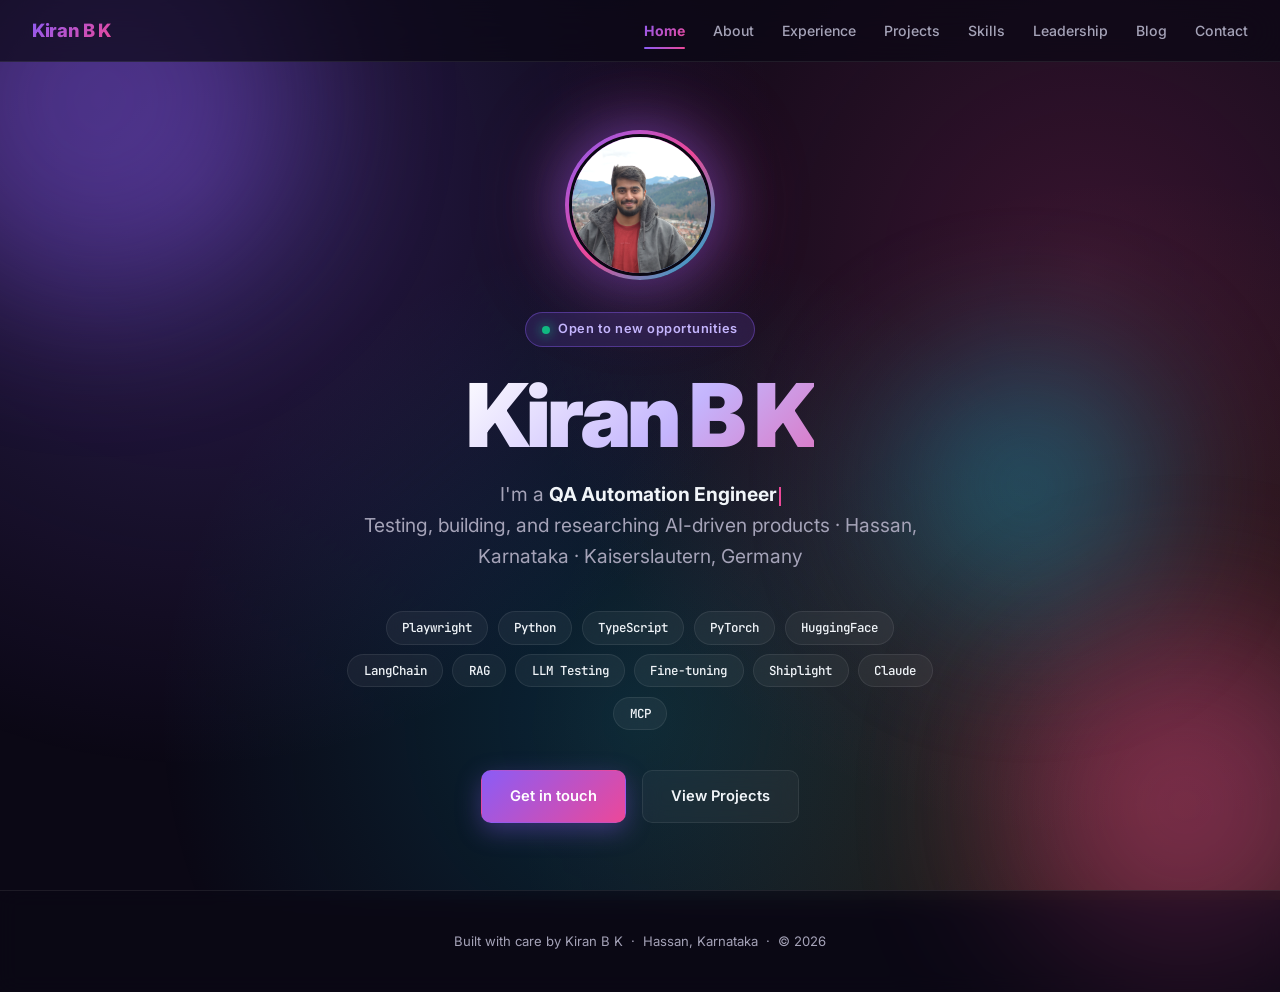
<file: index.html>
<!DOCTYPE html>
<html lang="en">
<head>
  <meta charset="UTF-8" />
  <meta name="viewport" content="width=device-width, initial-scale=1.0" />
  <title>Kiran B K — QA Automation Engineer</title>
  <link rel="preconnect" href="https://fonts.googleapis.com" />
  <link href="https://fonts.googleapis.com/css2?family=Inter:wght@300;400;500;600;700;800&family=JetBrains+Mono:wght@400;500&display=swap" rel="stylesheet" />
  <style>
*, *::before, *::after { box-sizing: border-box; margin: 0; padding: 0; }

:root {
  --bg: #0b0815;
  --bg2: #141025;
  --bg3: #1c1733;
  --border: rgba(255,255,255,0.08);
  --purple: #8b5cf6;
  --pink: #ec4899;
  --cyan: #06b6d4;
  --amber: #f59e0b;
  --emerald: #10b981;
  --text: #f1f5f9;
  --muted: #a5a3b8;
  --card: rgba(255,255,255,0.04);
}

html { scroll-behavior: smooth; }

body {
  background: var(--bg);
  color: var(--text);
  font-family: 'Inter', -apple-system, sans-serif;
  line-height: 1.6;
  overflow-x: hidden;
  min-height: 100vh;
  display: flex;
  flex-direction: column;
  position: relative;
}

/* Animated mesh background */
body::before {
  content: '';
  position: fixed;
  inset: 0;
  background:
    radial-gradient(circle at 15% 20%, rgba(139,92,246,0.25), transparent 45%),
    radial-gradient(circle at 85% 30%, rgba(236,72,153,0.2), transparent 45%),
    radial-gradient(circle at 50% 80%, rgba(6,182,212,0.18), transparent 50%),
    radial-gradient(circle at 90% 90%, rgba(245,158,11,0.15), transparent 45%);
  z-index: -2;
  pointer-events: none;
  animation: meshShift 20s ease-in-out infinite alternate;
}

@keyframes meshShift {
  0%   { transform: translate(0,0) scale(1); }
  50%  { transform: translate(2%,-1%) scale(1.05); }
  100% { transform: translate(-1%,2%) scale(1); }
}

/* Floating blobs */
.blob {
  position: fixed;
  border-radius: 50%;
  filter: blur(80px);
  opacity: 0.4;
  pointer-events: none;
  z-index: -1;
}
.blob-1 { width: 400px; height: 400px; background: var(--purple); top: -100px; left: -100px; animation: float 18s ease-in-out infinite; }
.blob-2 { width: 350px; height: 350px; background: var(--pink); bottom: -80px; right: -80px; animation: float 22s ease-in-out infinite reverse; }
.blob-3 { width: 250px; height: 250px; background: var(--cyan); top: 40%; right: 10%; animation: float 25s ease-in-out infinite; }

@keyframes float {
  0%, 100% { transform: translate(0, 0); }
  33%  { transform: translate(40px, -30px); }
  66%  { transform: translate(-30px, 40px); }
}

main { flex: 1; position: relative; z-index: 1; }

/* ─── NAV ─── */
nav {
  position: sticky;
  top: 0;
  z-index: 100;
  padding: 1rem 2rem;
  display: flex;
  align-items: center;
  justify-content: space-between;
  background: rgba(11,8,21,0.7);
  backdrop-filter: blur(20px);
  -webkit-backdrop-filter: blur(20px);
  border-bottom: 1px solid var(--border);
}
.nav-logo {
  font-weight: 800;
  font-size: 1.15rem;
  background: linear-gradient(135deg, var(--purple), var(--pink), var(--cyan));
  background-size: 200% 200%;
  -webkit-background-clip: text;
  -webkit-text-fill-color: transparent;
  letter-spacing: -0.02em;
  text-decoration: none;
  animation: gradientShift 5s ease infinite;
}
@keyframes gradientShift {
  0%, 100% { background-position: 0% 50%; }
  50% { background-position: 100% 50%; }
}
.nav-links { display: flex; gap: 1.75rem; list-style: none; }
.nav-links a {
  color: var(--muted);
  text-decoration: none;
  font-size: 0.88rem;
  font-weight: 500;
  transition: color 0.2s;
  position: relative;
  padding: 0.25rem 0;
}
.nav-links a:hover { color: var(--text); }
.nav-links a.active {
  background: linear-gradient(135deg, var(--purple), var(--pink));
  -webkit-background-clip: text;
  -webkit-text-fill-color: transparent;
  font-weight: 700;
}
.nav-links a.active::after {
  content: '';
  position: absolute;
  bottom: -6px; left: 0; right: 0;
  height: 2px;
  background: linear-gradient(90deg, var(--purple), var(--pink));
  border-radius: 2px;
}

.nav-toggle {
  display: none;
  background: transparent;
  border: 1px solid var(--border);
  color: var(--text);
  padding: 0.4rem 0.7rem;
  border-radius: 8px;
  cursor: pointer;
  font-size: 1rem;
}

@media(max-width:760px) {
  .nav-toggle { display: block; }
  .nav-links {
    display: none;
    position: absolute;
    top: 100%; left: 0; right: 0;
    background: rgba(11,8,21,0.97);
    backdrop-filter: blur(20px);
    border-bottom: 1px solid var(--border);
    flex-direction: column;
    padding: 1.25rem 2rem;
    gap: 1rem;
  }
  .nav-links.open { display: flex; }
}

/* ─── PAGE HEADER ─── */
.page-header {
  text-align: center;
  padding: 5rem 2rem 2rem;
  position: relative;
}
.page-header .section-label { display: inline-block; margin-bottom: 0.75rem; }
.page-header h1 {
  font-size: clamp(2.2rem, 5.5vw, 3.75rem);
  font-weight: 900;
  letter-spacing: -0.035em;
  line-height: 1.1;
  margin-bottom: 1rem;
}
.page-header h1 .gradient {
  background: linear-gradient(135deg, var(--purple) 0%, var(--pink) 50%, var(--cyan) 100%);
  -webkit-background-clip: text;
  -webkit-text-fill-color: transparent;
}
.page-header p {
  color: var(--muted);
  max-width: 600px;
  margin: 0 auto;
  font-size: 1.05rem;
}

/* ─── HERO ─── */
.hero {
  min-height: calc(100vh - 72px);
  display: flex;
  flex-direction: column;
  align-items: center;
  justify-content: center;
  text-align: center;
  padding: 4rem 2rem;
  position: relative;
}
.hero-avatar {
  width: 150px; height: 150px;
  border-radius: 50%;
  padding: 4px;
  background: linear-gradient(135deg, var(--purple), var(--pink), var(--cyan));
  display: flex;
  align-items: center;
  justify-content: center;
  margin-bottom: 2rem;
  position: relative;
  z-index: 1;
  box-shadow: 0 0 60px rgba(139,92,246,0.5), 0 0 100px rgba(236,72,153,0.3);
  animation: avatarGlow 4s ease-in-out infinite;
  overflow: hidden;
}
.hero-avatar img {
  width: 100%;
  height: 100%;
  border-radius: 50%;
  object-fit: cover;
  object-position: center 25%;
  display: block;
  border: 3px solid var(--bg);
}
@keyframes avatarGlow {
  0%, 100% { box-shadow: 0 0 60px rgba(139,92,246,0.5), 0 0 100px rgba(236,72,153,0.3); }
  50% { box-shadow: 0 0 80px rgba(236,72,153,0.6), 0 0 120px rgba(6,182,212,0.4); }
}
.hero-badge {
  display: inline-flex;
  align-items: center;
  gap: 0.5rem;
  background: rgba(139,92,246,0.15);
  border: 1px solid rgba(139,92,246,0.4);
  color: #c4b5fd;
  padding: 0.4rem 1rem;
  border-radius: 999px;
  font-size: 0.8rem;
  font-weight: 600;
  margin-bottom: 1.5rem;
  letter-spacing: 0.04em;
  position: relative;
  z-index: 1;
  backdrop-filter: blur(10px);
}
.hero-badge::before {
  content: '';
  width: 8px; height: 8px;
  border-radius: 50%;
  background: var(--emerald);
  box-shadow: 0 0 12px var(--emerald);
  animation: pulse 2s ease-in-out infinite;
}
@keyframes pulse {
  0%, 100% { opacity: 1; transform: scale(1); }
  50% { opacity: 0.6; transform: scale(1.2); }
}
.hero h1 {
  font-size: clamp(2.75rem, 8vw, 5.5rem);
  font-weight: 900;
  letter-spacing: -0.045em;
  line-height: 1;
  margin-bottom: 1.25rem;
  position: relative;
  z-index: 1;
}
.hero h1 .gradient {
  background: linear-gradient(135deg, #fff 0%, #c4b5fd 30%, var(--pink) 65%, var(--cyan) 100%);
  -webkit-background-clip: text;
  -webkit-text-fill-color: transparent;
  background-size: 200% 200%;
  animation: gradientShift 6s ease infinite;
}
.hero-sub {
  font-size: clamp(1rem, 2.2vw, 1.2rem);
  color: var(--muted);
  max-width: 640px;
  margin: 0 auto 2.5rem;
  position: relative;
  z-index: 1;
}
.hero-chips {
  display: flex;
  flex-wrap: wrap;
  gap: 0.6rem;
  justify-content: center;
  margin-bottom: 2.5rem;
  position: relative;
  z-index: 1;
  max-width: 600px;
}
.chip {
  background: rgba(255,255,255,0.05);
  border: 1px solid var(--border);
  color: var(--text);
  padding: 0.35rem 0.95rem;
  border-radius: 999px;
  font-size: 0.78rem;
  font-weight: 500;
  font-family: 'JetBrains Mono', monospace;
  backdrop-filter: blur(10px);
  transition: all 0.2s;
}
.chip:hover {
  border-color: var(--purple);
  color: #c4b5fd;
  transform: translateY(-2px);
}
.hero-cta {
  display: flex;
  gap: 1rem;
  flex-wrap: wrap;
  justify-content: center;
  position: relative;
  z-index: 1;
}
.btn {
  display: inline-flex;
  align-items: center;
  gap: 0.5rem;
  padding: 0.85rem 1.75rem;
  border-radius: 10px;
  font-size: 0.92rem;
  font-weight: 600;
  text-decoration: none;
  transition: all 0.25s;
  cursor: pointer;
  border: 1px solid transparent;
  position: relative;
  overflow: hidden;
}
.btn-primary {
  background: linear-gradient(135deg, var(--purple), var(--pink));
  color: #fff;
  box-shadow: 0 8px 24px rgba(139,92,246,0.35);
}
.btn-primary:hover {
  transform: translateY(-2px);
  box-shadow: 0 14px 36px rgba(236,72,153,0.45);
}
.btn-outline {
  background: rgba(255,255,255,0.04);
  color: var(--text);
  border-color: var(--border);
  backdrop-filter: blur(10px);
}
.btn-outline:hover {
  border-color: var(--cyan);
  color: var(--cyan);
  transform: translateY(-2px);
  background: rgba(6,182,212,0.08);
}

/* ─── SECTIONS ─── */
section { padding: 3rem 2rem; max-width: 1000px; margin: 0 auto; width: 100%; }
.section-label {
  font-size: 0.75rem;
  font-weight: 700;
  letter-spacing: 0.14em;
  background: linear-gradient(135deg, var(--purple), var(--pink));
  -webkit-background-clip: text;
  -webkit-text-fill-color: transparent;
  text-transform: uppercase;
  margin-bottom: 0.5rem;
}
h2 {
  font-size: clamp(1.6rem, 3.2vw, 2.25rem);
  font-weight: 800;
  letter-spacing: -0.035em;
  margin-bottom: 2rem;
  color: var(--text);
}
h2 .gradient {
  background: linear-gradient(135deg, var(--purple), var(--pink), var(--cyan));
  -webkit-background-clip: text;
  -webkit-text-fill-color: transparent;
}

/* ─── GLASS CARD BASE ─── */
.glass {
  background: rgba(255,255,255,0.04);
  backdrop-filter: blur(14px);
  -webkit-backdrop-filter: blur(14px);
  border: 1px solid var(--border);
  border-radius: 20px;
  position: relative;
  overflow: hidden;
}
.glass::before {
  content: '';
  position: absolute;
  top: 0; left: 0; right: 0;
  height: 1px;
  background: linear-gradient(90deg, transparent, rgba(255,255,255,0.15), transparent);
}

/* ─── ABOUT ─── */
.about-grid {
  display: grid;
  grid-template-columns: 1fr 1fr;
  gap: 1.5rem;
}
@media(max-width:680px){ .about-grid { grid-template-columns: 1fr; } }
.about-card {
  padding: 2rem;
  transition: transform 0.3s, border-color 0.3s;
}
.about-card:hover { transform: translateY(-4px); border-color: rgba(139,92,246,0.4); }
.about-card h3 {
  font-size: 1.1rem;
  font-weight: 700;
  margin-bottom: 0.75rem;
  background: linear-gradient(135deg, var(--purple), var(--pink));
  -webkit-background-clip: text;
  -webkit-text-fill-color: transparent;
}
.about-card p { color: var(--muted); font-size: 0.93rem; line-height: 1.7; }

/* ─── EXPERIENCE ─── */
.exp-card {
  padding: 2rem;
  margin-bottom: 1.5rem;
  transition: transform 0.3s, border-color 0.3s;
}
.exp-card::after {
  content: '';
  position: absolute;
  top: 0; left: 0;
  width: 4px; height: 100%;
  background: linear-gradient(180deg, var(--purple), var(--pink), var(--cyan));
}
.exp-card:hover { transform: translateY(-3px); border-color: rgba(236,72,153,0.4); }
.exp-header {
  display: flex;
  align-items: flex-start;
  justify-content: space-between;
  gap: 1rem;
  flex-wrap: wrap;
  margin-bottom: 0.5rem;
}
.exp-title { font-size: 1.15rem; font-weight: 800; }
.exp-company {
  background: linear-gradient(135deg, var(--cyan), var(--purple));
  -webkit-background-clip: text;
  -webkit-text-fill-color: transparent;
  font-weight: 700;
  font-size: 0.95rem;
}
.exp-date {
  font-size: 0.78rem;
  color: var(--text);
  background: linear-gradient(135deg, rgba(139,92,246,0.2), rgba(236,72,153,0.2));
  border: 1px solid rgba(139,92,246,0.3);
  padding: 0.3rem 0.85rem;
  border-radius: 999px;
  white-space: nowrap;
  font-family: 'JetBrains Mono', monospace;
  font-weight: 500;
}
.exp-tags { display: flex; flex-wrap: wrap; gap: 0.4rem; margin: 1rem 0; }
.tag {
  background: rgba(139,92,246,0.12);
  border: 1px solid rgba(139,92,246,0.3);
  color: #c4b5fd;
  padding: 0.25rem 0.7rem;
  border-radius: 6px;
  font-size: 0.72rem;
  font-weight: 600;
  font-family: 'JetBrains Mono', monospace;
}
.tag.pink { background: rgba(236,72,153,0.12); border-color: rgba(236,72,153,0.3); color: #f9a8d4; }
.tag.cyan { background: rgba(6,182,212,0.12); border-color: rgba(6,182,212,0.3); color: #67e8f9; }
.tag.amber { background: rgba(245,158,11,0.12); border-color: rgba(245,158,11,0.3); color: #fcd34d; }
.exp-bullets { list-style: none; margin-top: 0.5rem; }
.exp-bullets li {
  color: var(--muted);
  font-size: 0.92rem;
  line-height: 1.7;
  padding: 0.35rem 0;
  padding-left: 1.5rem;
  position: relative;
}
.exp-bullets li::before {
  content: '▸';
  position: absolute;
  left: 0;
  background: linear-gradient(135deg, var(--purple), var(--pink));
  -webkit-background-clip: text;
  -webkit-text-fill-color: transparent;
  font-size: 0.9rem;
  top: 0.45rem;
  font-weight: 900;
}
.exp-bullets li strong { color: var(--text); font-weight: 600; }

/* ─── PROJECTS ─── */
.projects-grid {
  display: grid;
  grid-template-columns: repeat(auto-fill, minmax(290px, 1fr));
  gap: 1.5rem;
}
.project-card {
  padding: 1.75rem;
  transition: all 0.3s;
  display: flex;
  flex-direction: column;
}
.project-card:hover {
  transform: translateY(-6px);
  border-color: rgba(236,72,153,0.45);
  box-shadow: 0 20px 50px rgba(139,92,246,0.25);
}
.project-icon {
  width: 52px; height: 52px;
  border-radius: 14px;
  display: flex;
  align-items: center;
  justify-content: center;
  font-size: 1.6rem;
  margin-bottom: 1.1rem;
  box-shadow: 0 8px 24px rgba(0,0,0,0.2);
}
.project-card h3 { font-size: 1.05rem; font-weight: 800; margin-bottom: 0.5rem; }
.project-card p { color: var(--muted); font-size: 0.88rem; line-height: 1.65; flex: 1; }
.project-footer { margin-top: 1.25rem; display: flex; gap: 0.5rem; flex-wrap: wrap; }

/* ─── LEADERSHIP ─── */
.leadership-grid {
  display: grid;
  grid-template-columns: 1fr 1fr;
  gap: 1.25rem;
}
@media(max-width:680px){ .leadership-grid { grid-template-columns: 1fr; } }
.lead-card {
  padding: 1.6rem;
  transition: all 0.3s;
}
.lead-card:hover { transform: translateY(-4px); border-color: rgba(6,182,212,0.4); }
.lead-icon {
  font-size: 2rem;
  margin-bottom: 0.85rem;
  display: inline-block;
  filter: drop-shadow(0 4px 12px rgba(139,92,246,0.5));
}
.lead-card h3 {
  font-size: 1rem;
  font-weight: 800;
  margin-bottom: 0.45rem;
}
.lead-card p { color: var(--muted); font-size: 0.87rem; line-height: 1.65; }

/* ─── SOCIAL ─── */
.social-grid {
  display: grid;
  grid-template-columns: repeat(auto-fill, minmax(260px, 1fr));
  gap: 1.25rem;
}
.social-card {
  padding: 1.6rem;
  display: flex;
  gap: 1rem;
  align-items: flex-start;
  transition: all 0.3s;
}
.social-card:hover { transform: translateY(-4px); border-color: rgba(245,158,11,0.4); }
.social-emoji {
  font-size: 1.75rem;
  flex-shrink: 0;
  filter: drop-shadow(0 4px 10px rgba(236,72,153,0.5));
}
.social-card h3 { font-size: 0.95rem; font-weight: 700; margin-bottom: 0.35rem; }
.social-card p { color: var(--muted); font-size: 0.84rem; line-height: 1.6; }

/* ─── SPORTS ─── */
.sports-row {
  display: grid;
  grid-template-columns: repeat(auto-fit, minmax(240px, 1fr));
  gap: 1rem;
}
.sport-badge {
  padding: 1.4rem 1.5rem;
  display: flex;
  align-items: center;
  gap: 1rem;
  transition: all 0.3s;
}
.sport-badge:hover { transform: translateY(-4px) scale(1.02); border-color: rgba(245,158,11,0.5); }
.sport-badge .medal {
  font-size: 2rem;
  filter: drop-shadow(0 4px 12px rgba(245,158,11,0.6));
}
.sport-badge .sport-info strong { display: block; font-size: 0.95rem; font-weight: 800; margin-bottom: 0.15rem; }
.sport-badge .sport-info span { color: var(--muted); font-size: 0.8rem; }

/* ─── SKILLS ─── */
.skills-grid {
  display: grid;
  grid-template-columns: repeat(auto-fill, minmax(200px, 1fr));
  gap: 1.25rem;
}
.skill-group {
  padding: 1.4rem;
  transition: all 0.3s;
}
.skill-group:hover { transform: translateY(-3px); border-color: rgba(139,92,246,0.4); }
.skill-group h4 {
  font-size: 0.78rem;
  font-weight: 800;
  background: linear-gradient(135deg, var(--purple), var(--pink));
  -webkit-background-clip: text;
  -webkit-text-fill-color: transparent;
  text-transform: uppercase;
  letter-spacing: 0.1em;
  margin-bottom: 0.85rem;
}
.skill-group ul { list-style: none; }
.skill-group li {
  color: var(--muted);
  font-size: 0.85rem;
  padding: 0.25rem 0;
  font-family: 'JetBrains Mono', monospace;
  border-bottom: 1px dashed rgba(255,255,255,0.05);
}
.skill-group li:last-child { border-bottom: none; }

/* ─── CONTACT ─── */
.contact-wrap { text-align: center; }
.contact-card {
  padding: 3.5rem 2rem;
  max-width: 580px;
  margin: 0 auto;
  position: relative;
}
.contact-card::after {
  content: '';
  position: absolute;
  inset: 0;
  background:
    radial-gradient(ellipse 60% 50% at 50% 0%, rgba(236,72,153,0.18) 0%, transparent 70%),
    radial-gradient(ellipse 60% 50% at 50% 100%, rgba(6,182,212,0.12) 0%, transparent 70%);
  pointer-events: none;
  border-radius: inherit;
}
.contact-card p {
  color: var(--muted);
  margin-bottom: 2rem;
  position: relative;
  z-index: 1;
  font-size: 0.98rem;
}
.contact-links {
  display: flex;
  flex-wrap: wrap;
  gap: 0.75rem;
  justify-content: center;
  position: relative;
  z-index: 1;
}

/* ─── FOOTER ─── */
footer {
  text-align: center;
  padding: 2.5rem 2rem;
  color: var(--muted);
  font-size: 0.82rem;
  border-top: 1px solid var(--border);
  margin-top: auto;
  background: rgba(11,8,21,0.5);
  backdrop-filter: blur(10px);
  position: relative;
  z-index: 1;
}
footer span {
  background: linear-gradient(135deg, var(--purple), var(--pink));
  -webkit-background-clip: text;
  -webkit-text-fill-color: transparent;
  font-weight: 700;
}

/* ─── SCROLL ANIMATION ─── */
.fade-in { opacity: 0; transform: translateY(28px); transition: opacity 0.7s ease, transform 0.7s ease; }
.fade-in.visible { opacity: 1; transform: translateY(0); }


/* ─── Scroll progress bar ─── */
.scroll-progress {
  position: fixed;
  top: 0; left: 0;
  height: 3px;
  width: 0%;
  background: linear-gradient(90deg, var(--purple), var(--pink), var(--cyan));
  z-index: 200;
  box-shadow: 0 0 10px rgba(236,72,153,0.6);
  transition: width 0.1s linear;
}

/* ─── Sparkles ─── */
.sparkle {
  position: fixed;
  width: 4px; height: 4px;
  border-radius: 50%;
  background: white;
  pointer-events: none;
  z-index: -1;
  opacity: 0;
  animation: sparkleFloat 6s ease-in-out infinite;
}
@keyframes sparkleFloat {
  0%   { opacity: 0; transform: translateY(0) scale(0); }
  25%  { opacity: 0.9; transform: translateY(-20px) scale(1); }
  50%  { opacity: 0.6; transform: translateY(-40px) scale(1.2); }
  75%  { opacity: 0.3; transform: translateY(-60px) scale(0.8); }
  100% { opacity: 0; transform: translateY(-80px) scale(0); }
}
.sparkle:nth-child(odd)  { background: var(--pink); box-shadow: 0 0 8px var(--pink); }
.sparkle:nth-child(3n)   { background: var(--cyan); box-shadow: 0 0 8px var(--cyan); }
.sparkle:nth-child(5n)   { background: var(--amber); box-shadow: 0 0 8px var(--amber); }

/* ─── Animated gradient border on project cards ─── */
.project-card { position: relative; }
.project-card::before {
  content: '';
  position: absolute;
  inset: -1px;
  border-radius: 20px;
  padding: 1px;
  background: linear-gradient(135deg, transparent, transparent);
  -webkit-mask: linear-gradient(#fff 0 0) content-box, linear-gradient(#fff 0 0);
  -webkit-mask-composite: xor;
          mask-composite: exclude;
  opacity: 0;
  transition: opacity 0.4s, background 0.4s;
  pointer-events: none;
}
.project-card:hover::before {
  background: linear-gradient(135deg, var(--purple), var(--pink), var(--cyan));
  opacity: 1;
}

/* ─── Tilt support ─── */
.tilt {
  transform-style: preserve-3d;
  transition: transform 0.15s ease-out, box-shadow 0.3s, border-color 0.3s;
  will-change: transform;
}
.tilt-inner { transform: translateZ(20px); }

/* ─── Animated heading underline shimmer ─── */
.page-header h1, .hero h1 {
  position: relative;
  display: inline-block;
}

/* ─── Section heading shimmer line ─── */
h2::after {
  content: '';
  display: block;
  width: 64px;
  height: 3px;
  margin-top: 0.6rem;
  border-radius: 4px;
  background: linear-gradient(90deg, var(--purple), var(--pink), var(--cyan), var(--purple));
  background-size: 300% 100%;
  animation: shimmer 4s linear infinite;
}
@keyframes shimmer {
  0%   { background-position: 0% 50%; }
  100% { background-position: 300% 50%; }
}

/* ─── Typewriter caret ─── */
.typewriter-caret {
  display: inline-block;
  width: 2px;
  height: 1em;
  background: var(--pink);
  margin-left: 2px;
  vertical-align: text-bottom;
  animation: caretBlink 1s steps(2) infinite;
}
@keyframes caretBlink {
  50% { opacity: 0; }
}

/* ─── Button ripple sheen ─── */
.btn-primary::after {
  content: '';
  position: absolute;
  top: 0; left: -100%;
  width: 100%; height: 100%;
  background: linear-gradient(90deg, transparent, rgba(255,255,255,0.25), transparent);
  transition: left 0.5s;
}
.btn-primary:hover::after { left: 100%; }

/* ─── Chip shimmer on hover ─── */
.chip {
  position: relative;
  overflow: hidden;
}
.chip::after {
  content: '';
  position: absolute;
  top: 0; left: -100%;
  width: 100%; height: 100%;
  background: linear-gradient(90deg, transparent, rgba(255,255,255,0.15), transparent);
  transition: left 0.5s;
}
.chip:hover::after { left: 100%; }

</style>
</head>
<body>
<div class="scroll-progress"></div>
<div class="sparkle" style="left:8%; top:80%; animation-delay:0s"></div>
<div class="sparkle" style="left:22%; top:45%; animation-delay:1.2s"></div>
<div class="sparkle" style="left:38%; top:70%; animation-delay:2.4s"></div>
<div class="sparkle" style="left:55%; top:30%; animation-delay:3.6s"></div>
<div class="sparkle" style="left:72%; top:65%; animation-delay:1.8s"></div>
<div class="sparkle" style="left:88%; top:40%; animation-delay:4.2s"></div>
<div class="sparkle" style="left:15%; top:20%; animation-delay:2.0s"></div>
<div class="sparkle" style="left:48%; top:90%; animation-delay:0.6s"></div>
<div class="sparkle" style="left:65%; top:12%; animation-delay:3.0s"></div>
<div class="sparkle" style="left:92%; top:75%; animation-delay:2.8s"></div>

<div class="blob blob-1"></div>
<div class="blob blob-2"></div>
<div class="blob blob-3"></div>

<nav>
  <a href="index.html" class="nav-logo">Kiran B K</a>
  <button class="nav-toggle" aria-label="Menu">☰</button>
  <ul class="nav-links">
    <li><a href="index.html" class="active">Home</a></li>
    <li><a href="about.html">About</a></li>
    <li><a href="experience.html">Experience</a></li>
    <li><a href="projects.html">Projects</a></li>
    <li><a href="skills.html">Skills</a></li>
    <li><a href="leadership.html">Leadership</a></li>
    <li><a href="blog.html">Blog</a></li>
    <li><a href="contact.html">Contact</a></li>
  </ul>
</nav>

<main>
  <section class="hero">
    <div class="hero-avatar"><img src="profile.jpg" alt="Kiran B K" /></div>
    <div class="hero-badge">Open to new opportunities</div>
    <h1><span class="gradient">Kiran B K</span></h1>
    <p class="hero-sub">
      I'm a <strong data-typewriter='["QA Automation Engineer","Founding QA at HeyGen","Software Developer","AI &amp; ML Engineer","ML Researcher","LLM Testing Specialist","Builder &amp; Tinkerer","M.Sc. CS @ RPTU Kaiserslautern"]' style="color:var(--text); font-weight:700;"></strong>
      <br />Testing, building, and researching AI-driven products · Hassan, Karnataka &middot; Kaiserslautern, Germany
    </p>
    <div class="hero-chips">
      <span class="chip">Playwright</span>
      <span class="chip">Python</span>
      <span class="chip">TypeScript</span>
      <span class="chip">PyTorch</span>
      <span class="chip">HuggingFace</span>
      <span class="chip">LangChain</span>
      <span class="chip">RAG</span>
      <span class="chip">LLM Testing</span>
      <span class="chip">Fine-tuning</span>
      <span class="chip">Shiplight</span>
      <span class="chip">Claude</span>
      <span class="chip">MCP</span>
    </div>
    <div class="hero-cta">
      <a href="contact.html" class="btn btn-primary">Get in touch</a>
      <a href="projects.html" class="btn btn-outline">View Projects</a>
    </div>
  </section>
</main>

<footer>
  <p>Built with care by Kiran B K &nbsp;·&nbsp; Hassan, Karnataka &nbsp;·&nbsp; © 2026</p>
</footer>

<script src="script.js"></script>
</body>
</html>
</file>
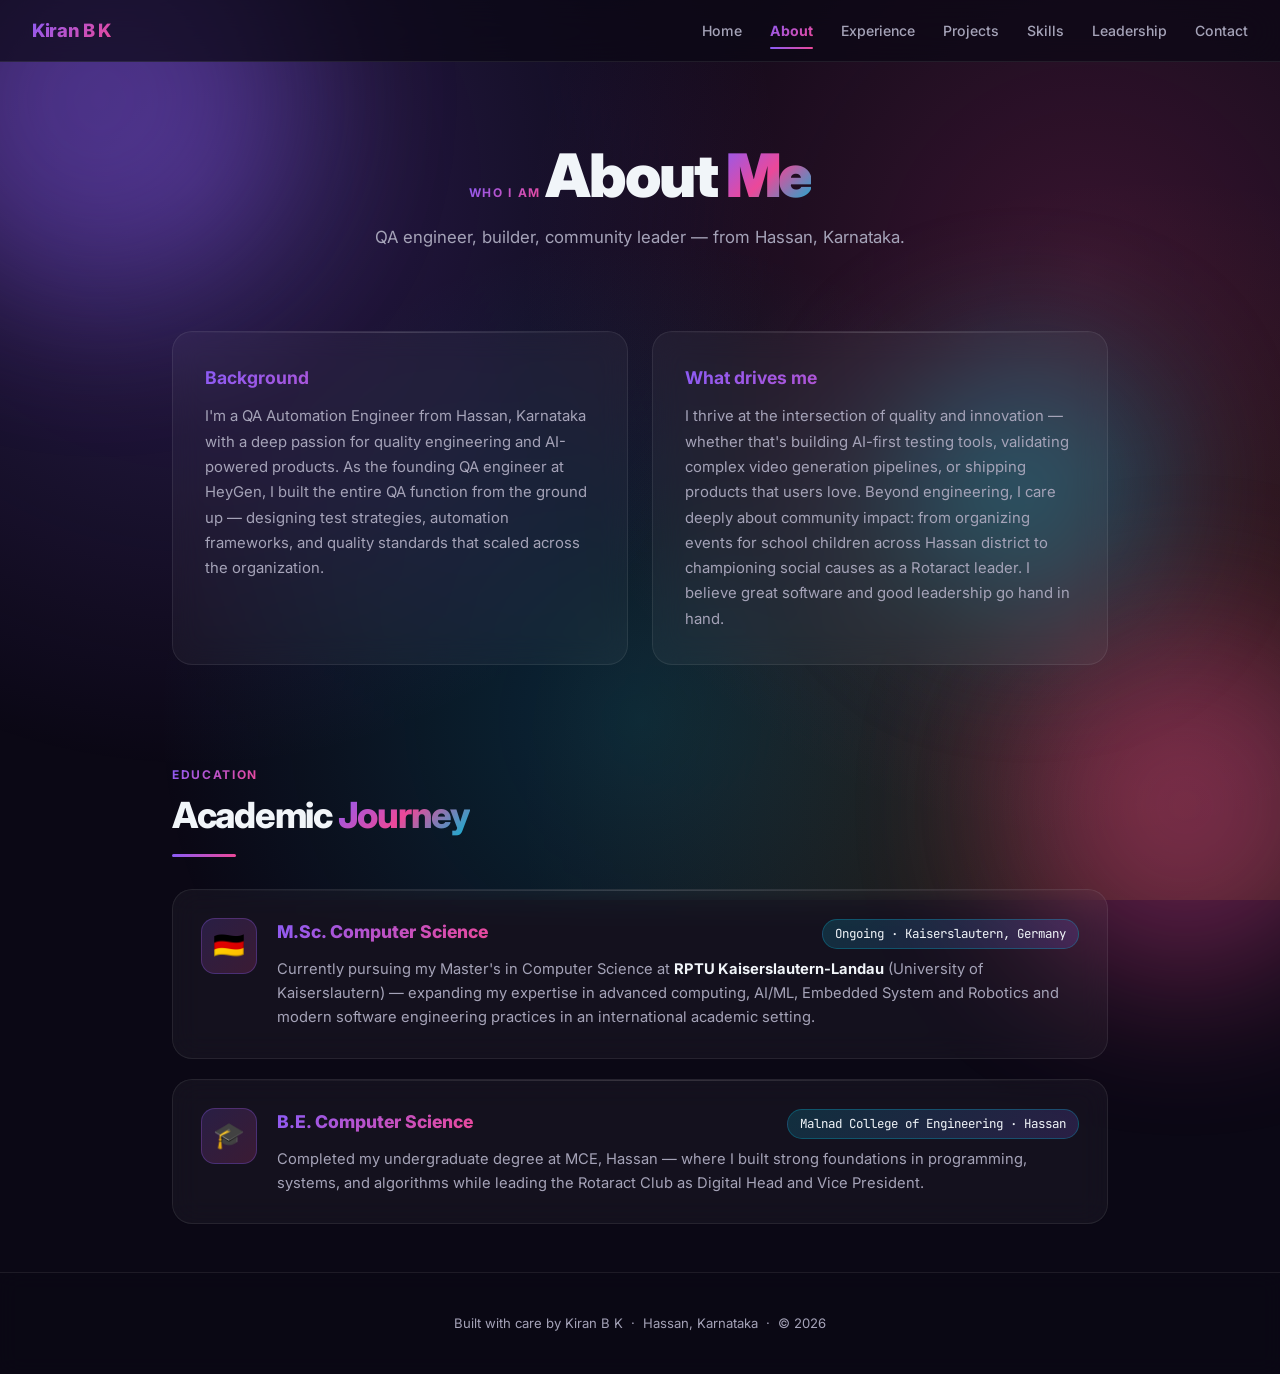
<file: about.html>
<!DOCTYPE html>
<html lang="en">
<head>
  <meta charset="UTF-8" />
  <meta name="viewport" content="width=device-width, initial-scale=1.0" />
  <title>About — Kiran B K</title>
  <link rel="preconnect" href="https://fonts.googleapis.com" />
  <link href="https://fonts.googleapis.com/css2?family=Inter:wght@300;400;500;600;700;800&family=JetBrains+Mono:wght@400;500&display=swap" rel="stylesheet" />
  <style>
*, *::before, *::after { box-sizing: border-box; margin: 0; padding: 0; }

:root {
  --bg: #0b0815;
  --bg2: #141025;
  --bg3: #1c1733;
  --border: rgba(255,255,255,0.08);
  --purple: #8b5cf6;
  --pink: #ec4899;
  --cyan: #06b6d4;
  --amber: #f59e0b;
  --emerald: #10b981;
  --text: #f1f5f9;
  --muted: #a5a3b8;
  --card: rgba(255,255,255,0.04);
}

html { scroll-behavior: smooth; }

body {
  background: var(--bg);
  color: var(--text);
  font-family: 'Inter', -apple-system, sans-serif;
  line-height: 1.6;
  overflow-x: hidden;
  min-height: 100vh;
  display: flex;
  flex-direction: column;
  position: relative;
}

/* Animated mesh background */
body::before {
  content: '';
  position: fixed;
  inset: 0;
  background:
    radial-gradient(circle at 15% 20%, rgba(139,92,246,0.25), transparent 45%),
    radial-gradient(circle at 85% 30%, rgba(236,72,153,0.2), transparent 45%),
    radial-gradient(circle at 50% 80%, rgba(6,182,212,0.18), transparent 50%),
    radial-gradient(circle at 90% 90%, rgba(245,158,11,0.15), transparent 45%);
  z-index: -2;
  pointer-events: none;
  animation: meshShift 20s ease-in-out infinite alternate;
}

@keyframes meshShift {
  0%   { transform: translate(0,0) scale(1); }
  50%  { transform: translate(2%,-1%) scale(1.05); }
  100% { transform: translate(-1%,2%) scale(1); }
}

/* Floating blobs */
.blob {
  position: fixed;
  border-radius: 50%;
  filter: blur(80px);
  opacity: 0.4;
  pointer-events: none;
  z-index: -1;
}
.blob-1 { width: 400px; height: 400px; background: var(--purple); top: -100px; left: -100px; animation: float 18s ease-in-out infinite; }
.blob-2 { width: 350px; height: 350px; background: var(--pink); bottom: -80px; right: -80px; animation: float 22s ease-in-out infinite reverse; }
.blob-3 { width: 250px; height: 250px; background: var(--cyan); top: 40%; right: 10%; animation: float 25s ease-in-out infinite; }

@keyframes float {
  0%, 100% { transform: translate(0, 0); }
  33%  { transform: translate(40px, -30px); }
  66%  { transform: translate(-30px, 40px); }
}

main { flex: 1; position: relative; z-index: 1; }

/* ─── NAV ─── */
nav {
  position: sticky;
  top: 0;
  z-index: 100;
  padding: 1rem 2rem;
  display: flex;
  align-items: center;
  justify-content: space-between;
  background: rgba(11,8,21,0.7);
  backdrop-filter: blur(20px);
  -webkit-backdrop-filter: blur(20px);
  border-bottom: 1px solid var(--border);
}
.nav-logo {
  font-weight: 800;
  font-size: 1.15rem;
  background: linear-gradient(135deg, var(--purple), var(--pink), var(--cyan));
  background-size: 200% 200%;
  -webkit-background-clip: text;
  -webkit-text-fill-color: transparent;
  letter-spacing: -0.02em;
  text-decoration: none;
  animation: gradientShift 5s ease infinite;
}
@keyframes gradientShift {
  0%, 100% { background-position: 0% 50%; }
  50% { background-position: 100% 50%; }
}
.nav-links { display: flex; gap: 1.75rem; list-style: none; }
.nav-links a {
  color: var(--muted);
  text-decoration: none;
  font-size: 0.88rem;
  font-weight: 500;
  transition: color 0.2s;
  position: relative;
  padding: 0.25rem 0;
}
.nav-links a:hover { color: var(--text); }
.nav-links a.active {
  background: linear-gradient(135deg, var(--purple), var(--pink));
  -webkit-background-clip: text;
  -webkit-text-fill-color: transparent;
  font-weight: 700;
}
.nav-links a.active::after {
  content: '';
  position: absolute;
  bottom: -6px; left: 0; right: 0;
  height: 2px;
  background: linear-gradient(90deg, var(--purple), var(--pink));
  border-radius: 2px;
}

.nav-toggle {
  display: none;
  background: transparent;
  border: 1px solid var(--border);
  color: var(--text);
  padding: 0.4rem 0.7rem;
  border-radius: 8px;
  cursor: pointer;
  font-size: 1rem;
}

@media(max-width:760px) {
  .nav-toggle { display: block; }
  .nav-links {
    display: none;
    position: absolute;
    top: 100%; left: 0; right: 0;
    background: rgba(11,8,21,0.97);
    backdrop-filter: blur(20px);
    border-bottom: 1px solid var(--border);
    flex-direction: column;
    padding: 1.25rem 2rem;
    gap: 1rem;
  }
  .nav-links.open { display: flex; }
}

/* ─── PAGE HEADER ─── */
.page-header {
  text-align: center;
  padding: 5rem 2rem 2rem;
  position: relative;
}
.page-header .section-label { display: inline-block; margin-bottom: 0.75rem; }
.page-header h1 {
  font-size: clamp(2.2rem, 5.5vw, 3.75rem);
  font-weight: 900;
  letter-spacing: -0.035em;
  line-height: 1.1;
  margin-bottom: 1rem;
}
.page-header h1 .gradient {
  background: linear-gradient(135deg, var(--purple) 0%, var(--pink) 50%, var(--cyan) 100%);
  -webkit-background-clip: text;
  -webkit-text-fill-color: transparent;
}
.page-header p {
  color: var(--muted);
  max-width: 600px;
  margin: 0 auto;
  font-size: 1.05rem;
}

/* ─── HERO ─── */
.hero {
  min-height: calc(100vh - 72px);
  display: flex;
  flex-direction: column;
  align-items: center;
  justify-content: center;
  text-align: center;
  padding: 4rem 2rem;
  position: relative;
}
.hero-avatar {
  width: 110px; height: 110px;
  border-radius: 50%;
  background: linear-gradient(135deg, var(--purple), var(--pink), var(--cyan));
  display: flex;
  align-items: center;
  justify-content: center;
  font-size: 2.5rem;
  font-weight: 800;
  color: white;
  margin-bottom: 2rem;
  position: relative;
  z-index: 1;
  box-shadow: 0 0 60px rgba(139,92,246,0.5), 0 0 100px rgba(236,72,153,0.3);
  animation: avatarGlow 4s ease-in-out infinite;
}
@keyframes avatarGlow {
  0%, 100% { box-shadow: 0 0 60px rgba(139,92,246,0.5), 0 0 100px rgba(236,72,153,0.3); }
  50% { box-shadow: 0 0 80px rgba(236,72,153,0.6), 0 0 120px rgba(6,182,212,0.4); }
}
.hero-badge {
  display: inline-flex;
  align-items: center;
  gap: 0.5rem;
  background: rgba(139,92,246,0.15);
  border: 1px solid rgba(139,92,246,0.4);
  color: #c4b5fd;
  padding: 0.4rem 1rem;
  border-radius: 999px;
  font-size: 0.8rem;
  font-weight: 600;
  margin-bottom: 1.5rem;
  letter-spacing: 0.04em;
  position: relative;
  z-index: 1;
  backdrop-filter: blur(10px);
}
.hero-badge::before {
  content: '';
  width: 8px; height: 8px;
  border-radius: 50%;
  background: var(--emerald);
  box-shadow: 0 0 12px var(--emerald);
  animation: pulse 2s ease-in-out infinite;
}
@keyframes pulse {
  0%, 100% { opacity: 1; transform: scale(1); }
  50% { opacity: 0.6; transform: scale(1.2); }
}
.hero h1 {
  font-size: clamp(2.75rem, 8vw, 5.5rem);
  font-weight: 900;
  letter-spacing: -0.045em;
  line-height: 1;
  margin-bottom: 1.25rem;
  position: relative;
  z-index: 1;
}
.hero h1 .gradient {
  background: linear-gradient(135deg, #fff 0%, #c4b5fd 30%, var(--pink) 65%, var(--cyan) 100%);
  -webkit-background-clip: text;
  -webkit-text-fill-color: transparent;
  background-size: 200% 200%;
  animation: gradientShift 6s ease infinite;
}
.hero-sub {
  font-size: clamp(1rem, 2.2vw, 1.2rem);
  color: var(--muted);
  max-width: 640px;
  margin: 0 auto 2.5rem;
  position: relative;
  z-index: 1;
}
.hero-chips {
  display: flex;
  flex-wrap: wrap;
  gap: 0.6rem;
  justify-content: center;
  margin-bottom: 2.5rem;
  position: relative;
  z-index: 1;
  max-width: 600px;
}
.chip {
  background: rgba(255,255,255,0.05);
  border: 1px solid var(--border);
  color: var(--text);
  padding: 0.35rem 0.95rem;
  border-radius: 999px;
  font-size: 0.78rem;
  font-weight: 500;
  font-family: 'JetBrains Mono', monospace;
  backdrop-filter: blur(10px);
  transition: all 0.2s;
}
.chip:hover {
  border-color: var(--purple);
  color: #c4b5fd;
  transform: translateY(-2px);
}
.hero-cta {
  display: flex;
  gap: 1rem;
  flex-wrap: wrap;
  justify-content: center;
  position: relative;
  z-index: 1;
}
.btn {
  display: inline-flex;
  align-items: center;
  gap: 0.5rem;
  padding: 0.85rem 1.75rem;
  border-radius: 10px;
  font-size: 0.92rem;
  font-weight: 600;
  text-decoration: none;
  transition: all 0.25s;
  cursor: pointer;
  border: 1px solid transparent;
  position: relative;
  overflow: hidden;
}
.btn-primary {
  background: linear-gradient(135deg, var(--purple), var(--pink));
  color: #fff;
  box-shadow: 0 8px 24px rgba(139,92,246,0.35);
}
.btn-primary:hover {
  transform: translateY(-2px);
  box-shadow: 0 14px 36px rgba(236,72,153,0.45);
}
.btn-outline {
  background: rgba(255,255,255,0.04);
  color: var(--text);
  border-color: var(--border);
  backdrop-filter: blur(10px);
}
.btn-outline:hover {
  border-color: var(--cyan);
  color: var(--cyan);
  transform: translateY(-2px);
  background: rgba(6,182,212,0.08);
}

/* ─── SECTIONS ─── */
section { padding: 3rem 2rem; max-width: 1000px; margin: 0 auto; width: 100%; }
.section-label {
  font-size: 0.75rem;
  font-weight: 700;
  letter-spacing: 0.14em;
  background: linear-gradient(135deg, var(--purple), var(--pink));
  -webkit-background-clip: text;
  -webkit-text-fill-color: transparent;
  text-transform: uppercase;
  margin-bottom: 0.5rem;
}
h2 {
  font-size: clamp(1.6rem, 3.2vw, 2.25rem);
  font-weight: 800;
  letter-spacing: -0.035em;
  margin-bottom: 2rem;
  color: var(--text);
}
h2 .gradient {
  background: linear-gradient(135deg, var(--purple), var(--pink), var(--cyan));
  -webkit-background-clip: text;
  -webkit-text-fill-color: transparent;
}

/* ─── GLASS CARD BASE ─── */
.glass {
  background: rgba(255,255,255,0.04);
  backdrop-filter: blur(14px);
  -webkit-backdrop-filter: blur(14px);
  border: 1px solid var(--border);
  border-radius: 20px;
  position: relative;
  overflow: hidden;
}
.glass::before {
  content: '';
  position: absolute;
  top: 0; left: 0; right: 0;
  height: 1px;
  background: linear-gradient(90deg, transparent, rgba(255,255,255,0.15), transparent);
}

/* ─── ABOUT ─── */
.about-grid {
  display: grid;
  grid-template-columns: 1fr 1fr;
  gap: 1.5rem;
}
@media(max-width:680px){ .about-grid { grid-template-columns: 1fr; } }
.about-card {
  padding: 2rem;
  transition: transform 0.3s, border-color 0.3s;
}
.about-card:hover { transform: translateY(-4px); border-color: rgba(139,92,246,0.4); }
.about-card h3 {
  font-size: 1.1rem;
  font-weight: 700;
  margin-bottom: 0.75rem;
  background: linear-gradient(135deg, var(--purple), var(--pink));
  -webkit-background-clip: text;
  -webkit-text-fill-color: transparent;
}
.about-card p { color: var(--muted); font-size: 0.93rem; line-height: 1.7; }

/* ─── EXPERIENCE ─── */
.exp-card {
  padding: 2rem;
  margin-bottom: 1.5rem;
  transition: transform 0.3s, border-color 0.3s;
}
.exp-card::after {
  content: '';
  position: absolute;
  top: 0; left: 0;
  width: 4px; height: 100%;
  background: linear-gradient(180deg, var(--purple), var(--pink), var(--cyan));
}
.exp-card:hover { transform: translateY(-3px); border-color: rgba(236,72,153,0.4); }
.exp-header {
  display: flex;
  align-items: flex-start;
  justify-content: space-between;
  gap: 1rem;
  flex-wrap: wrap;
  margin-bottom: 0.5rem;
}
.exp-title { font-size: 1.15rem; font-weight: 800; }
.exp-company {
  background: linear-gradient(135deg, var(--cyan), var(--purple));
  -webkit-background-clip: text;
  -webkit-text-fill-color: transparent;
  font-weight: 700;
  font-size: 0.95rem;
}
.exp-date {
  font-size: 0.78rem;
  color: var(--text);
  background: linear-gradient(135deg, rgba(139,92,246,0.2), rgba(236,72,153,0.2));
  border: 1px solid rgba(139,92,246,0.3);
  padding: 0.3rem 0.85rem;
  border-radius: 999px;
  white-space: nowrap;
  font-family: 'JetBrains Mono', monospace;
  font-weight: 500;
}
.exp-tags { display: flex; flex-wrap: wrap; gap: 0.4rem; margin: 1rem 0; }
.tag {
  background: rgba(139,92,246,0.12);
  border: 1px solid rgba(139,92,246,0.3);
  color: #c4b5fd;
  padding: 0.25rem 0.7rem;
  border-radius: 6px;
  font-size: 0.72rem;
  font-weight: 600;
  font-family: 'JetBrains Mono', monospace;
}
.tag.pink { background: rgba(236,72,153,0.12); border-color: rgba(236,72,153,0.3); color: #f9a8d4; }
.tag.cyan { background: rgba(6,182,212,0.12); border-color: rgba(6,182,212,0.3); color: #67e8f9; }
.tag.amber { background: rgba(245,158,11,0.12); border-color: rgba(245,158,11,0.3); color: #fcd34d; }
.exp-bullets { list-style: none; margin-top: 0.5rem; }
.exp-bullets li {
  color: var(--muted);
  font-size: 0.92rem;
  line-height: 1.7;
  padding: 0.35rem 0;
  padding-left: 1.5rem;
  position: relative;
}
.exp-bullets li::before {
  content: '▸';
  position: absolute;
  left: 0;
  background: linear-gradient(135deg, var(--purple), var(--pink));
  -webkit-background-clip: text;
  -webkit-text-fill-color: transparent;
  font-size: 0.9rem;
  top: 0.45rem;
  font-weight: 900;
}
.exp-bullets li strong { color: var(--text); font-weight: 600; }

/* ─── PROJECTS ─── */
.projects-grid {
  display: grid;
  grid-template-columns: repeat(auto-fill, minmax(290px, 1fr));
  gap: 1.5rem;
}
.project-card {
  padding: 1.75rem;
  transition: all 0.3s;
  display: flex;
  flex-direction: column;
}
.project-card:hover {
  transform: translateY(-6px);
  border-color: rgba(236,72,153,0.45);
  box-shadow: 0 20px 50px rgba(139,92,246,0.25);
}
.project-icon {
  width: 52px; height: 52px;
  border-radius: 14px;
  display: flex;
  align-items: center;
  justify-content: center;
  font-size: 1.6rem;
  margin-bottom: 1.1rem;
  box-shadow: 0 8px 24px rgba(0,0,0,0.2);
}
.project-card h3 { font-size: 1.05rem; font-weight: 800; margin-bottom: 0.5rem; }
.project-card p { color: var(--muted); font-size: 0.88rem; line-height: 1.65; flex: 1; }
.project-footer { margin-top: 1.25rem; display: flex; gap: 0.5rem; flex-wrap: wrap; }

/* ─── LEADERSHIP ─── */
.leadership-grid {
  display: grid;
  grid-template-columns: 1fr 1fr;
  gap: 1.25rem;
}
@media(max-width:680px){ .leadership-grid { grid-template-columns: 1fr; } }
.lead-card {
  padding: 1.6rem;
  transition: all 0.3s;
}
.lead-card:hover { transform: translateY(-4px); border-color: rgba(6,182,212,0.4); }
.lead-icon {
  font-size: 2rem;
  margin-bottom: 0.85rem;
  display: inline-block;
  filter: drop-shadow(0 4px 12px rgba(139,92,246,0.5));
}
.lead-card h3 {
  font-size: 1rem;
  font-weight: 800;
  margin-bottom: 0.45rem;
}
.lead-card p { color: var(--muted); font-size: 0.87rem; line-height: 1.65; }

/* ─── SOCIAL ─── */
.social-grid {
  display: grid;
  grid-template-columns: repeat(auto-fill, minmax(260px, 1fr));
  gap: 1.25rem;
}
.social-card {
  padding: 1.6rem;
  display: flex;
  gap: 1rem;
  align-items: flex-start;
  transition: all 0.3s;
}
.social-card:hover { transform: translateY(-4px); border-color: rgba(245,158,11,0.4); }
.social-emoji {
  font-size: 1.75rem;
  flex-shrink: 0;
  filter: drop-shadow(0 4px 10px rgba(236,72,153,0.5));
}
.social-card h3 { font-size: 0.95rem; font-weight: 700; margin-bottom: 0.35rem; }
.social-card p { color: var(--muted); font-size: 0.84rem; line-height: 1.6; }

/* ─── SPORTS ─── */
.sports-row {
  display: grid;
  grid-template-columns: repeat(auto-fit, minmax(240px, 1fr));
  gap: 1rem;
}
.sport-badge {
  padding: 1.4rem 1.5rem;
  display: flex;
  align-items: center;
  gap: 1rem;
  transition: all 0.3s;
}
.sport-badge:hover { transform: translateY(-4px) scale(1.02); border-color: rgba(245,158,11,0.5); }
.sport-badge .medal {
  font-size: 2rem;
  filter: drop-shadow(0 4px 12px rgba(245,158,11,0.6));
}
.sport-badge .sport-info strong { display: block; font-size: 0.95rem; font-weight: 800; margin-bottom: 0.15rem; }
.sport-badge .sport-info span { color: var(--muted); font-size: 0.8rem; }

/* ─── SKILLS ─── */
.skills-grid {
  display: grid;
  grid-template-columns: repeat(auto-fill, minmax(200px, 1fr));
  gap: 1.25rem;
}
.skill-group {
  padding: 1.4rem;
  transition: all 0.3s;
}
.skill-group:hover { transform: translateY(-3px); border-color: rgba(139,92,246,0.4); }
.skill-group h4 {
  font-size: 0.78rem;
  font-weight: 800;
  background: linear-gradient(135deg, var(--purple), var(--pink));
  -webkit-background-clip: text;
  -webkit-text-fill-color: transparent;
  text-transform: uppercase;
  letter-spacing: 0.1em;
  margin-bottom: 0.85rem;
}
.skill-group ul { list-style: none; }
.skill-group li {
  color: var(--muted);
  font-size: 0.85rem;
  padding: 0.25rem 0;
  font-family: 'JetBrains Mono', monospace;
  border-bottom: 1px dashed rgba(255,255,255,0.05);
}
.skill-group li:last-child { border-bottom: none; }

/* ─── CONTACT ─── */
.contact-wrap { text-align: center; }
.contact-card {
  padding: 3.5rem 2rem;
  max-width: 580px;
  margin: 0 auto;
  position: relative;
}
.contact-card::after {
  content: '';
  position: absolute;
  inset: 0;
  background:
    radial-gradient(ellipse 60% 50% at 50% 0%, rgba(236,72,153,0.18) 0%, transparent 70%),
    radial-gradient(ellipse 60% 50% at 50% 100%, rgba(6,182,212,0.12) 0%, transparent 70%);
  pointer-events: none;
  border-radius: inherit;
}
.contact-card p {
  color: var(--muted);
  margin-bottom: 2rem;
  position: relative;
  z-index: 1;
  font-size: 0.98rem;
}
.contact-links {
  display: flex;
  flex-wrap: wrap;
  gap: 0.75rem;
  justify-content: center;
  position: relative;
  z-index: 1;
}

/* ─── FOOTER ─── */
footer {
  text-align: center;
  padding: 2.5rem 2rem;
  color: var(--muted);
  font-size: 0.82rem;
  border-top: 1px solid var(--border);
  margin-top: auto;
  background: rgba(11,8,21,0.5);
  backdrop-filter: blur(10px);
  position: relative;
  z-index: 1;
}
footer span {
  background: linear-gradient(135deg, var(--purple), var(--pink));
  -webkit-background-clip: text;
  -webkit-text-fill-color: transparent;
  font-weight: 700;
}

/* ─── SCROLL ANIMATION ─── */
.fade-in { opacity: 0; transform: translateY(28px); transition: opacity 0.7s ease, transform 0.7s ease; }
.fade-in.visible { opacity: 1; transform: translateY(0); }


/* ─── Scroll progress bar ─── */
.scroll-progress {
  position: fixed;
  top: 0; left: 0;
  height: 3px;
  width: 0%;
  background: linear-gradient(90deg, var(--purple), var(--pink), var(--cyan));
  z-index: 200;
  box-shadow: 0 0 10px rgba(236,72,153,0.6);
  transition: width 0.1s linear;
}

/* ─── Sparkles ─── */
.sparkle {
  position: fixed;
  width: 4px; height: 4px;
  border-radius: 50%;
  background: white;
  pointer-events: none;
  z-index: -1;
  opacity: 0;
  animation: sparkleFloat 6s ease-in-out infinite;
}
@keyframes sparkleFloat {
  0%   { opacity: 0; transform: translateY(0) scale(0); }
  25%  { opacity: 0.9; transform: translateY(-20px) scale(1); }
  50%  { opacity: 0.6; transform: translateY(-40px) scale(1.2); }
  75%  { opacity: 0.3; transform: translateY(-60px) scale(0.8); }
  100% { opacity: 0; transform: translateY(-80px) scale(0); }
}
.sparkle:nth-child(odd)  { background: var(--pink); box-shadow: 0 0 8px var(--pink); }
.sparkle:nth-child(3n)   { background: var(--cyan); box-shadow: 0 0 8px var(--cyan); }
.sparkle:nth-child(5n)   { background: var(--amber); box-shadow: 0 0 8px var(--amber); }

/* ─── Animated gradient border on project cards ─── */
.project-card { position: relative; }
.project-card::before {
  content: '';
  position: absolute;
  inset: -1px;
  border-radius: 20px;
  padding: 1px;
  background: linear-gradient(135deg, transparent, transparent);
  -webkit-mask: linear-gradient(#fff 0 0) content-box, linear-gradient(#fff 0 0);
  -webkit-mask-composite: xor;
          mask-composite: exclude;
  opacity: 0;
  transition: opacity 0.4s, background 0.4s;
  pointer-events: none;
}
.project-card:hover::before {
  background: linear-gradient(135deg, var(--purple), var(--pink), var(--cyan));
  opacity: 1;
}

/* ─── Tilt support ─── */
.tilt {
  transform-style: preserve-3d;
  transition: transform 0.15s ease-out, box-shadow 0.3s, border-color 0.3s;
  will-change: transform;
}
.tilt-inner { transform: translateZ(20px); }

/* ─── Animated heading underline shimmer ─── */
.page-header h1, .hero h1 {
  position: relative;
  display: inline-block;
}

/* ─── Section heading shimmer line ─── */
h2::after {
  content: '';
  display: block;
  width: 64px;
  height: 3px;
  margin-top: 0.6rem;
  border-radius: 4px;
  background: linear-gradient(90deg, var(--purple), var(--pink), var(--cyan), var(--purple));
  background-size: 300% 100%;
  animation: shimmer 4s linear infinite;
}
@keyframes shimmer {
  0%   { background-position: 0% 50%; }
  100% { background-position: 300% 50%; }
}

/* ─── Typewriter caret ─── */
.typewriter-caret {
  display: inline-block;
  width: 2px;
  height: 1em;
  background: var(--pink);
  margin-left: 2px;
  vertical-align: text-bottom;
  animation: caretBlink 1s steps(2) infinite;
}
@keyframes caretBlink {
  50% { opacity: 0; }
}

/* ─── Button ripple sheen ─── */
.btn-primary::after {
  content: '';
  position: absolute;
  top: 0; left: -100%;
  width: 100%; height: 100%;
  background: linear-gradient(90deg, transparent, rgba(255,255,255,0.25), transparent);
  transition: left 0.5s;
}
.btn-primary:hover::after { left: 100%; }

/* ─── Chip shimmer on hover ─── */
.chip {
  position: relative;
  overflow: hidden;
}
.chip::after {
  content: '';
  position: absolute;
  top: 0; left: -100%;
  width: 100%; height: 100%;
  background: linear-gradient(90deg, transparent, rgba(255,255,255,0.15), transparent);
  transition: left 0.5s;
}
.chip:hover::after { left: 100%; }

</style>
</head>
<body>
<div class="scroll-progress"></div>
<div class="sparkle" style="left:8%; top:80%; animation-delay:0s"></div>
<div class="sparkle" style="left:22%; top:45%; animation-delay:1.2s"></div>
<div class="sparkle" style="left:38%; top:70%; animation-delay:2.4s"></div>
<div class="sparkle" style="left:55%; top:30%; animation-delay:3.6s"></div>
<div class="sparkle" style="left:72%; top:65%; animation-delay:1.8s"></div>
<div class="sparkle" style="left:88%; top:40%; animation-delay:4.2s"></div>
<div class="sparkle" style="left:15%; top:20%; animation-delay:2.0s"></div>
<div class="sparkle" style="left:48%; top:90%; animation-delay:0.6s"></div>
<div class="sparkle" style="left:65%; top:12%; animation-delay:3.0s"></div>
<div class="sparkle" style="left:92%; top:75%; animation-delay:2.8s"></div>

<div class="blob blob-1"></div>
<div class="blob blob-2"></div>
<div class="blob blob-3"></div>

<nav>
  <a href="index.html" class="nav-logo">Kiran B K</a>
  <button class="nav-toggle" aria-label="Menu">☰</button>
  <ul class="nav-links">
    <li><a href="index.html">Home</a></li>
    <li><a href="about.html" class="active">About</a></li>
    <li><a href="experience.html">Experience</a></li>
    <li><a href="projects.html">Projects</a></li>
    <li><a href="skills.html">Skills</a></li>
    <li><a href="leadership.html">Leadership</a></li>
    <li><a href="contact.html">Contact</a></li>
  </ul>
</nav>

<main>
  <header class="page-header">
    <span class="section-label">Who I am</span>
    <h1>About <span class="gradient">Me</span></h1>
    <p>QA engineer, builder, community leader — from Hassan, Karnataka.</p>
  </header>

  <section>
    <div class="about-grid fade-in">
      <div class="about-card glass">
        <h3>Background</h3>
        <p>
          I'm a QA Automation Engineer from Hassan, Karnataka with a deep passion for quality engineering and AI-powered products.
          As the founding QA engineer at HeyGen, I built the entire QA function from the ground up — designing test strategies,
          automation frameworks, and quality standards that scaled across the organization.
        </p>
      </div>
      <div class="about-card glass">
        <h3>What drives me</h3>
        <p>
          I thrive at the intersection of quality and innovation — whether that's building AI-first testing tools,
          validating complex video generation pipelines, or shipping products that users love. Beyond engineering,
          I care deeply about community impact: from organizing events for school children across Hassan district
          to championing social causes as a Rotaract leader. I believe great software and good leadership go hand in hand.
        </p>
      </div>
    </div>
  </section>

  <section>
    <span class="section-label">Education</span>
    <h2>Academic <span class="gradient">Journey</span></h2>
    <div class="edu-timeline fade-in">

      <div class="edu-card glass">
        <div class="edu-icon">🇩🇪</div>
        <div class="edu-body">
          <div class="edu-head">
            <h3>M.Sc. Computer Science</h3>
            <span class="edu-date">Ongoing · Kaiserslautern, Germany</span>
          </div>
          <p>Currently pursuing my Master's in Computer Science at <strong style="color:var(--text)">RPTU Kaiserslautern-Landau</strong> (University of Kaiserslautern) — expanding my expertise in advanced computing, AI/ML, Embedded System and Robotics and modern software engineering practices in an international academic setting.</p>
        </div>
      </div>

      <div class="edu-card glass">
        <div class="edu-icon">🎓</div>
        <div class="edu-body">
          <div class="edu-head">
            <h3>B.E. Computer Science</h3>
            <span class="edu-date">Malnad College of Engineering · Hassan</span>
          </div>
          <p>Completed my undergraduate degree at MCE, Hassan — where I built strong foundations in programming, systems, and algorithms while leading the Rotaract Club as Digital Head and Vice President.</p>
        </div>
      </div>

    </div>
  </section>
</main>

<style>
.edu-timeline {
  display: grid;
  gap: 1.25rem;
  position: relative;
}
.edu-card {
  display: flex;
  gap: 1.25rem;
  padding: 1.75rem;
  align-items: flex-start;
  transition: transform 0.3s, border-color 0.3s;
}
.edu-card:hover {
  transform: translateY(-4px);
  border-color: rgba(139,92,246,0.4);
}
.edu-icon {
  width: 56px; height: 56px;
  border-radius: 14px;
  background: linear-gradient(135deg, rgba(139,92,246,0.18), rgba(236,72,153,0.18));
  border: 1px solid rgba(139,92,246,0.3);
  display: flex;
  align-items: center;
  justify-content: center;
  font-size: 1.6rem;
  flex-shrink: 0;
}
.edu-body { flex: 1; }
.edu-head {
  display: flex;
  justify-content: space-between;
  align-items: baseline;
  flex-wrap: wrap;
  gap: 0.5rem;
  margin-bottom: 0.5rem;
}
.edu-head h3 {
  font-size: 1.1rem;
  font-weight: 800;
  background: linear-gradient(135deg, var(--purple), var(--pink));
  -webkit-background-clip: text;
  -webkit-text-fill-color: transparent;
}
.edu-date {
  font-size: 0.78rem;
  font-family: 'JetBrains Mono', monospace;
  color: var(--text);
  background: linear-gradient(135deg, rgba(6,182,212,0.18), rgba(139,92,246,0.18));
  border: 1px solid rgba(6,182,212,0.3);
  padding: 0.25rem 0.75rem;
  border-radius: 999px;
}
.edu-card p { color: var(--muted); font-size: 0.92rem; line-height: 1.65; }
</style>

<footer>
  <p>Built with care by Kiran B K &nbsp;·&nbsp; Hassan, Karnataka &nbsp;·&nbsp; © 2026</p>
</footer>

<script src="script.js"></script>
</body>
</html>
</file>
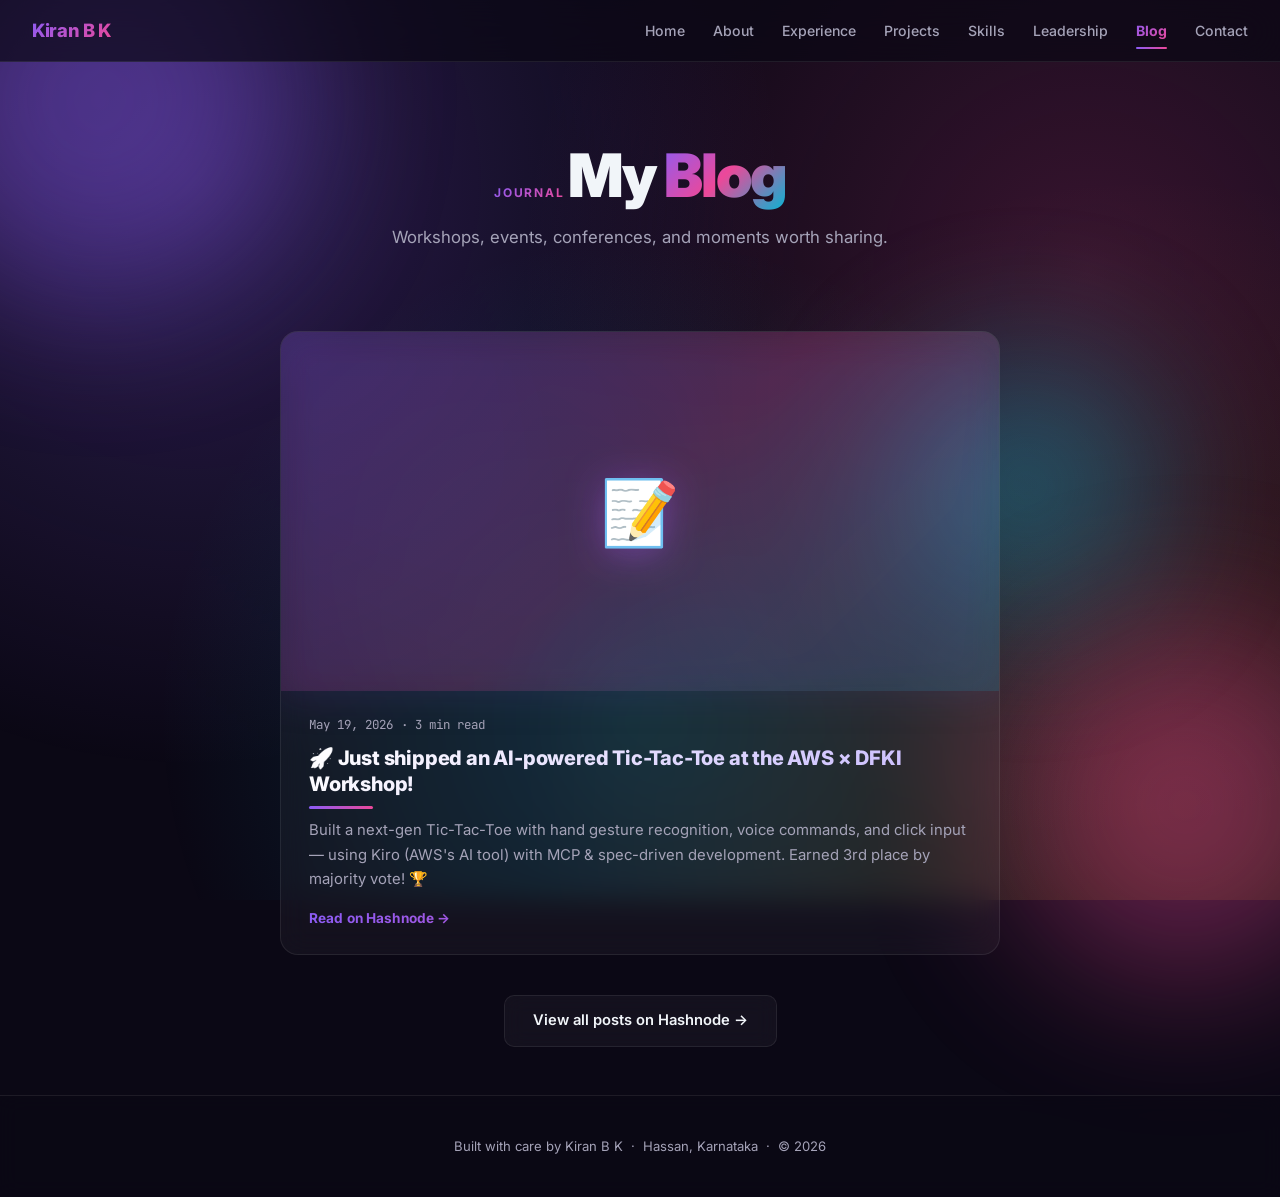
<file: blog.html>
<!DOCTYPE html>
<html lang="en">
<head>
  <meta charset="UTF-8" />
  <meta name="viewport" content="width=device-width, initial-scale=1.0" />
  <title>Blog — Kiran B K</title>
  <link rel="preconnect" href="https://fonts.googleapis.com" />
  <link href="https://fonts.googleapis.com/css2?family=Inter:wght@300;400;500;600;700;800&family=JetBrains+Mono:wght@400;500&display=swap" rel="stylesheet" />
  <style>
*, *::before, *::after { box-sizing: border-box; margin: 0; padding: 0; }

:root {
  --bg: #0b0815;
  --bg2: #141025;
  --bg3: #1c1733;
  --border: rgba(255,255,255,0.08);
  --purple: #8b5cf6;
  --pink: #ec4899;
  --cyan: #06b6d4;
  --amber: #f59e0b;
  --emerald: #10b981;
  --text: #f1f5f9;
  --muted: #a5a3b8;
  --card: rgba(255,255,255,0.04);
}

html { scroll-behavior: smooth; }

body {
  background: var(--bg);
  color: var(--text);
  font-family: 'Inter', -apple-system, sans-serif;
  line-height: 1.6;
  overflow-x: hidden;
  min-height: 100vh;
  display: flex;
  flex-direction: column;
  position: relative;
}

/* Animated mesh background */
body::before {
  content: '';
  position: fixed;
  inset: 0;
  background:
    radial-gradient(circle at 15% 20%, rgba(139,92,246,0.25), transparent 45%),
    radial-gradient(circle at 85% 30%, rgba(236,72,153,0.2), transparent 45%),
    radial-gradient(circle at 50% 80%, rgba(6,182,212,0.18), transparent 50%),
    radial-gradient(circle at 90% 90%, rgba(245,158,11,0.15), transparent 45%);
  z-index: -2;
  pointer-events: none;
  animation: meshShift 20s ease-in-out infinite alternate;
}

@keyframes meshShift {
  0%   { transform: translate(0,0) scale(1); }
  50%  { transform: translate(2%,-1%) scale(1.05); }
  100% { transform: translate(-1%,2%) scale(1); }
}

/* Floating blobs */
.blob {
  position: fixed;
  border-radius: 50%;
  filter: blur(80px);
  opacity: 0.4;
  pointer-events: none;
  z-index: -1;
}
.blob-1 { width: 400px; height: 400px; background: var(--purple); top: -100px; left: -100px; animation: float 18s ease-in-out infinite; }
.blob-2 { width: 350px; height: 350px; background: var(--pink); bottom: -80px; right: -80px; animation: float 22s ease-in-out infinite reverse; }
.blob-3 { width: 250px; height: 250px; background: var(--cyan); top: 40%; right: 10%; animation: float 25s ease-in-out infinite; }

@keyframes float {
  0%, 100% { transform: translate(0, 0); }
  33%  { transform: translate(40px, -30px); }
  66%  { transform: translate(-30px, 40px); }
}

main { flex: 1; position: relative; z-index: 1; }

/* ─── NAV ─── */
nav {
  position: sticky;
  top: 0;
  z-index: 100;
  padding: 1rem 2rem;
  display: flex;
  align-items: center;
  justify-content: space-between;
  background: rgba(11,8,21,0.7);
  backdrop-filter: blur(20px);
  -webkit-backdrop-filter: blur(20px);
  border-bottom: 1px solid var(--border);
}
.nav-logo {
  font-weight: 800;
  font-size: 1.15rem;
  background: linear-gradient(135deg, var(--purple), var(--pink), var(--cyan));
  background-size: 200% 200%;
  -webkit-background-clip: text;
  -webkit-text-fill-color: transparent;
  letter-spacing: -0.02em;
  text-decoration: none;
  animation: gradientShift 5s ease infinite;
}
@keyframes gradientShift {
  0%, 100% { background-position: 0% 50%; }
  50% { background-position: 100% 50%; }
}
.nav-links { display: flex; gap: 1.75rem; list-style: none; }
.nav-links a {
  color: var(--muted);
  text-decoration: none;
  font-size: 0.88rem;
  font-weight: 500;
  transition: color 0.2s;
  position: relative;
  padding: 0.25rem 0;
}
.nav-links a:hover { color: var(--text); }
.nav-links a.active {
  background: linear-gradient(135deg, var(--purple), var(--pink));
  -webkit-background-clip: text;
  -webkit-text-fill-color: transparent;
  font-weight: 700;
}
.nav-links a.active::after {
  content: '';
  position: absolute;
  bottom: -6px; left: 0; right: 0;
  height: 2px;
  background: linear-gradient(90deg, var(--purple), var(--pink));
  border-radius: 2px;
}

.nav-toggle {
  display: none;
  background: transparent;
  border: 1px solid var(--border);
  color: var(--text);
  padding: 0.4rem 0.7rem;
  border-radius: 8px;
  cursor: pointer;
  font-size: 1rem;
}

@media(max-width:760px) {
  .nav-toggle { display: block; }
  .nav-links {
    display: none;
    position: absolute;
    top: 100%; left: 0; right: 0;
    background: rgba(11,8,21,0.97);
    backdrop-filter: blur(20px);
    border-bottom: 1px solid var(--border);
    flex-direction: column;
    padding: 1.25rem 2rem;
    gap: 1rem;
  }
  .nav-links.open { display: flex; }
}

/* ─── PAGE HEADER ─── */
.page-header {
  text-align: center;
  padding: 5rem 2rem 2rem;
  position: relative;
}
.page-header .section-label { display: inline-block; margin-bottom: 0.75rem; }
.page-header h1 {
  font-size: clamp(2.2rem, 5.5vw, 3.75rem);
  font-weight: 900;
  letter-spacing: -0.035em;
  line-height: 1.1;
  margin-bottom: 1rem;
}
.page-header h1 .gradient {
  background: linear-gradient(135deg, var(--purple) 0%, var(--pink) 50%, var(--cyan) 100%);
  -webkit-background-clip: text;
  -webkit-text-fill-color: transparent;
}
.page-header p {
  color: var(--muted);
  max-width: 600px;
  margin: 0 auto;
  font-size: 1.05rem;
}

/* ─── HERO ─── */
.hero {
  min-height: calc(100vh - 72px);
  display: flex;
  flex-direction: column;
  align-items: center;
  justify-content: center;
  text-align: center;
  padding: 4rem 2rem;
  position: relative;
}
.hero-avatar {
  width: 110px; height: 110px;
  border-radius: 50%;
  background: linear-gradient(135deg, var(--purple), var(--pink), var(--cyan));
  display: flex;
  align-items: center;
  justify-content: center;
  font-size: 2.5rem;
  font-weight: 800;
  color: white;
  margin-bottom: 2rem;
  position: relative;
  z-index: 1;
  box-shadow: 0 0 60px rgba(139,92,246,0.5), 0 0 100px rgba(236,72,153,0.3);
  animation: avatarGlow 4s ease-in-out infinite;
}
@keyframes avatarGlow {
  0%, 100% { box-shadow: 0 0 60px rgba(139,92,246,0.5), 0 0 100px rgba(236,72,153,0.3); }
  50% { box-shadow: 0 0 80px rgba(236,72,153,0.6), 0 0 120px rgba(6,182,212,0.4); }
}
.hero-badge {
  display: inline-flex;
  align-items: center;
  gap: 0.5rem;
  background: rgba(139,92,246,0.15);
  border: 1px solid rgba(139,92,246,0.4);
  color: #c4b5fd;
  padding: 0.4rem 1rem;
  border-radius: 999px;
  font-size: 0.8rem;
  font-weight: 600;
  margin-bottom: 1.5rem;
  letter-spacing: 0.04em;
  position: relative;
  z-index: 1;
  backdrop-filter: blur(10px);
}
.hero-badge::before {
  content: '';
  width: 8px; height: 8px;
  border-radius: 50%;
  background: var(--emerald);
  box-shadow: 0 0 12px var(--emerald);
  animation: pulse 2s ease-in-out infinite;
}
@keyframes pulse {
  0%, 100% { opacity: 1; transform: scale(1); }
  50% { opacity: 0.6; transform: scale(1.2); }
}
.hero h1 {
  font-size: clamp(2.75rem, 8vw, 5.5rem);
  font-weight: 900;
  letter-spacing: -0.045em;
  line-height: 1;
  margin-bottom: 1.25rem;
  position: relative;
  z-index: 1;
}
.hero h1 .gradient {
  background: linear-gradient(135deg, #fff 0%, #c4b5fd 30%, var(--pink) 65%, var(--cyan) 100%);
  -webkit-background-clip: text;
  -webkit-text-fill-color: transparent;
  background-size: 200% 200%;
  animation: gradientShift 6s ease infinite;
}
.hero-sub {
  font-size: clamp(1rem, 2.2vw, 1.2rem);
  color: var(--muted);
  max-width: 640px;
  margin: 0 auto 2.5rem;
  position: relative;
  z-index: 1;
}
.hero-chips {
  display: flex;
  flex-wrap: wrap;
  gap: 0.6rem;
  justify-content: center;
  margin-bottom: 2.5rem;
  position: relative;
  z-index: 1;
  max-width: 600px;
}
.chip {
  background: rgba(255,255,255,0.05);
  border: 1px solid var(--border);
  color: var(--text);
  padding: 0.35rem 0.95rem;
  border-radius: 999px;
  font-size: 0.78rem;
  font-weight: 500;
  font-family: 'JetBrains Mono', monospace;
  backdrop-filter: blur(10px);
  transition: all 0.2s;
}
.chip:hover {
  border-color: var(--purple);
  color: #c4b5fd;
  transform: translateY(-2px);
}
.hero-cta {
  display: flex;
  gap: 1rem;
  flex-wrap: wrap;
  justify-content: center;
  position: relative;
  z-index: 1;
}
.btn {
  display: inline-flex;
  align-items: center;
  gap: 0.5rem;
  padding: 0.85rem 1.75rem;
  border-radius: 10px;
  font-size: 0.92rem;
  font-weight: 600;
  text-decoration: none;
  transition: all 0.25s;
  cursor: pointer;
  border: 1px solid transparent;
  position: relative;
  overflow: hidden;
}
.btn-primary {
  background: linear-gradient(135deg, var(--purple), var(--pink));
  color: #fff;
  box-shadow: 0 8px 24px rgba(139,92,246,0.35);
}
.btn-primary:hover {
  transform: translateY(-2px);
  box-shadow: 0 14px 36px rgba(236,72,153,0.45);
}
.btn-outline {
  background: rgba(255,255,255,0.04);
  color: var(--text);
  border-color: var(--border);
  backdrop-filter: blur(10px);
}
.btn-outline:hover {
  border-color: var(--cyan);
  color: var(--cyan);
  transform: translateY(-2px);
  background: rgba(6,182,212,0.08);
}

/* ─── SECTIONS ─── */
section { padding: 3rem 2rem; max-width: 1000px; margin: 0 auto; width: 100%; }
.section-label {
  font-size: 0.75rem;
  font-weight: 700;
  letter-spacing: 0.14em;
  background: linear-gradient(135deg, var(--purple), var(--pink));
  -webkit-background-clip: text;
  -webkit-text-fill-color: transparent;
  text-transform: uppercase;
  margin-bottom: 0.5rem;
}
h2 {
  font-size: clamp(1.6rem, 3.2vw, 2.25rem);
  font-weight: 800;
  letter-spacing: -0.035em;
  margin-bottom: 2rem;
  color: var(--text);
}
h2 .gradient {
  background: linear-gradient(135deg, var(--purple), var(--pink), var(--cyan));
  -webkit-background-clip: text;
  -webkit-text-fill-color: transparent;
}

/* ─── GLASS CARD BASE ─── */
.glass {
  background: rgba(255,255,255,0.04);
  backdrop-filter: blur(14px);
  -webkit-backdrop-filter: blur(14px);
  border: 1px solid var(--border);
  border-radius: 20px;
  position: relative;
  overflow: hidden;
}
.glass::before {
  content: '';
  position: absolute;
  top: 0; left: 0; right: 0;
  height: 1px;
  background: linear-gradient(90deg, transparent, rgba(255,255,255,0.15), transparent);
}

/* ─── ABOUT ─── */
.about-grid {
  display: grid;
  grid-template-columns: 1fr 1fr;
  gap: 1.5rem;
}
@media(max-width:680px){ .about-grid { grid-template-columns: 1fr; } }
.about-card {
  padding: 2rem;
  transition: transform 0.3s, border-color 0.3s;
}
.about-card:hover { transform: translateY(-4px); border-color: rgba(139,92,246,0.4); }
.about-card h3 {
  font-size: 1.1rem;
  font-weight: 700;
  margin-bottom: 0.75rem;
  background: linear-gradient(135deg, var(--purple), var(--pink));
  -webkit-background-clip: text;
  -webkit-text-fill-color: transparent;
}
.about-card p { color: var(--muted); font-size: 0.93rem; line-height: 1.7; }

/* ─── EXPERIENCE ─── */
.exp-card {
  padding: 2rem;
  margin-bottom: 1.5rem;
  transition: transform 0.3s, border-color 0.3s;
}
.exp-card::after {
  content: '';
  position: absolute;
  top: 0; left: 0;
  width: 4px; height: 100%;
  background: linear-gradient(180deg, var(--purple), var(--pink), var(--cyan));
}
.exp-card:hover { transform: translateY(-3px); border-color: rgba(236,72,153,0.4); }
.exp-header {
  display: flex;
  align-items: flex-start;
  justify-content: space-between;
  gap: 1rem;
  flex-wrap: wrap;
  margin-bottom: 0.5rem;
}
.exp-title { font-size: 1.15rem; font-weight: 800; }
.exp-company {
  background: linear-gradient(135deg, var(--cyan), var(--purple));
  -webkit-background-clip: text;
  -webkit-text-fill-color: transparent;
  font-weight: 700;
  font-size: 0.95rem;
}
.exp-date {
  font-size: 0.78rem;
  color: var(--text);
  background: linear-gradient(135deg, rgba(139,92,246,0.2), rgba(236,72,153,0.2));
  border: 1px solid rgba(139,92,246,0.3);
  padding: 0.3rem 0.85rem;
  border-radius: 999px;
  white-space: nowrap;
  font-family: 'JetBrains Mono', monospace;
  font-weight: 500;
}
.exp-tags { display: flex; flex-wrap: wrap; gap: 0.4rem; margin: 1rem 0; }
.tag {
  background: rgba(139,92,246,0.12);
  border: 1px solid rgba(139,92,246,0.3);
  color: #c4b5fd;
  padding: 0.25rem 0.7rem;
  border-radius: 6px;
  font-size: 0.72rem;
  font-weight: 600;
  font-family: 'JetBrains Mono', monospace;
}
.tag.pink { background: rgba(236,72,153,0.12); border-color: rgba(236,72,153,0.3); color: #f9a8d4; }
.tag.cyan { background: rgba(6,182,212,0.12); border-color: rgba(6,182,212,0.3); color: #67e8f9; }
.tag.amber { background: rgba(245,158,11,0.12); border-color: rgba(245,158,11,0.3); color: #fcd34d; }
.exp-bullets { list-style: none; margin-top: 0.5rem; }
.exp-bullets li {
  color: var(--muted);
  font-size: 0.92rem;
  line-height: 1.7;
  padding: 0.35rem 0;
  padding-left: 1.5rem;
  position: relative;
}
.exp-bullets li::before {
  content: '▸';
  position: absolute;
  left: 0;
  background: linear-gradient(135deg, var(--purple), var(--pink));
  -webkit-background-clip: text;
  -webkit-text-fill-color: transparent;
  font-size: 0.9rem;
  top: 0.45rem;
  font-weight: 900;
}
.exp-bullets li strong { color: var(--text); font-weight: 600; }

/* ─── PROJECTS ─── */
.projects-grid {
  display: grid;
  grid-template-columns: repeat(auto-fill, minmax(290px, 1fr));
  gap: 1.5rem;
}
.project-card {
  padding: 1.75rem;
  transition: all 0.3s;
  display: flex;
  flex-direction: column;
}
.project-card:hover {
  transform: translateY(-6px);
  border-color: rgba(236,72,153,0.45);
  box-shadow: 0 20px 50px rgba(139,92,246,0.25);
}
.project-icon {
  width: 52px; height: 52px;
  border-radius: 14px;
  display: flex;
  align-items: center;
  justify-content: center;
  font-size: 1.6rem;
  margin-bottom: 1.1rem;
  box-shadow: 0 8px 24px rgba(0,0,0,0.2);
}
.project-card h3 { font-size: 1.05rem; font-weight: 800; margin-bottom: 0.5rem; }
.project-card p { color: var(--muted); font-size: 0.88rem; line-height: 1.65; flex: 1; }
.project-footer { margin-top: 1.25rem; display: flex; gap: 0.5rem; flex-wrap: wrap; }

/* ─── LEADERSHIP ─── */
.leadership-grid {
  display: grid;
  grid-template-columns: 1fr 1fr;
  gap: 1.25rem;
}
@media(max-width:680px){ .leadership-grid { grid-template-columns: 1fr; } }
.lead-card {
  padding: 1.6rem;
  transition: all 0.3s;
}
.lead-card:hover { transform: translateY(-4px); border-color: rgba(6,182,212,0.4); }
.lead-icon {
  font-size: 2rem;
  margin-bottom: 0.85rem;
  display: inline-block;
  filter: drop-shadow(0 4px 12px rgba(139,92,246,0.5));
}
.lead-card h3 {
  font-size: 1rem;
  font-weight: 800;
  margin-bottom: 0.45rem;
}
.lead-card p { color: var(--muted); font-size: 0.87rem; line-height: 1.65; }

/* ─── SOCIAL ─── */
.social-grid {
  display: grid;
  grid-template-columns: repeat(auto-fill, minmax(260px, 1fr));
  gap: 1.25rem;
}
.social-card {
  padding: 1.6rem;
  display: flex;
  gap: 1rem;
  align-items: flex-start;
  transition: all 0.3s;
}
.social-card:hover { transform: translateY(-4px); border-color: rgba(245,158,11,0.4); }
.social-emoji {
  font-size: 1.75rem;
  flex-shrink: 0;
  filter: drop-shadow(0 4px 10px rgba(236,72,153,0.5));
}
.social-card h3 { font-size: 0.95rem; font-weight: 700; margin-bottom: 0.35rem; }
.social-card p { color: var(--muted); font-size: 0.84rem; line-height: 1.6; }

/* ─── SPORTS ─── */
.sports-row {
  display: grid;
  grid-template-columns: repeat(auto-fit, minmax(240px, 1fr));
  gap: 1rem;
}
.sport-badge {
  padding: 1.4rem 1.5rem;
  display: flex;
  align-items: center;
  gap: 1rem;
  transition: all 0.3s;
}
.sport-badge:hover { transform: translateY(-4px) scale(1.02); border-color: rgba(245,158,11,0.5); }
.sport-badge .medal {
  font-size: 2rem;
  filter: drop-shadow(0 4px 12px rgba(245,158,11,0.6));
}
.sport-badge .sport-info strong { display: block; font-size: 0.95rem; font-weight: 800; margin-bottom: 0.15rem; }
.sport-badge .sport-info span { color: var(--muted); font-size: 0.8rem; }

/* ─── SKILLS ─── */
.skills-grid {
  display: grid;
  grid-template-columns: repeat(auto-fill, minmax(200px, 1fr));
  gap: 1.25rem;
}
.skill-group {
  padding: 1.4rem;
  transition: all 0.3s;
}
.skill-group:hover { transform: translateY(-3px); border-color: rgba(139,92,246,0.4); }
.skill-group h4 {
  font-size: 0.78rem;
  font-weight: 800;
  background: linear-gradient(135deg, var(--purple), var(--pink));
  -webkit-background-clip: text;
  -webkit-text-fill-color: transparent;
  text-transform: uppercase;
  letter-spacing: 0.1em;
  margin-bottom: 0.85rem;
}
.skill-group ul { list-style: none; }
.skill-group li {
  color: var(--muted);
  font-size: 0.85rem;
  padding: 0.25rem 0;
  font-family: 'JetBrains Mono', monospace;
  border-bottom: 1px dashed rgba(255,255,255,0.05);
}
.skill-group li:last-child { border-bottom: none; }

/* ─── CONTACT ─── */
.contact-wrap { text-align: center; }
.contact-card {
  padding: 3.5rem 2rem;
  max-width: 580px;
  margin: 0 auto;
  position: relative;
}
.contact-card::after {
  content: '';
  position: absolute;
  inset: 0;
  background:
    radial-gradient(ellipse 60% 50% at 50% 0%, rgba(236,72,153,0.18) 0%, transparent 70%),
    radial-gradient(ellipse 60% 50% at 50% 100%, rgba(6,182,212,0.12) 0%, transparent 70%);
  pointer-events: none;
  border-radius: inherit;
}
.contact-card p {
  color: var(--muted);
  margin-bottom: 2rem;
  position: relative;
  z-index: 1;
  font-size: 0.98rem;
}
.contact-links {
  display: flex;
  flex-wrap: wrap;
  gap: 0.75rem;
  justify-content: center;
  position: relative;
  z-index: 1;
}

/* ─── FOOTER ─── */
footer {
  text-align: center;
  padding: 2.5rem 2rem;
  color: var(--muted);
  font-size: 0.82rem;
  border-top: 1px solid var(--border);
  margin-top: auto;
  background: rgba(11,8,21,0.5);
  backdrop-filter: blur(10px);
  position: relative;
  z-index: 1;
}
footer span {
  background: linear-gradient(135deg, var(--purple), var(--pink));
  -webkit-background-clip: text;
  -webkit-text-fill-color: transparent;
  font-weight: 700;
}

/* ─── SCROLL ANIMATION ─── */
.fade-in { opacity: 0; transform: translateY(28px); transition: opacity 0.7s ease, transform 0.7s ease; }
.fade-in.visible { opacity: 1; transform: translateY(0); }


/* ─── Scroll progress bar ─── */
.scroll-progress {
  position: fixed;
  top: 0; left: 0;
  height: 3px;
  width: 0%;
  background: linear-gradient(90deg, var(--purple), var(--pink), var(--cyan));
  z-index: 200;
  box-shadow: 0 0 10px rgba(236,72,153,0.6);
  transition: width 0.1s linear;
}

/* ─── Sparkles ─── */
.sparkle {
  position: fixed;
  width: 4px; height: 4px;
  border-radius: 50%;
  background: white;
  pointer-events: none;
  z-index: -1;
  opacity: 0;
  animation: sparkleFloat 6s ease-in-out infinite;
}
@keyframes sparkleFloat {
  0%   { opacity: 0; transform: translateY(0) scale(0); }
  25%  { opacity: 0.9; transform: translateY(-20px) scale(1); }
  50%  { opacity: 0.6; transform: translateY(-40px) scale(1.2); }
  75%  { opacity: 0.3; transform: translateY(-60px) scale(0.8); }
  100% { opacity: 0; transform: translateY(-80px) scale(0); }
}
.sparkle:nth-child(odd)  { background: var(--pink); box-shadow: 0 0 8px var(--pink); }
.sparkle:nth-child(3n)   { background: var(--cyan); box-shadow: 0 0 8px var(--cyan); }
.sparkle:nth-child(5n)   { background: var(--amber); box-shadow: 0 0 8px var(--amber); }

/* ─── Animated gradient border on project cards ─── */
.project-card { position: relative; }
.project-card::before {
  content: '';
  position: absolute;
  inset: -1px;
  border-radius: 20px;
  padding: 1px;
  background: linear-gradient(135deg, transparent, transparent);
  -webkit-mask: linear-gradient(#fff 0 0) content-box, linear-gradient(#fff 0 0);
  -webkit-mask-composite: xor;
          mask-composite: exclude;
  opacity: 0;
  transition: opacity 0.4s, background 0.4s;
  pointer-events: none;
}
.project-card:hover::before {
  background: linear-gradient(135deg, var(--purple), var(--pink), var(--cyan));
  opacity: 1;
}

/* ─── Tilt support ─── */
.tilt {
  transform-style: preserve-3d;
  transition: transform 0.15s ease-out, box-shadow 0.3s, border-color 0.3s;
  will-change: transform;
}
.tilt-inner { transform: translateZ(20px); }

/* ─── Animated heading underline shimmer ─── */
.page-header h1, .hero h1 {
  position: relative;
  display: inline-block;
}

/* ─── Section heading shimmer line ─── */
h2::after {
  content: '';
  display: block;
  width: 64px;
  height: 3px;
  margin-top: 0.6rem;
  border-radius: 4px;
  background: linear-gradient(90deg, var(--purple), var(--pink), var(--cyan), var(--purple));
  background-size: 300% 100%;
  animation: shimmer 4s linear infinite;
}
@keyframes shimmer {
  0%   { background-position: 0% 50%; }
  100% { background-position: 300% 50%; }
}

/* ─── Typewriter caret ─── */
.typewriter-caret {
  display: inline-block;
  width: 2px;
  height: 1em;
  background: var(--pink);
  margin-left: 2px;
  vertical-align: text-bottom;
  animation: caretBlink 1s steps(2) infinite;
}
@keyframes caretBlink {
  50% { opacity: 0; }
}

/* ─── Button ripple sheen ─── */
.btn-primary::after {
  content: '';
  position: absolute;
  top: 0; left: -100%;
  width: 100%; height: 100%;
  background: linear-gradient(90deg, transparent, rgba(255,255,255,0.25), transparent);
  transition: left 0.5s;
}
.btn-primary:hover::after { left: 100%; }

/* ─── Chip shimmer on hover ─── */
.chip {
  position: relative;
  overflow: hidden;
}
.chip::after {
  content: '';
  position: absolute;
  top: 0; left: -100%;
  width: 100%; height: 100%;
  background: linear-gradient(90deg, transparent, rgba(255,255,255,0.15), transparent);
  transition: left 0.5s;
}
.chip:hover::after { left: 100%; }

/* ─── BLOG FEED ─── */
.blog-feed {
  display: grid;
  gap: 1.5rem;
  max-width: 720px;
  margin: 0 auto;
}

/* ─── Hashnode cards ─── */
.hn-card {
  display: grid;
  grid-template-columns: 1fr;
  background: rgba(255,255,255,0.04);
  border: 1px solid var(--border);
  border-radius: 18px;
  overflow: hidden;
  text-decoration: none;
  color: inherit;
  backdrop-filter: blur(14px);
  transition: transform 0.3s, border-color 0.3s, box-shadow 0.3s;
  position: relative;
}
.hn-card::after {
  content: '';
  position: absolute;
  top: 0; left: 0; right: 0;
  height: 2px;
  background: linear-gradient(90deg, #8b5cf6, #ec4899, #06b6d4);
  opacity: 0;
  transition: opacity 0.3s;
}
.hn-card:hover {
  transform: translateY(-4px);
  border-color: rgba(236,72,153,0.4);
  box-shadow: 0 16px 50px rgba(139,92,246,0.18);
}
.hn-card:hover::after { opacity: 1; }
.hn-cover {
  background: linear-gradient(135deg, rgba(139,92,246,0.18), rgba(236,72,153,0.18), rgba(6,182,212,0.15));
  aspect-ratio: 2 / 1;
  overflow: hidden;
  display: flex;
  align-items: center;
  justify-content: center;
}
.hn-cover img {
  width: 100%;
  height: 100%;
  object-fit: cover;
  display: block;
  transition: transform 0.5s;
}
.hn-card:hover .hn-cover img { transform: scale(1.04); }
.hn-cover-fallback {
  font-size: 4rem;
  filter: drop-shadow(0 6px 18px rgba(139,92,246,0.5));
}
.hn-body { padding: 1.5rem 1.75rem; }
.hn-meta {
  display: flex;
  gap: 0.5rem;
  align-items: center;
  font-size: 0.78rem;
  color: var(--muted);
  font-family: 'JetBrains Mono', monospace;
  margin-bottom: 0.6rem;
}
.hn-title {
  font-size: 1.25rem;
  font-weight: 800;
  letter-spacing: -0.01em;
  line-height: 1.3;
  margin-bottom: 0.55rem;
  background: linear-gradient(135deg, #fff 0%, #c4b5fd 100%);
  -webkit-background-clip: text;
  -webkit-text-fill-color: transparent;
}
.hn-brief {
  color: var(--muted);
  font-size: 0.93rem;
  line-height: 1.65;
  margin-bottom: 1rem;
}
.hn-cta {
  font-size: 0.85rem;
  font-weight: 700;
  background: linear-gradient(135deg, var(--purple), var(--pink));
  -webkit-background-clip: text;
  -webkit-text-fill-color: transparent;
  letter-spacing: 0.01em;
}
.blog-footer-note {
  text-align: center;
  margin-top: 2.5rem;
}
.blog-empty {
  text-align: center;
  padding: 3rem 1rem;
  color: var(--muted);
}
.blog-post {
  padding: 1.5rem;
  border-radius: 18px;
  background: rgba(255,255,255,0.035);
  backdrop-filter: blur(14px);
  border: 1px solid var(--border);
  transition: border-color 0.3s, transform 0.3s;
}
.blog-post:hover { border-color: rgba(139,92,246,0.35); }
.blog-post-head {
  display: flex;
  align-items: center;
  gap: 0.85rem;
  margin-bottom: 1rem;
}
.blog-avatar {
  width: 48px; height: 48px;
  border-radius: 50%;
  background: linear-gradient(135deg, var(--purple), var(--pink), var(--cyan));
  padding: 2px;
  flex-shrink: 0;
  overflow: hidden;
}
.blog-avatar img { width: 100%; height: 100%; border-radius: 50%; object-fit: cover; }
.blog-meta strong { display: block; font-size: 0.95rem; font-weight: 700; }
.blog-meta span { color: var(--muted); font-size: 0.78rem; font-family: 'JetBrains Mono', monospace; }
.blog-title {
  font-size: 1.15rem;
  font-weight: 800;
  margin-bottom: 0.5rem;
  background: linear-gradient(135deg, var(--purple), var(--pink));
  -webkit-background-clip: text;
  -webkit-text-fill-color: transparent;
}
.blog-body {
  color: var(--text);
  font-size: 0.95rem;
  line-height: 1.7;
  margin-bottom: 1rem;
  white-space: pre-wrap;
}
.blog-media {
  display: grid;
  grid-template-columns: repeat(auto-fit, minmax(180px, 1fr));
  gap: 0.5rem;
  border-radius: 12px;
  overflow: hidden;
}
.blog-media img, .blog-media video {
  width: 100%;
  max-height: 420px;
  object-fit: cover;
  border-radius: 10px;
  background: var(--bg3);
  cursor: zoom-in;
}
.blog-media video { cursor: default; }
.blog-media.single img, .blog-media.single video { max-height: 560px; }

/* ─── ADMIN ─── */
.admin-shell { max-width: 720px; margin: 0 auto; padding: 0 2rem 4rem; }
.admin-card {
  padding: 2rem;
  border-radius: 20px;
  background: rgba(255,255,255,0.04);
  border: 1px solid var(--border);
  backdrop-filter: blur(14px);
  margin-bottom: 1.5rem;
}
.admin-card h2 { margin-bottom: 1.25rem; font-size: 1.4rem; }
.field { display: block; margin-bottom: 1rem; }
.field label {
  display: block;
  font-size: 0.8rem;
  font-weight: 600;
  color: var(--muted);
  text-transform: uppercase;
  letter-spacing: 0.08em;
  margin-bottom: 0.4rem;
}
.field input[type="text"],
.field textarea {
  width: 100%;
  background: rgba(0,0,0,0.25);
  border: 1px solid var(--border);
  color: var(--text);
  padding: 0.7rem 0.9rem;
  border-radius: 10px;
  font-family: inherit;
  font-size: 0.95rem;
  resize: vertical;
}
.field input[type="text"]:focus,
.field textarea:focus { outline: none; border-color: var(--purple); }
.field textarea { min-height: 140px; }
.field input[type="file"] { color: var(--muted); font-family: inherit; font-size: 0.85rem; }
.media-preview {
  display: flex;
  flex-wrap: wrap;
  gap: 0.5rem;
  margin-top: 0.5rem;
}
.media-preview .thumb {
  width: 72px; height: 72px;
  border-radius: 8px;
  background: var(--bg3);
  border: 1px solid var(--border);
  object-fit: cover;
}
.admin-status {
  font-size: 0.85rem;
  margin-top: 0.75rem;
  padding: 0.6rem 0.85rem;
  border-radius: 8px;
  font-family: 'JetBrains Mono', monospace;
}
.admin-status.ok { background: rgba(16,185,129,0.1); color: #34d399; border: 1px solid rgba(16,185,129,0.3); }
.admin-status.err { background: rgba(239,68,68,0.1); color: #f87171; border: 1px solid rgba(239,68,68,0.3); }
.admin-status.info { background: rgba(139,92,246,0.1); color: #c4b5fd; border: 1px solid rgba(139,92,246,0.3); }
.signed-in-as {
  display: flex;
  align-items: center;
  gap: 0.75rem;
  font-size: 0.85rem;
  margin-bottom: 1.5rem;
  padding: 0.6rem 1rem;
  background: rgba(16,185,129,0.08);
  border: 1px solid rgba(16,185,129,0.3);
  border-radius: 10px;
  color: var(--text);
}
.signed-in-as small { color: var(--muted); display: block; font-size: 0.72rem; }
.post-list-row {
  display: flex;
  justify-content: space-between;
  align-items: center;
  padding: 0.9rem 1rem;
  background: rgba(0,0,0,0.2);
  border: 1px solid var(--border);
  border-radius: 10px;
  margin-bottom: 0.5rem;
  gap: 1rem;
}
.post-list-row .meta { flex: 1; overflow: hidden; }
.post-list-row strong { display: block; font-size: 0.9rem; }
.post-list-row span { color: var(--muted); font-size: 0.75rem; font-family: 'JetBrains Mono', monospace; }
.btn-danger {
  background: rgba(239,68,68,0.15);
  border: 1px solid rgba(239,68,68,0.4);
  color: #f87171;
  padding: 0.4rem 0.85rem;
  border-radius: 8px;
  font-size: 0.8rem;
  font-weight: 600;
  cursor: pointer;
}
.btn-danger:hover { background: rgba(239,68,68,0.25); }

  </style>
</head>
<body>
<div class="blob blob-1"></div>
<div class="blob blob-2"></div>
<div class="blob blob-3"></div>

<nav>
  <a href="index.html" class="nav-logo">Kiran B K</a>
  <button class="nav-toggle" aria-label="Menu">☰</button>
  <ul class="nav-links">
    <li><a href="index.html">Home</a></li>
    <li><a href="about.html">About</a></li>
    <li><a href="experience.html">Experience</a></li>
    <li><a href="projects.html">Projects</a></li>
    <li><a href="skills.html">Skills</a></li>
    <li><a href="leadership.html">Leadership</a></li>
    <li><a href="blog.html" class="active">Blog</a></li>
    <li><a href="contact.html">Contact</a></li>
  </ul>
</nav>

<main>
  <header class="page-header">
    <span class="section-label">Journal</span>
    <h1>My <span class="gradient">Blog</span></h1>
    <p>Workshops, events, conferences, and moments worth sharing.</p>
  </header>

  <section>
    <div id="feed" class="blog-feed">
      <div class="blog-empty">Loading posts…</div>
    </div>
    <div class="blog-footer-note">
      <a href="https://kiranbk.hashnode.dev" target="_blank" rel="noopener" class="btn btn-outline">View all posts on Hashnode →</a>
    </div>
  </section>
</main>

<footer>
  <p>Built with care by Kiran B K &nbsp;·&nbsp; Hassan, Karnataka &nbsp;·&nbsp; © 2026</p>
</footer>

<script>
const feed = document.getElementById('feed');

function escapeHtml(s) {
  return (s || '').replace(/[&<>"']/g, c => ({'&':'&amp;','<':'&lt;','>':'&gt;','"':'&quot;',"'":'&#39;'}[c]));
}
function formatDate(str) {
  if (!str) return '';
  const d = new Date(str);
  if (isNaN(d)) return str;
  return d.toLocaleDateString('en-US', { year:'numeric', month:'short', day:'numeric' });
}

async function loadPosts() {
  try {
    const res = await fetch('posts.json?v=' + Date.now());
    if (!res.ok) throw new Error('posts.json not found');
    const data = await res.json();
    const posts = (data.posts || []).sort((a,b) => (b.date||'').localeCompare(a.date||''));

    if (!posts.length) {
      feed.innerHTML = '<div class="blog-empty">No posts yet — check back soon!</div>';
      return;
    }

    feed.innerHTML = '';
    posts.forEach(p => {
      const card = document.createElement('a');
      card.className = 'hn-card';
      card.href = p.url;
      card.target = '_blank';
      card.rel = 'noopener';
      card.innerHTML = `
        ${p.cover
          ? `<div class="hn-cover"><img src="${escapeHtml(p.cover)}" alt="" loading="lazy" /></div>`
          : '<div class="hn-cover hn-cover-fallback">📝</div>'}
        <div class="hn-body">
          <div class="hn-meta">
            <span class="hn-date">${formatDate(p.date)}</span>
            ${p.readTime ? `<span class="hn-read">· ${p.readTime} min read</span>` : ''}
          </div>
          <h2 class="hn-title">${escapeHtml(p.title)}</h2>
          ${p.brief ? `<p class="hn-brief">${escapeHtml(p.brief)}</p>` : ''}
          <div class="hn-cta">Read on Hashnode →</div>
        </div>
      `;
      feed.appendChild(card);
    });
  } catch(e) {
    console.error(e);
    feed.innerHTML = `<div class="blog-empty">Could not load posts.<br><small>${escapeHtml(e.message)}</small></div>`;
  }
}
loadPosts();
</script>
<script src="script.js"></script>
</body>
</html>
</file>
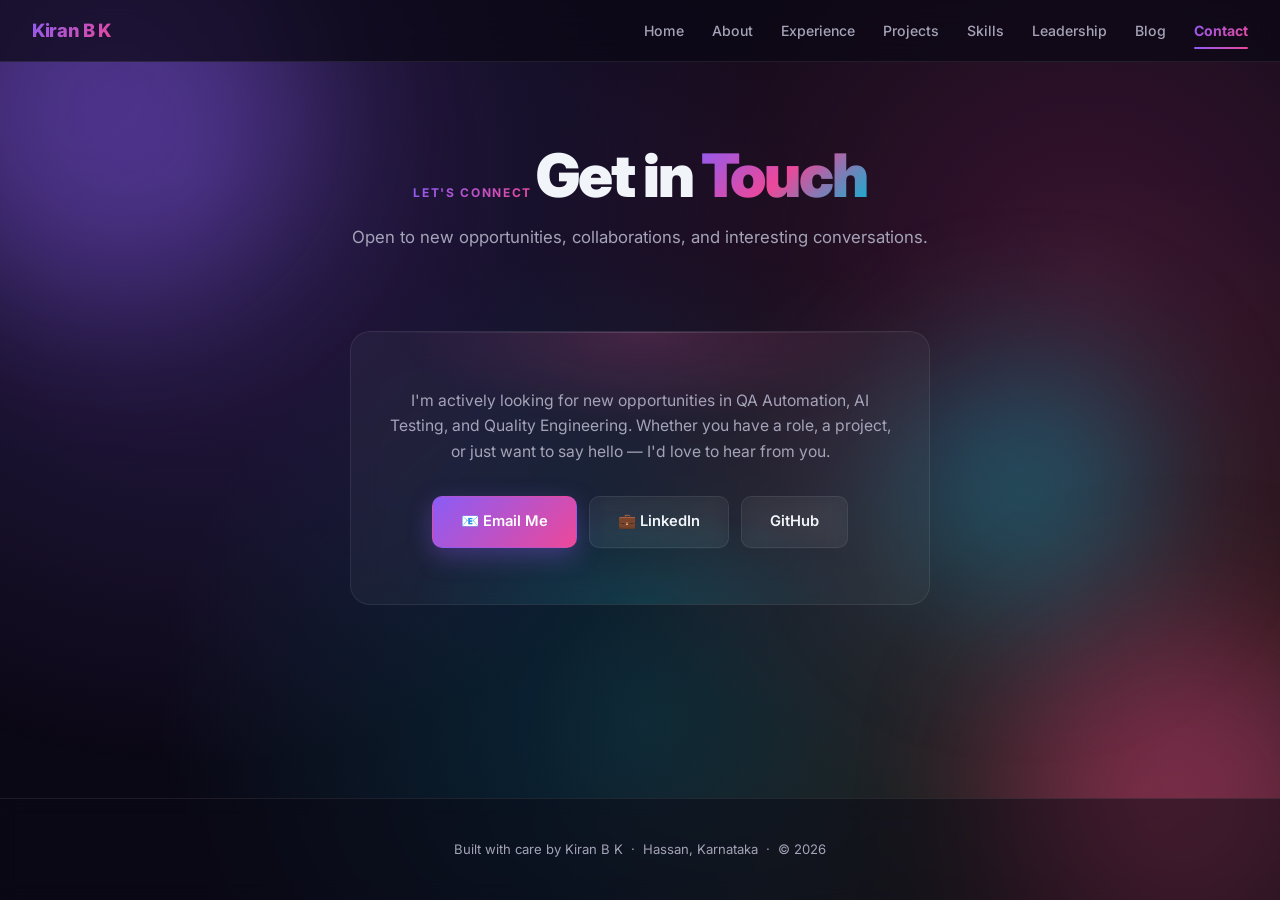
<file: contact.html>
<!DOCTYPE html>
<html lang="en">
<head>
  <meta charset="UTF-8" />
  <meta name="viewport" content="width=device-width, initial-scale=1.0" />
  <title>Contact — Kiran B K</title>
  <link rel="preconnect" href="https://fonts.googleapis.com" />
  <link href="https://fonts.googleapis.com/css2?family=Inter:wght@300;400;500;600;700;800&family=JetBrains+Mono:wght@400;500&display=swap" rel="stylesheet" />
  <style>
*, *::before, *::after { box-sizing: border-box; margin: 0; padding: 0; }

:root {
  --bg: #0b0815;
  --bg2: #141025;
  --bg3: #1c1733;
  --border: rgba(255,255,255,0.08);
  --purple: #8b5cf6;
  --pink: #ec4899;
  --cyan: #06b6d4;
  --amber: #f59e0b;
  --emerald: #10b981;
  --text: #f1f5f9;
  --muted: #a5a3b8;
  --card: rgba(255,255,255,0.04);
}

html { scroll-behavior: smooth; }

body {
  background: var(--bg);
  color: var(--text);
  font-family: 'Inter', -apple-system, sans-serif;
  line-height: 1.6;
  overflow-x: hidden;
  min-height: 100vh;
  display: flex;
  flex-direction: column;
  position: relative;
}

/* Animated mesh background */
body::before {
  content: '';
  position: fixed;
  inset: 0;
  background:
    radial-gradient(circle at 15% 20%, rgba(139,92,246,0.25), transparent 45%),
    radial-gradient(circle at 85% 30%, rgba(236,72,153,0.2), transparent 45%),
    radial-gradient(circle at 50% 80%, rgba(6,182,212,0.18), transparent 50%),
    radial-gradient(circle at 90% 90%, rgba(245,158,11,0.15), transparent 45%);
  z-index: -2;
  pointer-events: none;
  animation: meshShift 20s ease-in-out infinite alternate;
}

@keyframes meshShift {
  0%   { transform: translate(0,0) scale(1); }
  50%  { transform: translate(2%,-1%) scale(1.05); }
  100% { transform: translate(-1%,2%) scale(1); }
}

/* Floating blobs */
.blob {
  position: fixed;
  border-radius: 50%;
  filter: blur(80px);
  opacity: 0.4;
  pointer-events: none;
  z-index: -1;
}
.blob-1 { width: 400px; height: 400px; background: var(--purple); top: -100px; left: -100px; animation: float 18s ease-in-out infinite; }
.blob-2 { width: 350px; height: 350px; background: var(--pink); bottom: -80px; right: -80px; animation: float 22s ease-in-out infinite reverse; }
.blob-3 { width: 250px; height: 250px; background: var(--cyan); top: 40%; right: 10%; animation: float 25s ease-in-out infinite; }

@keyframes float {
  0%, 100% { transform: translate(0, 0); }
  33%  { transform: translate(40px, -30px); }
  66%  { transform: translate(-30px, 40px); }
}

main { flex: 1; position: relative; z-index: 1; }

/* ─── NAV ─── */
nav {
  position: sticky;
  top: 0;
  z-index: 100;
  padding: 1rem 2rem;
  display: flex;
  align-items: center;
  justify-content: space-between;
  background: rgba(11,8,21,0.7);
  backdrop-filter: blur(20px);
  -webkit-backdrop-filter: blur(20px);
  border-bottom: 1px solid var(--border);
}
.nav-logo {
  font-weight: 800;
  font-size: 1.15rem;
  background: linear-gradient(135deg, var(--purple), var(--pink), var(--cyan));
  background-size: 200% 200%;
  -webkit-background-clip: text;
  -webkit-text-fill-color: transparent;
  letter-spacing: -0.02em;
  text-decoration: none;
  animation: gradientShift 5s ease infinite;
}
@keyframes gradientShift {
  0%, 100% { background-position: 0% 50%; }
  50% { background-position: 100% 50%; }
}
.nav-links { display: flex; gap: 1.75rem; list-style: none; }
.nav-links a {
  color: var(--muted);
  text-decoration: none;
  font-size: 0.88rem;
  font-weight: 500;
  transition: color 0.2s;
  position: relative;
  padding: 0.25rem 0;
}
.nav-links a:hover { color: var(--text); }
.nav-links a.active {
  background: linear-gradient(135deg, var(--purple), var(--pink));
  -webkit-background-clip: text;
  -webkit-text-fill-color: transparent;
  font-weight: 700;
}
.nav-links a.active::after {
  content: '';
  position: absolute;
  bottom: -6px; left: 0; right: 0;
  height: 2px;
  background: linear-gradient(90deg, var(--purple), var(--pink));
  border-radius: 2px;
}

.nav-toggle {
  display: none;
  background: transparent;
  border: 1px solid var(--border);
  color: var(--text);
  padding: 0.4rem 0.7rem;
  border-radius: 8px;
  cursor: pointer;
  font-size: 1rem;
}

@media(max-width:760px) {
  .nav-toggle { display: block; }
  .nav-links {
    display: none;
    position: absolute;
    top: 100%; left: 0; right: 0;
    background: rgba(11,8,21,0.97);
    backdrop-filter: blur(20px);
    border-bottom: 1px solid var(--border);
    flex-direction: column;
    padding: 1.25rem 2rem;
    gap: 1rem;
  }
  .nav-links.open { display: flex; }
}

/* ─── PAGE HEADER ─── */
.page-header {
  text-align: center;
  padding: 5rem 2rem 2rem;
  position: relative;
}
.page-header .section-label { display: inline-block; margin-bottom: 0.75rem; }
.page-header h1 {
  font-size: clamp(2.2rem, 5.5vw, 3.75rem);
  font-weight: 900;
  letter-spacing: -0.035em;
  line-height: 1.1;
  margin-bottom: 1rem;
}
.page-header h1 .gradient {
  background: linear-gradient(135deg, var(--purple) 0%, var(--pink) 50%, var(--cyan) 100%);
  -webkit-background-clip: text;
  -webkit-text-fill-color: transparent;
}
.page-header p {
  color: var(--muted);
  max-width: 600px;
  margin: 0 auto;
  font-size: 1.05rem;
}

/* ─── HERO ─── */
.hero {
  min-height: calc(100vh - 72px);
  display: flex;
  flex-direction: column;
  align-items: center;
  justify-content: center;
  text-align: center;
  padding: 4rem 2rem;
  position: relative;
}
.hero-avatar {
  width: 110px; height: 110px;
  border-radius: 50%;
  background: linear-gradient(135deg, var(--purple), var(--pink), var(--cyan));
  display: flex;
  align-items: center;
  justify-content: center;
  font-size: 2.5rem;
  font-weight: 800;
  color: white;
  margin-bottom: 2rem;
  position: relative;
  z-index: 1;
  box-shadow: 0 0 60px rgba(139,92,246,0.5), 0 0 100px rgba(236,72,153,0.3);
  animation: avatarGlow 4s ease-in-out infinite;
}
@keyframes avatarGlow {
  0%, 100% { box-shadow: 0 0 60px rgba(139,92,246,0.5), 0 0 100px rgba(236,72,153,0.3); }
  50% { box-shadow: 0 0 80px rgba(236,72,153,0.6), 0 0 120px rgba(6,182,212,0.4); }
}
.hero-badge {
  display: inline-flex;
  align-items: center;
  gap: 0.5rem;
  background: rgba(139,92,246,0.15);
  border: 1px solid rgba(139,92,246,0.4);
  color: #c4b5fd;
  padding: 0.4rem 1rem;
  border-radius: 999px;
  font-size: 0.8rem;
  font-weight: 600;
  margin-bottom: 1.5rem;
  letter-spacing: 0.04em;
  position: relative;
  z-index: 1;
  backdrop-filter: blur(10px);
}
.hero-badge::before {
  content: '';
  width: 8px; height: 8px;
  border-radius: 50%;
  background: var(--emerald);
  box-shadow: 0 0 12px var(--emerald);
  animation: pulse 2s ease-in-out infinite;
}
@keyframes pulse {
  0%, 100% { opacity: 1; transform: scale(1); }
  50% { opacity: 0.6; transform: scale(1.2); }
}
.hero h1 {
  font-size: clamp(2.75rem, 8vw, 5.5rem);
  font-weight: 900;
  letter-spacing: -0.045em;
  line-height: 1;
  margin-bottom: 1.25rem;
  position: relative;
  z-index: 1;
}
.hero h1 .gradient {
  background: linear-gradient(135deg, #fff 0%, #c4b5fd 30%, var(--pink) 65%, var(--cyan) 100%);
  -webkit-background-clip: text;
  -webkit-text-fill-color: transparent;
  background-size: 200% 200%;
  animation: gradientShift 6s ease infinite;
}
.hero-sub {
  font-size: clamp(1rem, 2.2vw, 1.2rem);
  color: var(--muted);
  max-width: 640px;
  margin: 0 auto 2.5rem;
  position: relative;
  z-index: 1;
}
.hero-chips {
  display: flex;
  flex-wrap: wrap;
  gap: 0.6rem;
  justify-content: center;
  margin-bottom: 2.5rem;
  position: relative;
  z-index: 1;
  max-width: 600px;
}
.chip {
  background: rgba(255,255,255,0.05);
  border: 1px solid var(--border);
  color: var(--text);
  padding: 0.35rem 0.95rem;
  border-radius: 999px;
  font-size: 0.78rem;
  font-weight: 500;
  font-family: 'JetBrains Mono', monospace;
  backdrop-filter: blur(10px);
  transition: all 0.2s;
}
.chip:hover {
  border-color: var(--purple);
  color: #c4b5fd;
  transform: translateY(-2px);
}
.hero-cta {
  display: flex;
  gap: 1rem;
  flex-wrap: wrap;
  justify-content: center;
  position: relative;
  z-index: 1;
}
.btn {
  display: inline-flex;
  align-items: center;
  gap: 0.5rem;
  padding: 0.85rem 1.75rem;
  border-radius: 10px;
  font-size: 0.92rem;
  font-weight: 600;
  text-decoration: none;
  transition: all 0.25s;
  cursor: pointer;
  border: 1px solid transparent;
  position: relative;
  overflow: hidden;
}
.btn-primary {
  background: linear-gradient(135deg, var(--purple), var(--pink));
  color: #fff;
  box-shadow: 0 8px 24px rgba(139,92,246,0.35);
}
.btn-primary:hover {
  transform: translateY(-2px);
  box-shadow: 0 14px 36px rgba(236,72,153,0.45);
}
.btn-outline {
  background: rgba(255,255,255,0.04);
  color: var(--text);
  border-color: var(--border);
  backdrop-filter: blur(10px);
}
.btn-outline:hover {
  border-color: var(--cyan);
  color: var(--cyan);
  transform: translateY(-2px);
  background: rgba(6,182,212,0.08);
}

/* ─── SECTIONS ─── */
section { padding: 3rem 2rem; max-width: 1000px; margin: 0 auto; width: 100%; }
.section-label {
  font-size: 0.75rem;
  font-weight: 700;
  letter-spacing: 0.14em;
  background: linear-gradient(135deg, var(--purple), var(--pink));
  -webkit-background-clip: text;
  -webkit-text-fill-color: transparent;
  text-transform: uppercase;
  margin-bottom: 0.5rem;
}
h2 {
  font-size: clamp(1.6rem, 3.2vw, 2.25rem);
  font-weight: 800;
  letter-spacing: -0.035em;
  margin-bottom: 2rem;
  color: var(--text);
}
h2 .gradient {
  background: linear-gradient(135deg, var(--purple), var(--pink), var(--cyan));
  -webkit-background-clip: text;
  -webkit-text-fill-color: transparent;
}

/* ─── GLASS CARD BASE ─── */
.glass {
  background: rgba(255,255,255,0.04);
  backdrop-filter: blur(14px);
  -webkit-backdrop-filter: blur(14px);
  border: 1px solid var(--border);
  border-radius: 20px;
  position: relative;
  overflow: hidden;
}
.glass::before {
  content: '';
  position: absolute;
  top: 0; left: 0; right: 0;
  height: 1px;
  background: linear-gradient(90deg, transparent, rgba(255,255,255,0.15), transparent);
}

/* ─── ABOUT ─── */
.about-grid {
  display: grid;
  grid-template-columns: 1fr 1fr;
  gap: 1.5rem;
}
@media(max-width:680px){ .about-grid { grid-template-columns: 1fr; } }
.about-card {
  padding: 2rem;
  transition: transform 0.3s, border-color 0.3s;
}
.about-card:hover { transform: translateY(-4px); border-color: rgba(139,92,246,0.4); }
.about-card h3 {
  font-size: 1.1rem;
  font-weight: 700;
  margin-bottom: 0.75rem;
  background: linear-gradient(135deg, var(--purple), var(--pink));
  -webkit-background-clip: text;
  -webkit-text-fill-color: transparent;
}
.about-card p { color: var(--muted); font-size: 0.93rem; line-height: 1.7; }

/* ─── EXPERIENCE ─── */
.exp-card {
  padding: 2rem;
  margin-bottom: 1.5rem;
  transition: transform 0.3s, border-color 0.3s;
}
.exp-card::after {
  content: '';
  position: absolute;
  top: 0; left: 0;
  width: 4px; height: 100%;
  background: linear-gradient(180deg, var(--purple), var(--pink), var(--cyan));
}
.exp-card:hover { transform: translateY(-3px); border-color: rgba(236,72,153,0.4); }
.exp-header {
  display: flex;
  align-items: flex-start;
  justify-content: space-between;
  gap: 1rem;
  flex-wrap: wrap;
  margin-bottom: 0.5rem;
}
.exp-title { font-size: 1.15rem; font-weight: 800; }
.exp-company {
  background: linear-gradient(135deg, var(--cyan), var(--purple));
  -webkit-background-clip: text;
  -webkit-text-fill-color: transparent;
  font-weight: 700;
  font-size: 0.95rem;
}
.exp-date {
  font-size: 0.78rem;
  color: var(--text);
  background: linear-gradient(135deg, rgba(139,92,246,0.2), rgba(236,72,153,0.2));
  border: 1px solid rgba(139,92,246,0.3);
  padding: 0.3rem 0.85rem;
  border-radius: 999px;
  white-space: nowrap;
  font-family: 'JetBrains Mono', monospace;
  font-weight: 500;
}
.exp-tags { display: flex; flex-wrap: wrap; gap: 0.4rem; margin: 1rem 0; }
.tag {
  background: rgba(139,92,246,0.12);
  border: 1px solid rgba(139,92,246,0.3);
  color: #c4b5fd;
  padding: 0.25rem 0.7rem;
  border-radius: 6px;
  font-size: 0.72rem;
  font-weight: 600;
  font-family: 'JetBrains Mono', monospace;
}
.tag.pink { background: rgba(236,72,153,0.12); border-color: rgba(236,72,153,0.3); color: #f9a8d4; }
.tag.cyan { background: rgba(6,182,212,0.12); border-color: rgba(6,182,212,0.3); color: #67e8f9; }
.tag.amber { background: rgba(245,158,11,0.12); border-color: rgba(245,158,11,0.3); color: #fcd34d; }
.exp-bullets { list-style: none; margin-top: 0.5rem; }
.exp-bullets li {
  color: var(--muted);
  font-size: 0.92rem;
  line-height: 1.7;
  padding: 0.35rem 0;
  padding-left: 1.5rem;
  position: relative;
}
.exp-bullets li::before {
  content: '▸';
  position: absolute;
  left: 0;
  background: linear-gradient(135deg, var(--purple), var(--pink));
  -webkit-background-clip: text;
  -webkit-text-fill-color: transparent;
  font-size: 0.9rem;
  top: 0.45rem;
  font-weight: 900;
}
.exp-bullets li strong { color: var(--text); font-weight: 600; }

/* ─── PROJECTS ─── */
.projects-grid {
  display: grid;
  grid-template-columns: repeat(auto-fill, minmax(290px, 1fr));
  gap: 1.5rem;
}
.project-card {
  padding: 1.75rem;
  transition: all 0.3s;
  display: flex;
  flex-direction: column;
}
.project-card:hover {
  transform: translateY(-6px);
  border-color: rgba(236,72,153,0.45);
  box-shadow: 0 20px 50px rgba(139,92,246,0.25);
}
.project-icon {
  width: 52px; height: 52px;
  border-radius: 14px;
  display: flex;
  align-items: center;
  justify-content: center;
  font-size: 1.6rem;
  margin-bottom: 1.1rem;
  box-shadow: 0 8px 24px rgba(0,0,0,0.2);
}
.project-card h3 { font-size: 1.05rem; font-weight: 800; margin-bottom: 0.5rem; }
.project-card p { color: var(--muted); font-size: 0.88rem; line-height: 1.65; flex: 1; }
.project-footer { margin-top: 1.25rem; display: flex; gap: 0.5rem; flex-wrap: wrap; }

/* ─── LEADERSHIP ─── */
.leadership-grid {
  display: grid;
  grid-template-columns: 1fr 1fr;
  gap: 1.25rem;
}
@media(max-width:680px){ .leadership-grid { grid-template-columns: 1fr; } }
.lead-card {
  padding: 1.6rem;
  transition: all 0.3s;
}
.lead-card:hover { transform: translateY(-4px); border-color: rgba(6,182,212,0.4); }
.lead-icon {
  font-size: 2rem;
  margin-bottom: 0.85rem;
  display: inline-block;
  filter: drop-shadow(0 4px 12px rgba(139,92,246,0.5));
}
.lead-card h3 {
  font-size: 1rem;
  font-weight: 800;
  margin-bottom: 0.45rem;
}
.lead-card p { color: var(--muted); font-size: 0.87rem; line-height: 1.65; }

/* ─── SOCIAL ─── */
.social-grid {
  display: grid;
  grid-template-columns: repeat(auto-fill, minmax(260px, 1fr));
  gap: 1.25rem;
}
.social-card {
  padding: 1.6rem;
  display: flex;
  gap: 1rem;
  align-items: flex-start;
  transition: all 0.3s;
}
.social-card:hover { transform: translateY(-4px); border-color: rgba(245,158,11,0.4); }
.social-emoji {
  font-size: 1.75rem;
  flex-shrink: 0;
  filter: drop-shadow(0 4px 10px rgba(236,72,153,0.5));
}
.social-card h3 { font-size: 0.95rem; font-weight: 700; margin-bottom: 0.35rem; }
.social-card p { color: var(--muted); font-size: 0.84rem; line-height: 1.6; }

/* ─── SPORTS ─── */
.sports-row {
  display: grid;
  grid-template-columns: repeat(auto-fit, minmax(240px, 1fr));
  gap: 1rem;
}
.sport-badge {
  padding: 1.4rem 1.5rem;
  display: flex;
  align-items: center;
  gap: 1rem;
  transition: all 0.3s;
}
.sport-badge:hover { transform: translateY(-4px) scale(1.02); border-color: rgba(245,158,11,0.5); }
.sport-badge .medal {
  font-size: 2rem;
  filter: drop-shadow(0 4px 12px rgba(245,158,11,0.6));
}
.sport-badge .sport-info strong { display: block; font-size: 0.95rem; font-weight: 800; margin-bottom: 0.15rem; }
.sport-badge .sport-info span { color: var(--muted); font-size: 0.8rem; }

/* ─── SKILLS ─── */
.skills-grid {
  display: grid;
  grid-template-columns: repeat(auto-fill, minmax(200px, 1fr));
  gap: 1.25rem;
}
.skill-group {
  padding: 1.4rem;
  transition: all 0.3s;
}
.skill-group:hover { transform: translateY(-3px); border-color: rgba(139,92,246,0.4); }
.skill-group h4 {
  font-size: 0.78rem;
  font-weight: 800;
  background: linear-gradient(135deg, var(--purple), var(--pink));
  -webkit-background-clip: text;
  -webkit-text-fill-color: transparent;
  text-transform: uppercase;
  letter-spacing: 0.1em;
  margin-bottom: 0.85rem;
}
.skill-group ul { list-style: none; }
.skill-group li {
  color: var(--muted);
  font-size: 0.85rem;
  padding: 0.25rem 0;
  font-family: 'JetBrains Mono', monospace;
  border-bottom: 1px dashed rgba(255,255,255,0.05);
}
.skill-group li:last-child { border-bottom: none; }

/* ─── CONTACT ─── */
.contact-wrap { text-align: center; }
.contact-card {
  padding: 3.5rem 2rem;
  max-width: 580px;
  margin: 0 auto;
  position: relative;
}
.contact-card::after {
  content: '';
  position: absolute;
  inset: 0;
  background:
    radial-gradient(ellipse 60% 50% at 50% 0%, rgba(236,72,153,0.18) 0%, transparent 70%),
    radial-gradient(ellipse 60% 50% at 50% 100%, rgba(6,182,212,0.12) 0%, transparent 70%);
  pointer-events: none;
  border-radius: inherit;
}
.contact-card p {
  color: var(--muted);
  margin-bottom: 2rem;
  position: relative;
  z-index: 1;
  font-size: 0.98rem;
}
.contact-links {
  display: flex;
  flex-wrap: wrap;
  gap: 0.75rem;
  justify-content: center;
  position: relative;
  z-index: 1;
}

/* ─── FOOTER ─── */
footer {
  text-align: center;
  padding: 2.5rem 2rem;
  color: var(--muted);
  font-size: 0.82rem;
  border-top: 1px solid var(--border);
  margin-top: auto;
  background: rgba(11,8,21,0.5);
  backdrop-filter: blur(10px);
  position: relative;
  z-index: 1;
}
footer span {
  background: linear-gradient(135deg, var(--purple), var(--pink));
  -webkit-background-clip: text;
  -webkit-text-fill-color: transparent;
  font-weight: 700;
}

/* ─── SCROLL ANIMATION ─── */
.fade-in { opacity: 0; transform: translateY(28px); transition: opacity 0.7s ease, transform 0.7s ease; }
.fade-in.visible { opacity: 1; transform: translateY(0); }


/* ─── Scroll progress bar ─── */
.scroll-progress {
  position: fixed;
  top: 0; left: 0;
  height: 3px;
  width: 0%;
  background: linear-gradient(90deg, var(--purple), var(--pink), var(--cyan));
  z-index: 200;
  box-shadow: 0 0 10px rgba(236,72,153,0.6);
  transition: width 0.1s linear;
}

/* ─── Sparkles ─── */
.sparkle {
  position: fixed;
  width: 4px; height: 4px;
  border-radius: 50%;
  background: white;
  pointer-events: none;
  z-index: -1;
  opacity: 0;
  animation: sparkleFloat 6s ease-in-out infinite;
}
@keyframes sparkleFloat {
  0%   { opacity: 0; transform: translateY(0) scale(0); }
  25%  { opacity: 0.9; transform: translateY(-20px) scale(1); }
  50%  { opacity: 0.6; transform: translateY(-40px) scale(1.2); }
  75%  { opacity: 0.3; transform: translateY(-60px) scale(0.8); }
  100% { opacity: 0; transform: translateY(-80px) scale(0); }
}
.sparkle:nth-child(odd)  { background: var(--pink); box-shadow: 0 0 8px var(--pink); }
.sparkle:nth-child(3n)   { background: var(--cyan); box-shadow: 0 0 8px var(--cyan); }
.sparkle:nth-child(5n)   { background: var(--amber); box-shadow: 0 0 8px var(--amber); }

/* ─── Animated gradient border on project cards ─── */
.project-card { position: relative; }
.project-card::before {
  content: '';
  position: absolute;
  inset: -1px;
  border-radius: 20px;
  padding: 1px;
  background: linear-gradient(135deg, transparent, transparent);
  -webkit-mask: linear-gradient(#fff 0 0) content-box, linear-gradient(#fff 0 0);
  -webkit-mask-composite: xor;
          mask-composite: exclude;
  opacity: 0;
  transition: opacity 0.4s, background 0.4s;
  pointer-events: none;
}
.project-card:hover::before {
  background: linear-gradient(135deg, var(--purple), var(--pink), var(--cyan));
  opacity: 1;
}

/* ─── Tilt support ─── */
.tilt {
  transform-style: preserve-3d;
  transition: transform 0.15s ease-out, box-shadow 0.3s, border-color 0.3s;
  will-change: transform;
}
.tilt-inner { transform: translateZ(20px); }

/* ─── Animated heading underline shimmer ─── */
.page-header h1, .hero h1 {
  position: relative;
  display: inline-block;
}

/* ─── Section heading shimmer line ─── */
h2::after {
  content: '';
  display: block;
  width: 64px;
  height: 3px;
  margin-top: 0.6rem;
  border-radius: 4px;
  background: linear-gradient(90deg, var(--purple), var(--pink), var(--cyan), var(--purple));
  background-size: 300% 100%;
  animation: shimmer 4s linear infinite;
}
@keyframes shimmer {
  0%   { background-position: 0% 50%; }
  100% { background-position: 300% 50%; }
}

/* ─── Typewriter caret ─── */
.typewriter-caret {
  display: inline-block;
  width: 2px;
  height: 1em;
  background: var(--pink);
  margin-left: 2px;
  vertical-align: text-bottom;
  animation: caretBlink 1s steps(2) infinite;
}
@keyframes caretBlink {
  50% { opacity: 0; }
}

/* ─── Button ripple sheen ─── */
.btn-primary::after {
  content: '';
  position: absolute;
  top: 0; left: -100%;
  width: 100%; height: 100%;
  background: linear-gradient(90deg, transparent, rgba(255,255,255,0.25), transparent);
  transition: left 0.5s;
}
.btn-primary:hover::after { left: 100%; }

/* ─── Chip shimmer on hover ─── */
.chip {
  position: relative;
  overflow: hidden;
}
.chip::after {
  content: '';
  position: absolute;
  top: 0; left: -100%;
  width: 100%; height: 100%;
  background: linear-gradient(90deg, transparent, rgba(255,255,255,0.15), transparent);
  transition: left 0.5s;
}
.chip:hover::after { left: 100%; }

</style>
</head>
<body>
<div class="scroll-progress"></div>
<div class="sparkle" style="left:8%; top:80%; animation-delay:0s"></div>
<div class="sparkle" style="left:22%; top:45%; animation-delay:1.2s"></div>
<div class="sparkle" style="left:38%; top:70%; animation-delay:2.4s"></div>
<div class="sparkle" style="left:55%; top:30%; animation-delay:3.6s"></div>
<div class="sparkle" style="left:72%; top:65%; animation-delay:1.8s"></div>
<div class="sparkle" style="left:88%; top:40%; animation-delay:4.2s"></div>
<div class="sparkle" style="left:15%; top:20%; animation-delay:2.0s"></div>
<div class="sparkle" style="left:48%; top:90%; animation-delay:0.6s"></div>
<div class="sparkle" style="left:65%; top:12%; animation-delay:3.0s"></div>
<div class="sparkle" style="left:92%; top:75%; animation-delay:2.8s"></div>

<div class="blob blob-1"></div>
<div class="blob blob-2"></div>
<div class="blob blob-3"></div>

<nav>
  <a href="index.html" class="nav-logo">Kiran B K</a>
  <button class="nav-toggle" aria-label="Menu">☰</button>
  <ul class="nav-links">
    <li><a href="index.html">Home</a></li>
    <li><a href="about.html">About</a></li>
    <li><a href="experience.html">Experience</a></li>
    <li><a href="projects.html">Projects</a></li>
    <li><a href="skills.html">Skills</a></li>
    <li><a href="leadership.html">Leadership</a></li>
    <li><a href="blog.html">Blog</a></li>
    <li><a href="contact.html" class="active">Contact</a></li>
  </ul>
</nav>

<main>
  <header class="page-header">
    <span class="section-label">Let's connect</span>
    <h1>Get in <span class="gradient">Touch</span></h1>
    <p>Open to new opportunities, collaborations, and interesting conversations.</p>
  </header>

  <section class="contact-wrap">
    <div class="contact-card glass fade-in">
      <p>I'm actively looking for new opportunities in QA Automation, AI Testing, and Quality Engineering. Whether you have a role, a project, or just want to say hello — I'd love to hear from you.</p>
      <div class="contact-links">
        <a href="mailto:kiranbk784@gmail.com" class="btn btn-primary">📧 Email Me</a>
        <a href="https://www.linkedin.com/in/kiran-b-k/" class="btn btn-outline" target="_blank" rel="noopener">💼 LinkedIn</a>
        <a href="https://github.com/kiran-1505" class="btn btn-outline" target="_blank" rel="noopener">GitHub</a>
      </div>
    </div>
  </section>
</main>

<footer>
  <p>Built with care by Kiran B K &nbsp;·&nbsp; Hassan, Karnataka &nbsp;·&nbsp; © 2026</p>
</footer>

<script src="script.js"></script>
</body>
</html>
</file>
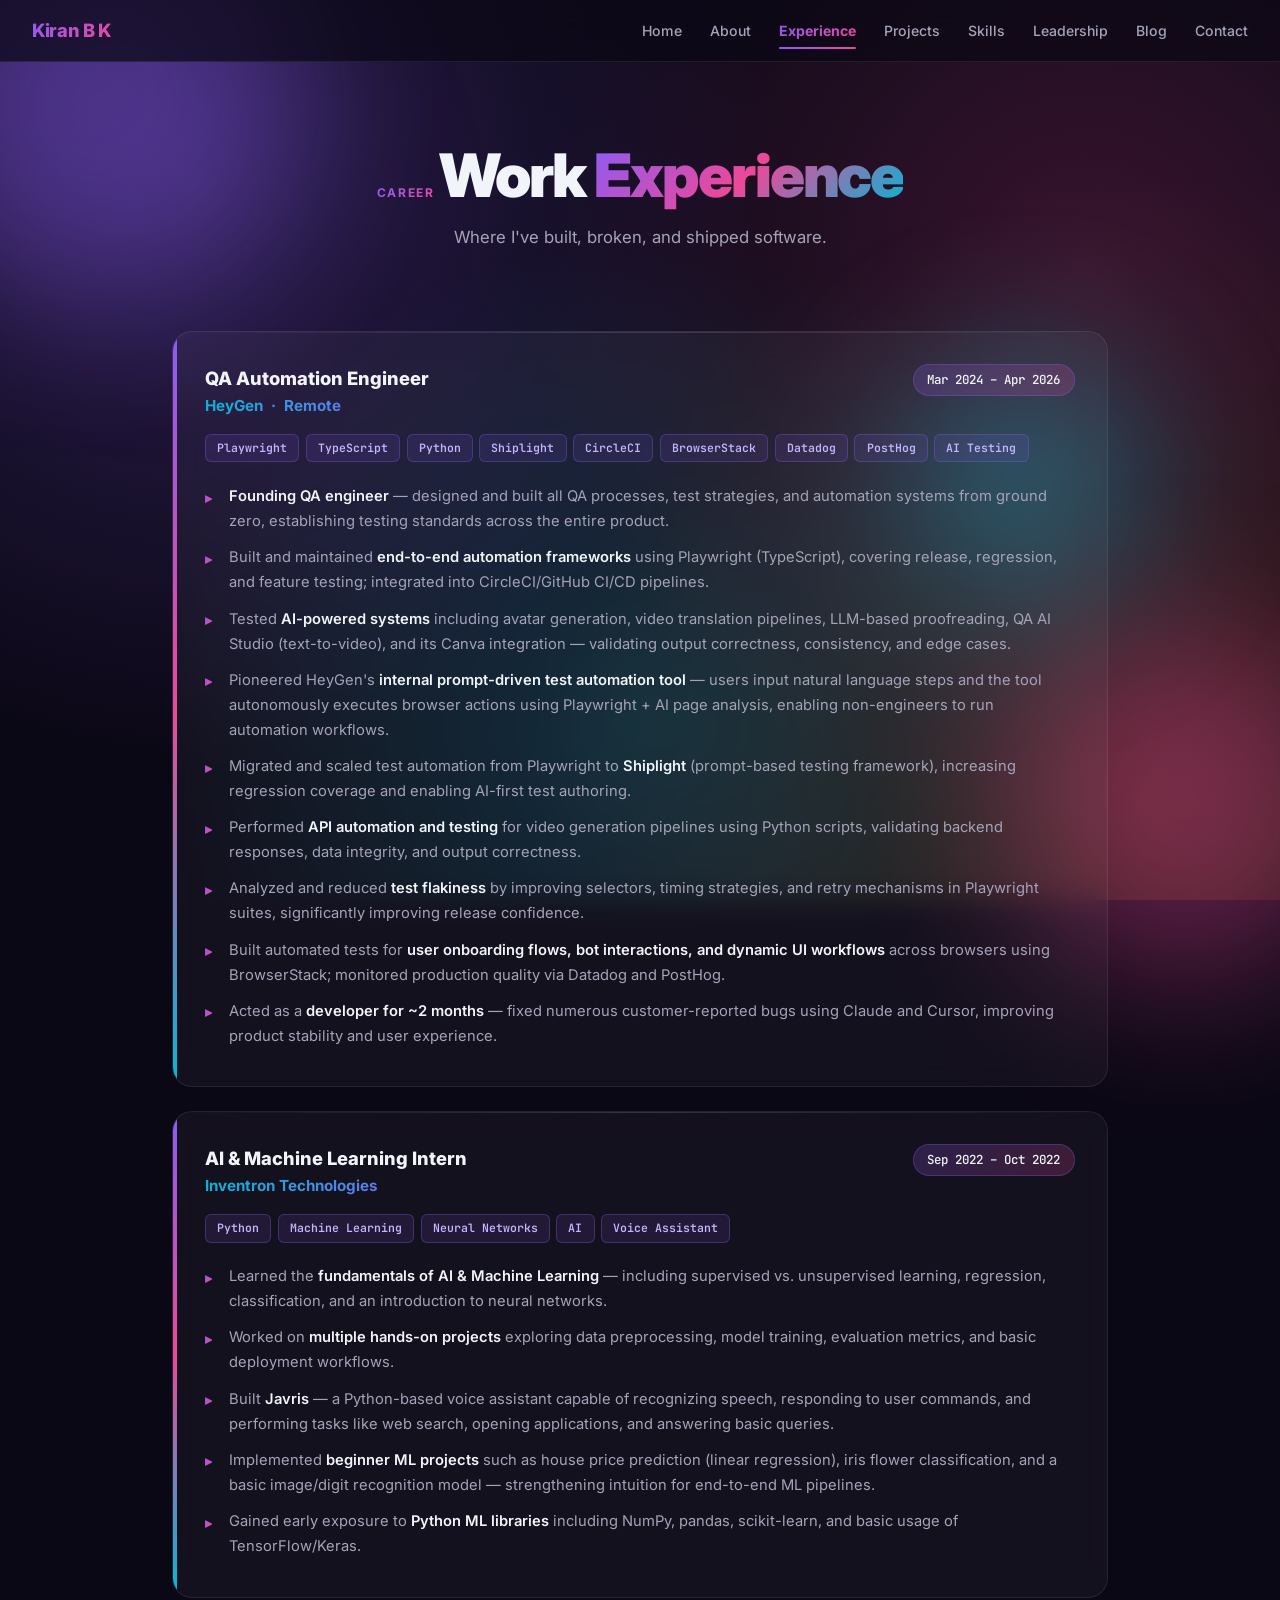
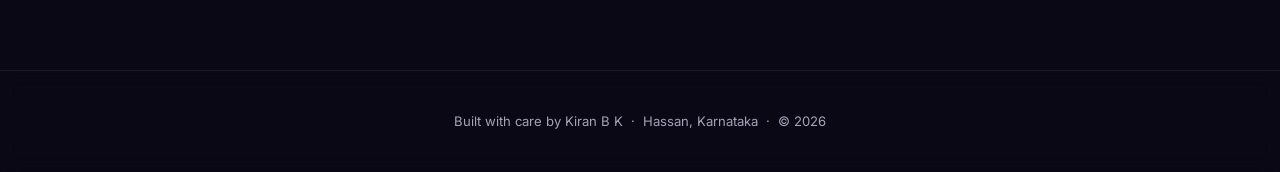
<file: experience.html>
<!DOCTYPE html>
<html lang="en">
<head>
  <meta charset="UTF-8" />
  <meta name="viewport" content="width=device-width, initial-scale=1.0" />
  <title>Experience — Kiran B K</title>
  <link rel="preconnect" href="https://fonts.googleapis.com" />
  <link href="https://fonts.googleapis.com/css2?family=Inter:wght@300;400;500;600;700;800&family=JetBrains+Mono:wght@400;500&display=swap" rel="stylesheet" />
  <style>
*, *::before, *::after { box-sizing: border-box; margin: 0; padding: 0; }

:root {
  --bg: #0b0815;
  --bg2: #141025;
  --bg3: #1c1733;
  --border: rgba(255,255,255,0.08);
  --purple: #8b5cf6;
  --pink: #ec4899;
  --cyan: #06b6d4;
  --amber: #f59e0b;
  --emerald: #10b981;
  --text: #f1f5f9;
  --muted: #a5a3b8;
  --card: rgba(255,255,255,0.04);
}

html { scroll-behavior: smooth; }

body {
  background: var(--bg);
  color: var(--text);
  font-family: 'Inter', -apple-system, sans-serif;
  line-height: 1.6;
  overflow-x: hidden;
  min-height: 100vh;
  display: flex;
  flex-direction: column;
  position: relative;
}

/* Animated mesh background */
body::before {
  content: '';
  position: fixed;
  inset: 0;
  background:
    radial-gradient(circle at 15% 20%, rgba(139,92,246,0.25), transparent 45%),
    radial-gradient(circle at 85% 30%, rgba(236,72,153,0.2), transparent 45%),
    radial-gradient(circle at 50% 80%, rgba(6,182,212,0.18), transparent 50%),
    radial-gradient(circle at 90% 90%, rgba(245,158,11,0.15), transparent 45%);
  z-index: -2;
  pointer-events: none;
  animation: meshShift 20s ease-in-out infinite alternate;
}

@keyframes meshShift {
  0%   { transform: translate(0,0) scale(1); }
  50%  { transform: translate(2%,-1%) scale(1.05); }
  100% { transform: translate(-1%,2%) scale(1); }
}

/* Floating blobs */
.blob {
  position: fixed;
  border-radius: 50%;
  filter: blur(80px);
  opacity: 0.4;
  pointer-events: none;
  z-index: -1;
}
.blob-1 { width: 400px; height: 400px; background: var(--purple); top: -100px; left: -100px; animation: float 18s ease-in-out infinite; }
.blob-2 { width: 350px; height: 350px; background: var(--pink); bottom: -80px; right: -80px; animation: float 22s ease-in-out infinite reverse; }
.blob-3 { width: 250px; height: 250px; background: var(--cyan); top: 40%; right: 10%; animation: float 25s ease-in-out infinite; }

@keyframes float {
  0%, 100% { transform: translate(0, 0); }
  33%  { transform: translate(40px, -30px); }
  66%  { transform: translate(-30px, 40px); }
}

main { flex: 1; position: relative; z-index: 1; }

/* ─── NAV ─── */
nav {
  position: sticky;
  top: 0;
  z-index: 100;
  padding: 1rem 2rem;
  display: flex;
  align-items: center;
  justify-content: space-between;
  background: rgba(11,8,21,0.7);
  backdrop-filter: blur(20px);
  -webkit-backdrop-filter: blur(20px);
  border-bottom: 1px solid var(--border);
}
.nav-logo {
  font-weight: 800;
  font-size: 1.15rem;
  background: linear-gradient(135deg, var(--purple), var(--pink), var(--cyan));
  background-size: 200% 200%;
  -webkit-background-clip: text;
  -webkit-text-fill-color: transparent;
  letter-spacing: -0.02em;
  text-decoration: none;
  animation: gradientShift 5s ease infinite;
}
@keyframes gradientShift {
  0%, 100% { background-position: 0% 50%; }
  50% { background-position: 100% 50%; }
}
.nav-links { display: flex; gap: 1.75rem; list-style: none; }
.nav-links a {
  color: var(--muted);
  text-decoration: none;
  font-size: 0.88rem;
  font-weight: 500;
  transition: color 0.2s;
  position: relative;
  padding: 0.25rem 0;
}
.nav-links a:hover { color: var(--text); }
.nav-links a.active {
  background: linear-gradient(135deg, var(--purple), var(--pink));
  -webkit-background-clip: text;
  -webkit-text-fill-color: transparent;
  font-weight: 700;
}
.nav-links a.active::after {
  content: '';
  position: absolute;
  bottom: -6px; left: 0; right: 0;
  height: 2px;
  background: linear-gradient(90deg, var(--purple), var(--pink));
  border-radius: 2px;
}

.nav-toggle {
  display: none;
  background: transparent;
  border: 1px solid var(--border);
  color: var(--text);
  padding: 0.4rem 0.7rem;
  border-radius: 8px;
  cursor: pointer;
  font-size: 1rem;
}

@media(max-width:760px) {
  .nav-toggle { display: block; }
  .nav-links {
    display: none;
    position: absolute;
    top: 100%; left: 0; right: 0;
    background: rgba(11,8,21,0.97);
    backdrop-filter: blur(20px);
    border-bottom: 1px solid var(--border);
    flex-direction: column;
    padding: 1.25rem 2rem;
    gap: 1rem;
  }
  .nav-links.open { display: flex; }
}

/* ─── PAGE HEADER ─── */
.page-header {
  text-align: center;
  padding: 5rem 2rem 2rem;
  position: relative;
}
.page-header .section-label { display: inline-block; margin-bottom: 0.75rem; }
.page-header h1 {
  font-size: clamp(2.2rem, 5.5vw, 3.75rem);
  font-weight: 900;
  letter-spacing: -0.035em;
  line-height: 1.1;
  margin-bottom: 1rem;
}
.page-header h1 .gradient {
  background: linear-gradient(135deg, var(--purple) 0%, var(--pink) 50%, var(--cyan) 100%);
  -webkit-background-clip: text;
  -webkit-text-fill-color: transparent;
}
.page-header p {
  color: var(--muted);
  max-width: 600px;
  margin: 0 auto;
  font-size: 1.05rem;
}

/* ─── HERO ─── */
.hero {
  min-height: calc(100vh - 72px);
  display: flex;
  flex-direction: column;
  align-items: center;
  justify-content: center;
  text-align: center;
  padding: 4rem 2rem;
  position: relative;
}
.hero-avatar {
  width: 110px; height: 110px;
  border-radius: 50%;
  background: linear-gradient(135deg, var(--purple), var(--pink), var(--cyan));
  display: flex;
  align-items: center;
  justify-content: center;
  font-size: 2.5rem;
  font-weight: 800;
  color: white;
  margin-bottom: 2rem;
  position: relative;
  z-index: 1;
  box-shadow: 0 0 60px rgba(139,92,246,0.5), 0 0 100px rgba(236,72,153,0.3);
  animation: avatarGlow 4s ease-in-out infinite;
}
@keyframes avatarGlow {
  0%, 100% { box-shadow: 0 0 60px rgba(139,92,246,0.5), 0 0 100px rgba(236,72,153,0.3); }
  50% { box-shadow: 0 0 80px rgba(236,72,153,0.6), 0 0 120px rgba(6,182,212,0.4); }
}
.hero-badge {
  display: inline-flex;
  align-items: center;
  gap: 0.5rem;
  background: rgba(139,92,246,0.15);
  border: 1px solid rgba(139,92,246,0.4);
  color: #c4b5fd;
  padding: 0.4rem 1rem;
  border-radius: 999px;
  font-size: 0.8rem;
  font-weight: 600;
  margin-bottom: 1.5rem;
  letter-spacing: 0.04em;
  position: relative;
  z-index: 1;
  backdrop-filter: blur(10px);
}
.hero-badge::before {
  content: '';
  width: 8px; height: 8px;
  border-radius: 50%;
  background: var(--emerald);
  box-shadow: 0 0 12px var(--emerald);
  animation: pulse 2s ease-in-out infinite;
}
@keyframes pulse {
  0%, 100% { opacity: 1; transform: scale(1); }
  50% { opacity: 0.6; transform: scale(1.2); }
}
.hero h1 {
  font-size: clamp(2.75rem, 8vw, 5.5rem);
  font-weight: 900;
  letter-spacing: -0.045em;
  line-height: 1;
  margin-bottom: 1.25rem;
  position: relative;
  z-index: 1;
}
.hero h1 .gradient {
  background: linear-gradient(135deg, #fff 0%, #c4b5fd 30%, var(--pink) 65%, var(--cyan) 100%);
  -webkit-background-clip: text;
  -webkit-text-fill-color: transparent;
  background-size: 200% 200%;
  animation: gradientShift 6s ease infinite;
}
.hero-sub {
  font-size: clamp(1rem, 2.2vw, 1.2rem);
  color: var(--muted);
  max-width: 640px;
  margin: 0 auto 2.5rem;
  position: relative;
  z-index: 1;
}
.hero-chips {
  display: flex;
  flex-wrap: wrap;
  gap: 0.6rem;
  justify-content: center;
  margin-bottom: 2.5rem;
  position: relative;
  z-index: 1;
  max-width: 600px;
}
.chip {
  background: rgba(255,255,255,0.05);
  border: 1px solid var(--border);
  color: var(--text);
  padding: 0.35rem 0.95rem;
  border-radius: 999px;
  font-size: 0.78rem;
  font-weight: 500;
  font-family: 'JetBrains Mono', monospace;
  backdrop-filter: blur(10px);
  transition: all 0.2s;
}
.chip:hover {
  border-color: var(--purple);
  color: #c4b5fd;
  transform: translateY(-2px);
}
.hero-cta {
  display: flex;
  gap: 1rem;
  flex-wrap: wrap;
  justify-content: center;
  position: relative;
  z-index: 1;
}
.btn {
  display: inline-flex;
  align-items: center;
  gap: 0.5rem;
  padding: 0.85rem 1.75rem;
  border-radius: 10px;
  font-size: 0.92rem;
  font-weight: 600;
  text-decoration: none;
  transition: all 0.25s;
  cursor: pointer;
  border: 1px solid transparent;
  position: relative;
  overflow: hidden;
}
.btn-primary {
  background: linear-gradient(135deg, var(--purple), var(--pink));
  color: #fff;
  box-shadow: 0 8px 24px rgba(139,92,246,0.35);
}
.btn-primary:hover {
  transform: translateY(-2px);
  box-shadow: 0 14px 36px rgba(236,72,153,0.45);
}
.btn-outline {
  background: rgba(255,255,255,0.04);
  color: var(--text);
  border-color: var(--border);
  backdrop-filter: blur(10px);
}
.btn-outline:hover {
  border-color: var(--cyan);
  color: var(--cyan);
  transform: translateY(-2px);
  background: rgba(6,182,212,0.08);
}

/* ─── SECTIONS ─── */
section { padding: 3rem 2rem; max-width: 1000px; margin: 0 auto; width: 100%; }
.section-label {
  font-size: 0.75rem;
  font-weight: 700;
  letter-spacing: 0.14em;
  background: linear-gradient(135deg, var(--purple), var(--pink));
  -webkit-background-clip: text;
  -webkit-text-fill-color: transparent;
  text-transform: uppercase;
  margin-bottom: 0.5rem;
}
h2 {
  font-size: clamp(1.6rem, 3.2vw, 2.25rem);
  font-weight: 800;
  letter-spacing: -0.035em;
  margin-bottom: 2rem;
  color: var(--text);
}
h2 .gradient {
  background: linear-gradient(135deg, var(--purple), var(--pink), var(--cyan));
  -webkit-background-clip: text;
  -webkit-text-fill-color: transparent;
}

/* ─── GLASS CARD BASE ─── */
.glass {
  background: rgba(255,255,255,0.04);
  backdrop-filter: blur(14px);
  -webkit-backdrop-filter: blur(14px);
  border: 1px solid var(--border);
  border-radius: 20px;
  position: relative;
  overflow: hidden;
}
.glass::before {
  content: '';
  position: absolute;
  top: 0; left: 0; right: 0;
  height: 1px;
  background: linear-gradient(90deg, transparent, rgba(255,255,255,0.15), transparent);
}

/* ─── ABOUT ─── */
.about-grid {
  display: grid;
  grid-template-columns: 1fr 1fr;
  gap: 1.5rem;
}
@media(max-width:680px){ .about-grid { grid-template-columns: 1fr; } }
.about-card {
  padding: 2rem;
  transition: transform 0.3s, border-color 0.3s;
}
.about-card:hover { transform: translateY(-4px); border-color: rgba(139,92,246,0.4); }
.about-card h3 {
  font-size: 1.1rem;
  font-weight: 700;
  margin-bottom: 0.75rem;
  background: linear-gradient(135deg, var(--purple), var(--pink));
  -webkit-background-clip: text;
  -webkit-text-fill-color: transparent;
}
.about-card p { color: var(--muted); font-size: 0.93rem; line-height: 1.7; }

/* ─── EXPERIENCE ─── */
.exp-card {
  padding: 2rem;
  margin-bottom: 1.5rem;
  transition: transform 0.3s, border-color 0.3s;
}
.exp-card::after {
  content: '';
  position: absolute;
  top: 0; left: 0;
  width: 4px; height: 100%;
  background: linear-gradient(180deg, var(--purple), var(--pink), var(--cyan));
}
.exp-card:hover { transform: translateY(-3px); border-color: rgba(236,72,153,0.4); }
.exp-header {
  display: flex;
  align-items: flex-start;
  justify-content: space-between;
  gap: 1rem;
  flex-wrap: wrap;
  margin-bottom: 0.5rem;
}
.exp-title { font-size: 1.15rem; font-weight: 800; }
.exp-company {
  background: linear-gradient(135deg, var(--cyan), var(--purple));
  -webkit-background-clip: text;
  -webkit-text-fill-color: transparent;
  font-weight: 700;
  font-size: 0.95rem;
}
.exp-date {
  font-size: 0.78rem;
  color: var(--text);
  background: linear-gradient(135deg, rgba(139,92,246,0.2), rgba(236,72,153,0.2));
  border: 1px solid rgba(139,92,246,0.3);
  padding: 0.3rem 0.85rem;
  border-radius: 999px;
  white-space: nowrap;
  font-family: 'JetBrains Mono', monospace;
  font-weight: 500;
}
.exp-tags { display: flex; flex-wrap: wrap; gap: 0.4rem; margin: 1rem 0; }
.tag {
  background: rgba(139,92,246,0.12);
  border: 1px solid rgba(139,92,246,0.3);
  color: #c4b5fd;
  padding: 0.25rem 0.7rem;
  border-radius: 6px;
  font-size: 0.72rem;
  font-weight: 600;
  font-family: 'JetBrains Mono', monospace;
}
.tag.pink { background: rgba(236,72,153,0.12); border-color: rgba(236,72,153,0.3); color: #f9a8d4; }
.tag.cyan { background: rgba(6,182,212,0.12); border-color: rgba(6,182,212,0.3); color: #67e8f9; }
.tag.amber { background: rgba(245,158,11,0.12); border-color: rgba(245,158,11,0.3); color: #fcd34d; }
.exp-bullets { list-style: none; margin-top: 0.5rem; }
.exp-bullets li {
  color: var(--muted);
  font-size: 0.92rem;
  line-height: 1.7;
  padding: 0.35rem 0;
  padding-left: 1.5rem;
  position: relative;
}
.exp-bullets li::before {
  content: '▸';
  position: absolute;
  left: 0;
  background: linear-gradient(135deg, var(--purple), var(--pink));
  -webkit-background-clip: text;
  -webkit-text-fill-color: transparent;
  font-size: 0.9rem;
  top: 0.45rem;
  font-weight: 900;
}
.exp-bullets li strong { color: var(--text); font-weight: 600; }

/* ─── PROJECTS ─── */
.projects-grid {
  display: grid;
  grid-template-columns: repeat(auto-fill, minmax(290px, 1fr));
  gap: 1.5rem;
}
.project-card {
  padding: 1.75rem;
  transition: all 0.3s;
  display: flex;
  flex-direction: column;
}
.project-card:hover {
  transform: translateY(-6px);
  border-color: rgba(236,72,153,0.45);
  box-shadow: 0 20px 50px rgba(139,92,246,0.25);
}
.project-icon {
  width: 52px; height: 52px;
  border-radius: 14px;
  display: flex;
  align-items: center;
  justify-content: center;
  font-size: 1.6rem;
  margin-bottom: 1.1rem;
  box-shadow: 0 8px 24px rgba(0,0,0,0.2);
}
.project-card h3 { font-size: 1.05rem; font-weight: 800; margin-bottom: 0.5rem; }
.project-card p { color: var(--muted); font-size: 0.88rem; line-height: 1.65; flex: 1; }
.project-footer { margin-top: 1.25rem; display: flex; gap: 0.5rem; flex-wrap: wrap; }

/* ─── LEADERSHIP ─── */
.leadership-grid {
  display: grid;
  grid-template-columns: 1fr 1fr;
  gap: 1.25rem;
}
@media(max-width:680px){ .leadership-grid { grid-template-columns: 1fr; } }
.lead-card {
  padding: 1.6rem;
  transition: all 0.3s;
}
.lead-card:hover { transform: translateY(-4px); border-color: rgba(6,182,212,0.4); }
.lead-icon {
  font-size: 2rem;
  margin-bottom: 0.85rem;
  display: inline-block;
  filter: drop-shadow(0 4px 12px rgba(139,92,246,0.5));
}
.lead-card h3 {
  font-size: 1rem;
  font-weight: 800;
  margin-bottom: 0.45rem;
}
.lead-card p { color: var(--muted); font-size: 0.87rem; line-height: 1.65; }

/* ─── SOCIAL ─── */
.social-grid {
  display: grid;
  grid-template-columns: repeat(auto-fill, minmax(260px, 1fr));
  gap: 1.25rem;
}
.social-card {
  padding: 1.6rem;
  display: flex;
  gap: 1rem;
  align-items: flex-start;
  transition: all 0.3s;
}
.social-card:hover { transform: translateY(-4px); border-color: rgba(245,158,11,0.4); }
.social-emoji {
  font-size: 1.75rem;
  flex-shrink: 0;
  filter: drop-shadow(0 4px 10px rgba(236,72,153,0.5));
}
.social-card h3 { font-size: 0.95rem; font-weight: 700; margin-bottom: 0.35rem; }
.social-card p { color: var(--muted); font-size: 0.84rem; line-height: 1.6; }

/* ─── SPORTS ─── */
.sports-row {
  display: grid;
  grid-template-columns: repeat(auto-fit, minmax(240px, 1fr));
  gap: 1rem;
}
.sport-badge {
  padding: 1.4rem 1.5rem;
  display: flex;
  align-items: center;
  gap: 1rem;
  transition: all 0.3s;
}
.sport-badge:hover { transform: translateY(-4px) scale(1.02); border-color: rgba(245,158,11,0.5); }
.sport-badge .medal {
  font-size: 2rem;
  filter: drop-shadow(0 4px 12px rgba(245,158,11,0.6));
}
.sport-badge .sport-info strong { display: block; font-size: 0.95rem; font-weight: 800; margin-bottom: 0.15rem; }
.sport-badge .sport-info span { color: var(--muted); font-size: 0.8rem; }

/* ─── SKILLS ─── */
.skills-grid {
  display: grid;
  grid-template-columns: repeat(auto-fill, minmax(200px, 1fr));
  gap: 1.25rem;
}
.skill-group {
  padding: 1.4rem;
  transition: all 0.3s;
}
.skill-group:hover { transform: translateY(-3px); border-color: rgba(139,92,246,0.4); }
.skill-group h4 {
  font-size: 0.78rem;
  font-weight: 800;
  background: linear-gradient(135deg, var(--purple), var(--pink));
  -webkit-background-clip: text;
  -webkit-text-fill-color: transparent;
  text-transform: uppercase;
  letter-spacing: 0.1em;
  margin-bottom: 0.85rem;
}
.skill-group ul { list-style: none; }
.skill-group li {
  color: var(--muted);
  font-size: 0.85rem;
  padding: 0.25rem 0;
  font-family: 'JetBrains Mono', monospace;
  border-bottom: 1px dashed rgba(255,255,255,0.05);
}
.skill-group li:last-child { border-bottom: none; }

/* ─── CONTACT ─── */
.contact-wrap { text-align: center; }
.contact-card {
  padding: 3.5rem 2rem;
  max-width: 580px;
  margin: 0 auto;
  position: relative;
}
.contact-card::after {
  content: '';
  position: absolute;
  inset: 0;
  background:
    radial-gradient(ellipse 60% 50% at 50% 0%, rgba(236,72,153,0.18) 0%, transparent 70%),
    radial-gradient(ellipse 60% 50% at 50% 100%, rgba(6,182,212,0.12) 0%, transparent 70%);
  pointer-events: none;
  border-radius: inherit;
}
.contact-card p {
  color: var(--muted);
  margin-bottom: 2rem;
  position: relative;
  z-index: 1;
  font-size: 0.98rem;
}
.contact-links {
  display: flex;
  flex-wrap: wrap;
  gap: 0.75rem;
  justify-content: center;
  position: relative;
  z-index: 1;
}

/* ─── FOOTER ─── */
footer {
  text-align: center;
  padding: 2.5rem 2rem;
  color: var(--muted);
  font-size: 0.82rem;
  border-top: 1px solid var(--border);
  margin-top: auto;
  background: rgba(11,8,21,0.5);
  backdrop-filter: blur(10px);
  position: relative;
  z-index: 1;
}
footer span {
  background: linear-gradient(135deg, var(--purple), var(--pink));
  -webkit-background-clip: text;
  -webkit-text-fill-color: transparent;
  font-weight: 700;
}

/* ─── SCROLL ANIMATION ─── */
.fade-in { opacity: 0; transform: translateY(28px); transition: opacity 0.7s ease, transform 0.7s ease; }
.fade-in.visible { opacity: 1; transform: translateY(0); }


/* ─── Scroll progress bar ─── */
.scroll-progress {
  position: fixed;
  top: 0; left: 0;
  height: 3px;
  width: 0%;
  background: linear-gradient(90deg, var(--purple), var(--pink), var(--cyan));
  z-index: 200;
  box-shadow: 0 0 10px rgba(236,72,153,0.6);
  transition: width 0.1s linear;
}

/* ─── Sparkles ─── */
.sparkle {
  position: fixed;
  width: 4px; height: 4px;
  border-radius: 50%;
  background: white;
  pointer-events: none;
  z-index: -1;
  opacity: 0;
  animation: sparkleFloat 6s ease-in-out infinite;
}
@keyframes sparkleFloat {
  0%   { opacity: 0; transform: translateY(0) scale(0); }
  25%  { opacity: 0.9; transform: translateY(-20px) scale(1); }
  50%  { opacity: 0.6; transform: translateY(-40px) scale(1.2); }
  75%  { opacity: 0.3; transform: translateY(-60px) scale(0.8); }
  100% { opacity: 0; transform: translateY(-80px) scale(0); }
}
.sparkle:nth-child(odd)  { background: var(--pink); box-shadow: 0 0 8px var(--pink); }
.sparkle:nth-child(3n)   { background: var(--cyan); box-shadow: 0 0 8px var(--cyan); }
.sparkle:nth-child(5n)   { background: var(--amber); box-shadow: 0 0 8px var(--amber); }

/* ─── Animated gradient border on project cards ─── */
.project-card { position: relative; }
.project-card::before {
  content: '';
  position: absolute;
  inset: -1px;
  border-radius: 20px;
  padding: 1px;
  background: linear-gradient(135deg, transparent, transparent);
  -webkit-mask: linear-gradient(#fff 0 0) content-box, linear-gradient(#fff 0 0);
  -webkit-mask-composite: xor;
          mask-composite: exclude;
  opacity: 0;
  transition: opacity 0.4s, background 0.4s;
  pointer-events: none;
}
.project-card:hover::before {
  background: linear-gradient(135deg, var(--purple), var(--pink), var(--cyan));
  opacity: 1;
}

/* ─── Tilt support ─── */
.tilt {
  transform-style: preserve-3d;
  transition: transform 0.15s ease-out, box-shadow 0.3s, border-color 0.3s;
  will-change: transform;
}
.tilt-inner { transform: translateZ(20px); }

/* ─── Animated heading underline shimmer ─── */
.page-header h1, .hero h1 {
  position: relative;
  display: inline-block;
}

/* ─── Section heading shimmer line ─── */
h2::after {
  content: '';
  display: block;
  width: 64px;
  height: 3px;
  margin-top: 0.6rem;
  border-radius: 4px;
  background: linear-gradient(90deg, var(--purple), var(--pink), var(--cyan), var(--purple));
  background-size: 300% 100%;
  animation: shimmer 4s linear infinite;
}
@keyframes shimmer {
  0%   { background-position: 0% 50%; }
  100% { background-position: 300% 50%; }
}

/* ─── Typewriter caret ─── */
.typewriter-caret {
  display: inline-block;
  width: 2px;
  height: 1em;
  background: var(--pink);
  margin-left: 2px;
  vertical-align: text-bottom;
  animation: caretBlink 1s steps(2) infinite;
}
@keyframes caretBlink {
  50% { opacity: 0; }
}

/* ─── Button ripple sheen ─── */
.btn-primary::after {
  content: '';
  position: absolute;
  top: 0; left: -100%;
  width: 100%; height: 100%;
  background: linear-gradient(90deg, transparent, rgba(255,255,255,0.25), transparent);
  transition: left 0.5s;
}
.btn-primary:hover::after { left: 100%; }

/* ─── Chip shimmer on hover ─── */
.chip {
  position: relative;
  overflow: hidden;
}
.chip::after {
  content: '';
  position: absolute;
  top: 0; left: -100%;
  width: 100%; height: 100%;
  background: linear-gradient(90deg, transparent, rgba(255,255,255,0.15), transparent);
  transition: left 0.5s;
}
.chip:hover::after { left: 100%; }

</style>
</head>
<body>
<div class="scroll-progress"></div>
<div class="sparkle" style="left:8%; top:80%; animation-delay:0s"></div>
<div class="sparkle" style="left:22%; top:45%; animation-delay:1.2s"></div>
<div class="sparkle" style="left:38%; top:70%; animation-delay:2.4s"></div>
<div class="sparkle" style="left:55%; top:30%; animation-delay:3.6s"></div>
<div class="sparkle" style="left:72%; top:65%; animation-delay:1.8s"></div>
<div class="sparkle" style="left:88%; top:40%; animation-delay:4.2s"></div>
<div class="sparkle" style="left:15%; top:20%; animation-delay:2.0s"></div>
<div class="sparkle" style="left:48%; top:90%; animation-delay:0.6s"></div>
<div class="sparkle" style="left:65%; top:12%; animation-delay:3.0s"></div>
<div class="sparkle" style="left:92%; top:75%; animation-delay:2.8s"></div>

<div class="blob blob-1"></div>
<div class="blob blob-2"></div>
<div class="blob blob-3"></div>

<nav>
  <a href="index.html" class="nav-logo">Kiran B K</a>
  <button class="nav-toggle" aria-label="Menu">☰</button>
  <ul class="nav-links">
    <li><a href="index.html">Home</a></li>
    <li><a href="about.html">About</a></li>
    <li><a href="experience.html" class="active">Experience</a></li>
    <li><a href="projects.html">Projects</a></li>
    <li><a href="skills.html">Skills</a></li>
    <li><a href="leadership.html">Leadership</a></li>
    <li><a href="blog.html">Blog</a></li>
    <li><a href="contact.html">Contact</a></li>
  </ul>
</nav>

<main>
  <header class="page-header">
    <span class="section-label">Career</span>
    <h1>Work <span class="gradient">Experience</span></h1>
    <p>Where I've built, broken, and shipped software.</p>
  </header>

  <section>
    <div class="exp-card glass fade-in">
      <div class="exp-header">
        <div>
          <div class="exp-title">QA Automation Engineer</div>
          <div class="exp-company">HeyGen &nbsp;·&nbsp; Remote</div>
        </div>
        <span class="exp-date">Mar 2024 – Apr 2026</span>
      </div>
      <!-- HeyGen content continues below -->
      <div class="exp-tags">
        <span class="tag">Playwright</span>
        <span class="tag">TypeScript</span>
        <span class="tag">Python</span>
        <span class="tag">Shiplight</span>
        <span class="tag">CircleCI</span>
        <span class="tag">BrowserStack</span>
        <span class="tag">Datadog</span>
        <span class="tag">PostHog</span>
        <span class="tag">AI Testing</span>
      </div>
      <ul class="exp-bullets">
        <li><strong>Founding QA engineer</strong> — designed and built all QA processes, test strategies, and automation systems from ground zero, establishing testing standards across the entire product.</li>
        <li>Built and maintained <strong>end-to-end automation frameworks</strong> using Playwright (TypeScript), covering release, regression, and feature testing; integrated into CircleCI/GitHub CI/CD pipelines.</li>
        <li>Tested <strong>AI-powered systems</strong> including avatar generation, video translation pipelines, LLM-based proofreading, QA AI Studio (text-to-video), and its Canva integration — validating output correctness, consistency, and edge cases.</li>
        <li>Pioneered HeyGen's <strong>internal prompt-driven test automation tool</strong> — users input natural language steps and the tool autonomously executes browser actions using Playwright + AI page analysis, enabling non-engineers to run automation workflows.</li>
        <li>Migrated and scaled test automation from Playwright to <strong>Shiplight</strong> (prompt-based testing framework), increasing regression coverage and enabling AI-first test authoring.</li>
        <li>Performed <strong>API automation and testing</strong> for video generation pipelines using Python scripts, validating backend responses, data integrity, and output correctness.</li>
        <li>Analyzed and reduced <strong>test flakiness</strong> by improving selectors, timing strategies, and retry mechanisms in Playwright suites, significantly improving release confidence.</li>
        <li>Built automated tests for <strong>user onboarding flows, bot interactions, and dynamic UI workflows</strong> across browsers using BrowserStack; monitored production quality via Datadog and PostHog.</li>
        <li>Acted as a <strong>developer for ~2 months</strong> — fixed numerous customer-reported bugs using Claude and Cursor, improving product stability and user experience.</li>
      </ul>
    </div>

    <div class="exp-card glass fade-in">
      <div class="exp-header">
        <div>
          <div class="exp-title">AI &amp; Machine Learning Intern</div>
          <div class="exp-company">Inventron Technologies</div>
        </div>
        <span class="exp-date">Sep 2022 – Oct 2022</span>
      </div>
      <div class="exp-tags">
        <span class="tag">Python</span>
        <span class="tag">Machine Learning</span>
        <span class="tag">Neural Networks</span>
        <span class="tag">AI</span>
        <span class="tag">Voice Assistant</span>
      </div>
      <ul class="exp-bullets">
        <li>Learned the <strong>fundamentals of AI &amp; Machine Learning</strong> — including supervised vs. unsupervised learning, regression, classification, and an introduction to neural networks.</li>
        <li>Worked on <strong>multiple hands-on projects</strong> exploring data preprocessing, model training, evaluation metrics, and basic deployment workflows.</li>
        <li>Built <strong>Javris</strong> — a Python-based voice assistant capable of recognizing speech, responding to user commands, and performing tasks like web search, opening applications, and answering basic queries.</li>
        <li>Implemented <strong>beginner ML projects</strong> such as house price prediction (linear regression), iris flower classification, and a basic image/digit recognition model — strengthening intuition for end-to-end ML pipelines.</li>
        <li>Gained early exposure to <strong>Python ML libraries</strong> including NumPy, pandas, scikit-learn, and basic usage of TensorFlow/Keras.</li>
      </ul>
    </div>
  </section>
</main>

<footer>
  <p>Built with care by Kiran B K &nbsp;·&nbsp; Hassan, Karnataka &nbsp;·&nbsp; © 2026</p>
</footer>

<script src="script.js"></script>
</body>
</html>
</file>
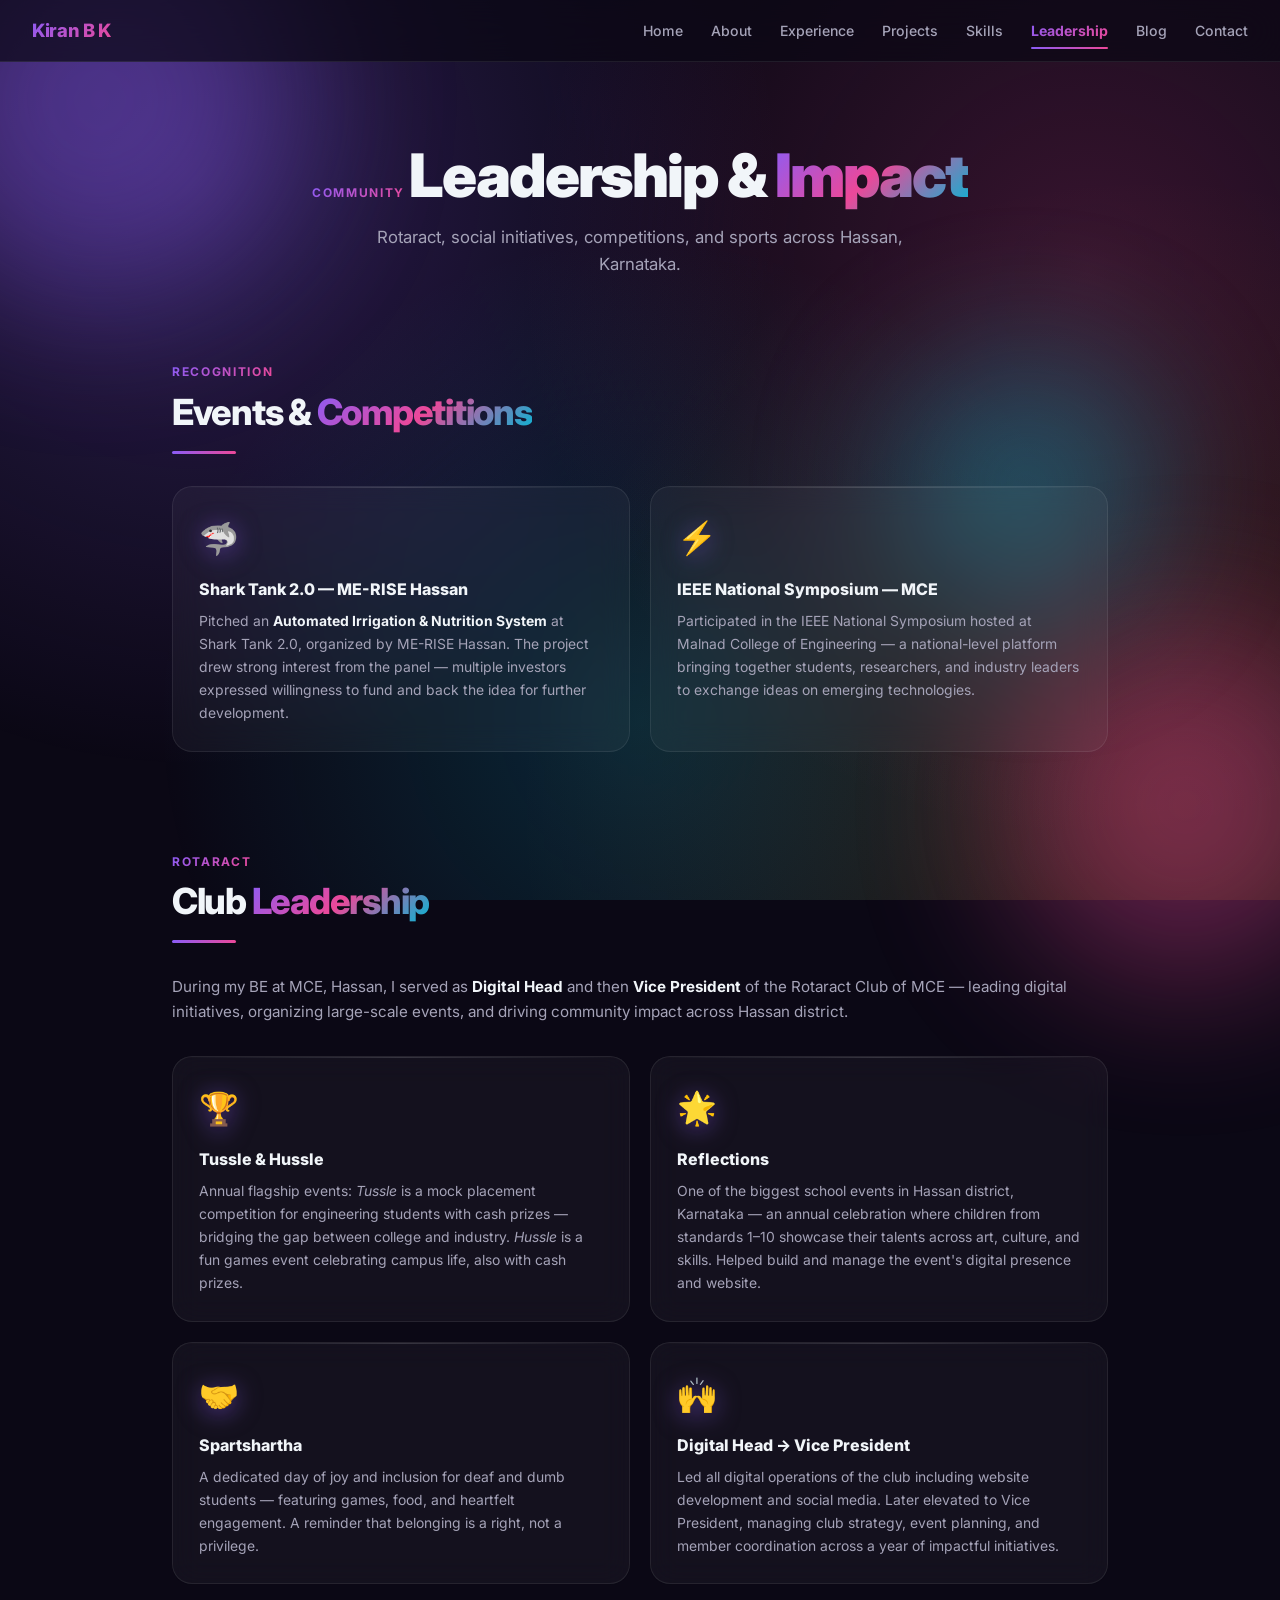
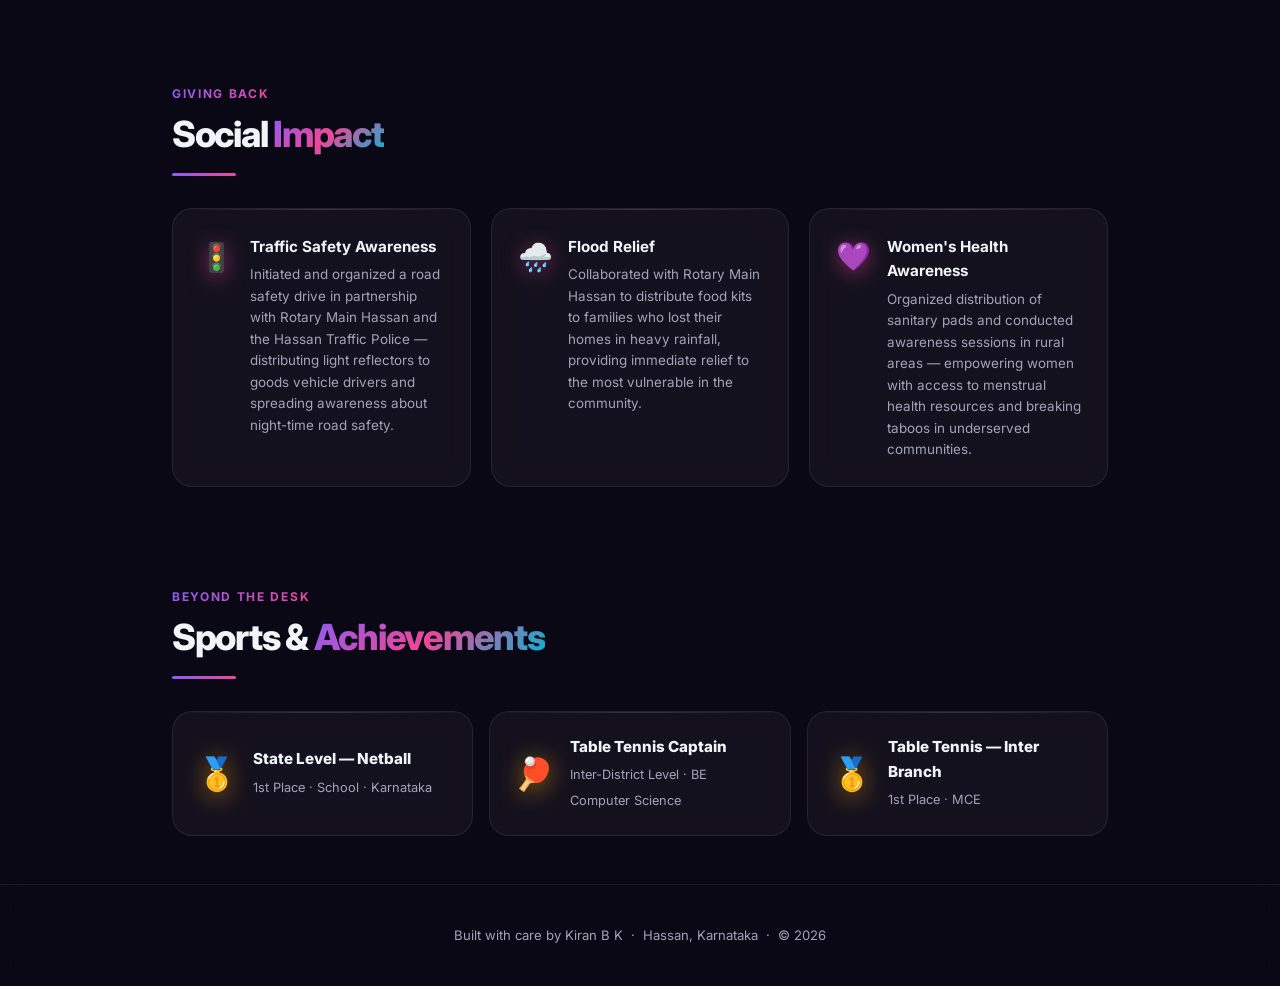
<file: leadership.html>
<!DOCTYPE html>
<html lang="en">
<head>
  <meta charset="UTF-8" />
  <meta name="viewport" content="width=device-width, initial-scale=1.0" />
  <title>Leadership — Kiran B K</title>
  <link rel="preconnect" href="https://fonts.googleapis.com" />
  <link href="https://fonts.googleapis.com/css2?family=Inter:wght@300;400;500;600;700;800&family=JetBrains+Mono:wght@400;500&display=swap" rel="stylesheet" />
  <style>
*, *::before, *::after { box-sizing: border-box; margin: 0; padding: 0; }

:root {
  --bg: #0b0815;
  --bg2: #141025;
  --bg3: #1c1733;
  --border: rgba(255,255,255,0.08);
  --purple: #8b5cf6;
  --pink: #ec4899;
  --cyan: #06b6d4;
  --amber: #f59e0b;
  --emerald: #10b981;
  --text: #f1f5f9;
  --muted: #a5a3b8;
  --card: rgba(255,255,255,0.04);
}

html { scroll-behavior: smooth; }

body {
  background: var(--bg);
  color: var(--text);
  font-family: 'Inter', -apple-system, sans-serif;
  line-height: 1.6;
  overflow-x: hidden;
  min-height: 100vh;
  display: flex;
  flex-direction: column;
  position: relative;
}

/* Animated mesh background */
body::before {
  content: '';
  position: fixed;
  inset: 0;
  background:
    radial-gradient(circle at 15% 20%, rgba(139,92,246,0.25), transparent 45%),
    radial-gradient(circle at 85% 30%, rgba(236,72,153,0.2), transparent 45%),
    radial-gradient(circle at 50% 80%, rgba(6,182,212,0.18), transparent 50%),
    radial-gradient(circle at 90% 90%, rgba(245,158,11,0.15), transparent 45%);
  z-index: -2;
  pointer-events: none;
  animation: meshShift 20s ease-in-out infinite alternate;
}

@keyframes meshShift {
  0%   { transform: translate(0,0) scale(1); }
  50%  { transform: translate(2%,-1%) scale(1.05); }
  100% { transform: translate(-1%,2%) scale(1); }
}

/* Floating blobs */
.blob {
  position: fixed;
  border-radius: 50%;
  filter: blur(80px);
  opacity: 0.4;
  pointer-events: none;
  z-index: -1;
}
.blob-1 { width: 400px; height: 400px; background: var(--purple); top: -100px; left: -100px; animation: float 18s ease-in-out infinite; }
.blob-2 { width: 350px; height: 350px; background: var(--pink); bottom: -80px; right: -80px; animation: float 22s ease-in-out infinite reverse; }
.blob-3 { width: 250px; height: 250px; background: var(--cyan); top: 40%; right: 10%; animation: float 25s ease-in-out infinite; }

@keyframes float {
  0%, 100% { transform: translate(0, 0); }
  33%  { transform: translate(40px, -30px); }
  66%  { transform: translate(-30px, 40px); }
}

main { flex: 1; position: relative; z-index: 1; }

/* ─── NAV ─── */
nav {
  position: sticky;
  top: 0;
  z-index: 100;
  padding: 1rem 2rem;
  display: flex;
  align-items: center;
  justify-content: space-between;
  background: rgba(11,8,21,0.7);
  backdrop-filter: blur(20px);
  -webkit-backdrop-filter: blur(20px);
  border-bottom: 1px solid var(--border);
}
.nav-logo {
  font-weight: 800;
  font-size: 1.15rem;
  background: linear-gradient(135deg, var(--purple), var(--pink), var(--cyan));
  background-size: 200% 200%;
  -webkit-background-clip: text;
  -webkit-text-fill-color: transparent;
  letter-spacing: -0.02em;
  text-decoration: none;
  animation: gradientShift 5s ease infinite;
}
@keyframes gradientShift {
  0%, 100% { background-position: 0% 50%; }
  50% { background-position: 100% 50%; }
}
.nav-links { display: flex; gap: 1.75rem; list-style: none; }
.nav-links a {
  color: var(--muted);
  text-decoration: none;
  font-size: 0.88rem;
  font-weight: 500;
  transition: color 0.2s;
  position: relative;
  padding: 0.25rem 0;
}
.nav-links a:hover { color: var(--text); }
.nav-links a.active {
  background: linear-gradient(135deg, var(--purple), var(--pink));
  -webkit-background-clip: text;
  -webkit-text-fill-color: transparent;
  font-weight: 700;
}
.nav-links a.active::after {
  content: '';
  position: absolute;
  bottom: -6px; left: 0; right: 0;
  height: 2px;
  background: linear-gradient(90deg, var(--purple), var(--pink));
  border-radius: 2px;
}

.nav-toggle {
  display: none;
  background: transparent;
  border: 1px solid var(--border);
  color: var(--text);
  padding: 0.4rem 0.7rem;
  border-radius: 8px;
  cursor: pointer;
  font-size: 1rem;
}

@media(max-width:760px) {
  .nav-toggle { display: block; }
  .nav-links {
    display: none;
    position: absolute;
    top: 100%; left: 0; right: 0;
    background: rgba(11,8,21,0.97);
    backdrop-filter: blur(20px);
    border-bottom: 1px solid var(--border);
    flex-direction: column;
    padding: 1.25rem 2rem;
    gap: 1rem;
  }
  .nav-links.open { display: flex; }
}

/* ─── PAGE HEADER ─── */
.page-header {
  text-align: center;
  padding: 5rem 2rem 2rem;
  position: relative;
}
.page-header .section-label { display: inline-block; margin-bottom: 0.75rem; }
.page-header h1 {
  font-size: clamp(2.2rem, 5.5vw, 3.75rem);
  font-weight: 900;
  letter-spacing: -0.035em;
  line-height: 1.1;
  margin-bottom: 1rem;
}
.page-header h1 .gradient {
  background: linear-gradient(135deg, var(--purple) 0%, var(--pink) 50%, var(--cyan) 100%);
  -webkit-background-clip: text;
  -webkit-text-fill-color: transparent;
}
.page-header p {
  color: var(--muted);
  max-width: 600px;
  margin: 0 auto;
  font-size: 1.05rem;
}

/* ─── HERO ─── */
.hero {
  min-height: calc(100vh - 72px);
  display: flex;
  flex-direction: column;
  align-items: center;
  justify-content: center;
  text-align: center;
  padding: 4rem 2rem;
  position: relative;
}
.hero-avatar {
  width: 110px; height: 110px;
  border-radius: 50%;
  background: linear-gradient(135deg, var(--purple), var(--pink), var(--cyan));
  display: flex;
  align-items: center;
  justify-content: center;
  font-size: 2.5rem;
  font-weight: 800;
  color: white;
  margin-bottom: 2rem;
  position: relative;
  z-index: 1;
  box-shadow: 0 0 60px rgba(139,92,246,0.5), 0 0 100px rgba(236,72,153,0.3);
  animation: avatarGlow 4s ease-in-out infinite;
}
@keyframes avatarGlow {
  0%, 100% { box-shadow: 0 0 60px rgba(139,92,246,0.5), 0 0 100px rgba(236,72,153,0.3); }
  50% { box-shadow: 0 0 80px rgba(236,72,153,0.6), 0 0 120px rgba(6,182,212,0.4); }
}
.hero-badge {
  display: inline-flex;
  align-items: center;
  gap: 0.5rem;
  background: rgba(139,92,246,0.15);
  border: 1px solid rgba(139,92,246,0.4);
  color: #c4b5fd;
  padding: 0.4rem 1rem;
  border-radius: 999px;
  font-size: 0.8rem;
  font-weight: 600;
  margin-bottom: 1.5rem;
  letter-spacing: 0.04em;
  position: relative;
  z-index: 1;
  backdrop-filter: blur(10px);
}
.hero-badge::before {
  content: '';
  width: 8px; height: 8px;
  border-radius: 50%;
  background: var(--emerald);
  box-shadow: 0 0 12px var(--emerald);
  animation: pulse 2s ease-in-out infinite;
}
@keyframes pulse {
  0%, 100% { opacity: 1; transform: scale(1); }
  50% { opacity: 0.6; transform: scale(1.2); }
}
.hero h1 {
  font-size: clamp(2.75rem, 8vw, 5.5rem);
  font-weight: 900;
  letter-spacing: -0.045em;
  line-height: 1;
  margin-bottom: 1.25rem;
  position: relative;
  z-index: 1;
}
.hero h1 .gradient {
  background: linear-gradient(135deg, #fff 0%, #c4b5fd 30%, var(--pink) 65%, var(--cyan) 100%);
  -webkit-background-clip: text;
  -webkit-text-fill-color: transparent;
  background-size: 200% 200%;
  animation: gradientShift 6s ease infinite;
}
.hero-sub {
  font-size: clamp(1rem, 2.2vw, 1.2rem);
  color: var(--muted);
  max-width: 640px;
  margin: 0 auto 2.5rem;
  position: relative;
  z-index: 1;
}
.hero-chips {
  display: flex;
  flex-wrap: wrap;
  gap: 0.6rem;
  justify-content: center;
  margin-bottom: 2.5rem;
  position: relative;
  z-index: 1;
  max-width: 600px;
}
.chip {
  background: rgba(255,255,255,0.05);
  border: 1px solid var(--border);
  color: var(--text);
  padding: 0.35rem 0.95rem;
  border-radius: 999px;
  font-size: 0.78rem;
  font-weight: 500;
  font-family: 'JetBrains Mono', monospace;
  backdrop-filter: blur(10px);
  transition: all 0.2s;
}
.chip:hover {
  border-color: var(--purple);
  color: #c4b5fd;
  transform: translateY(-2px);
}
.hero-cta {
  display: flex;
  gap: 1rem;
  flex-wrap: wrap;
  justify-content: center;
  position: relative;
  z-index: 1;
}
.btn {
  display: inline-flex;
  align-items: center;
  gap: 0.5rem;
  padding: 0.85rem 1.75rem;
  border-radius: 10px;
  font-size: 0.92rem;
  font-weight: 600;
  text-decoration: none;
  transition: all 0.25s;
  cursor: pointer;
  border: 1px solid transparent;
  position: relative;
  overflow: hidden;
}
.btn-primary {
  background: linear-gradient(135deg, var(--purple), var(--pink));
  color: #fff;
  box-shadow: 0 8px 24px rgba(139,92,246,0.35);
}
.btn-primary:hover {
  transform: translateY(-2px);
  box-shadow: 0 14px 36px rgba(236,72,153,0.45);
}
.btn-outline {
  background: rgba(255,255,255,0.04);
  color: var(--text);
  border-color: var(--border);
  backdrop-filter: blur(10px);
}
.btn-outline:hover {
  border-color: var(--cyan);
  color: var(--cyan);
  transform: translateY(-2px);
  background: rgba(6,182,212,0.08);
}

/* ─── SECTIONS ─── */
section { padding: 3rem 2rem; max-width: 1000px; margin: 0 auto; width: 100%; }
.section-label {
  font-size: 0.75rem;
  font-weight: 700;
  letter-spacing: 0.14em;
  background: linear-gradient(135deg, var(--purple), var(--pink));
  -webkit-background-clip: text;
  -webkit-text-fill-color: transparent;
  text-transform: uppercase;
  margin-bottom: 0.5rem;
}
h2 {
  font-size: clamp(1.6rem, 3.2vw, 2.25rem);
  font-weight: 800;
  letter-spacing: -0.035em;
  margin-bottom: 2rem;
  color: var(--text);
}
h2 .gradient {
  background: linear-gradient(135deg, var(--purple), var(--pink), var(--cyan));
  -webkit-background-clip: text;
  -webkit-text-fill-color: transparent;
}

/* ─── GLASS CARD BASE ─── */
.glass {
  background: rgba(255,255,255,0.04);
  backdrop-filter: blur(14px);
  -webkit-backdrop-filter: blur(14px);
  border: 1px solid var(--border);
  border-radius: 20px;
  position: relative;
  overflow: hidden;
}
.glass::before {
  content: '';
  position: absolute;
  top: 0; left: 0; right: 0;
  height: 1px;
  background: linear-gradient(90deg, transparent, rgba(255,255,255,0.15), transparent);
}

/* ─── ABOUT ─── */
.about-grid {
  display: grid;
  grid-template-columns: 1fr 1fr;
  gap: 1.5rem;
}
@media(max-width:680px){ .about-grid { grid-template-columns: 1fr; } }
.about-card {
  padding: 2rem;
  transition: transform 0.3s, border-color 0.3s;
}
.about-card:hover { transform: translateY(-4px); border-color: rgba(139,92,246,0.4); }
.about-card h3 {
  font-size: 1.1rem;
  font-weight: 700;
  margin-bottom: 0.75rem;
  background: linear-gradient(135deg, var(--purple), var(--pink));
  -webkit-background-clip: text;
  -webkit-text-fill-color: transparent;
}
.about-card p { color: var(--muted); font-size: 0.93rem; line-height: 1.7; }

/* ─── EXPERIENCE ─── */
.exp-card {
  padding: 2rem;
  margin-bottom: 1.5rem;
  transition: transform 0.3s, border-color 0.3s;
}
.exp-card::after {
  content: '';
  position: absolute;
  top: 0; left: 0;
  width: 4px; height: 100%;
  background: linear-gradient(180deg, var(--purple), var(--pink), var(--cyan));
}
.exp-card:hover { transform: translateY(-3px); border-color: rgba(236,72,153,0.4); }
.exp-header {
  display: flex;
  align-items: flex-start;
  justify-content: space-between;
  gap: 1rem;
  flex-wrap: wrap;
  margin-bottom: 0.5rem;
}
.exp-title { font-size: 1.15rem; font-weight: 800; }
.exp-company {
  background: linear-gradient(135deg, var(--cyan), var(--purple));
  -webkit-background-clip: text;
  -webkit-text-fill-color: transparent;
  font-weight: 700;
  font-size: 0.95rem;
}
.exp-date {
  font-size: 0.78rem;
  color: var(--text);
  background: linear-gradient(135deg, rgba(139,92,246,0.2), rgba(236,72,153,0.2));
  border: 1px solid rgba(139,92,246,0.3);
  padding: 0.3rem 0.85rem;
  border-radius: 999px;
  white-space: nowrap;
  font-family: 'JetBrains Mono', monospace;
  font-weight: 500;
}
.exp-tags { display: flex; flex-wrap: wrap; gap: 0.4rem; margin: 1rem 0; }
.tag {
  background: rgba(139,92,246,0.12);
  border: 1px solid rgba(139,92,246,0.3);
  color: #c4b5fd;
  padding: 0.25rem 0.7rem;
  border-radius: 6px;
  font-size: 0.72rem;
  font-weight: 600;
  font-family: 'JetBrains Mono', monospace;
}
.tag.pink { background: rgba(236,72,153,0.12); border-color: rgba(236,72,153,0.3); color: #f9a8d4; }
.tag.cyan { background: rgba(6,182,212,0.12); border-color: rgba(6,182,212,0.3); color: #67e8f9; }
.tag.amber { background: rgba(245,158,11,0.12); border-color: rgba(245,158,11,0.3); color: #fcd34d; }
.exp-bullets { list-style: none; margin-top: 0.5rem; }
.exp-bullets li {
  color: var(--muted);
  font-size: 0.92rem;
  line-height: 1.7;
  padding: 0.35rem 0;
  padding-left: 1.5rem;
  position: relative;
}
.exp-bullets li::before {
  content: '▸';
  position: absolute;
  left: 0;
  background: linear-gradient(135deg, var(--purple), var(--pink));
  -webkit-background-clip: text;
  -webkit-text-fill-color: transparent;
  font-size: 0.9rem;
  top: 0.45rem;
  font-weight: 900;
}
.exp-bullets li strong { color: var(--text); font-weight: 600; }

/* ─── PROJECTS ─── */
.projects-grid {
  display: grid;
  grid-template-columns: repeat(auto-fill, minmax(290px, 1fr));
  gap: 1.5rem;
}
.project-card {
  padding: 1.75rem;
  transition: all 0.3s;
  display: flex;
  flex-direction: column;
}
.project-card:hover {
  transform: translateY(-6px);
  border-color: rgba(236,72,153,0.45);
  box-shadow: 0 20px 50px rgba(139,92,246,0.25);
}
.project-icon {
  width: 52px; height: 52px;
  border-radius: 14px;
  display: flex;
  align-items: center;
  justify-content: center;
  font-size: 1.6rem;
  margin-bottom: 1.1rem;
  box-shadow: 0 8px 24px rgba(0,0,0,0.2);
}
.project-card h3 { font-size: 1.05rem; font-weight: 800; margin-bottom: 0.5rem; }
.project-card p { color: var(--muted); font-size: 0.88rem; line-height: 1.65; flex: 1; }
.project-footer { margin-top: 1.25rem; display: flex; gap: 0.5rem; flex-wrap: wrap; }

/* ─── LEADERSHIP ─── */
.leadership-grid {
  display: grid;
  grid-template-columns: 1fr 1fr;
  gap: 1.25rem;
}
@media(max-width:680px){ .leadership-grid { grid-template-columns: 1fr; } }
.lead-card {
  padding: 1.6rem;
  transition: all 0.3s;
}
.lead-card:hover { transform: translateY(-4px); border-color: rgba(6,182,212,0.4); }
.lead-icon {
  font-size: 2rem;
  margin-bottom: 0.85rem;
  display: inline-block;
  filter: drop-shadow(0 4px 12px rgba(139,92,246,0.5));
}
.lead-card h3 {
  font-size: 1rem;
  font-weight: 800;
  margin-bottom: 0.45rem;
}
.lead-card p { color: var(--muted); font-size: 0.87rem; line-height: 1.65; }

/* ─── SOCIAL ─── */
.social-grid {
  display: grid;
  grid-template-columns: repeat(auto-fill, minmax(260px, 1fr));
  gap: 1.25rem;
}
.social-card {
  padding: 1.6rem;
  display: flex;
  gap: 1rem;
  align-items: flex-start;
  transition: all 0.3s;
}
.social-card:hover { transform: translateY(-4px); border-color: rgba(245,158,11,0.4); }
.social-emoji {
  font-size: 1.75rem;
  flex-shrink: 0;
  filter: drop-shadow(0 4px 10px rgba(236,72,153,0.5));
}
.social-card h3 { font-size: 0.95rem; font-weight: 700; margin-bottom: 0.35rem; }
.social-card p { color: var(--muted); font-size: 0.84rem; line-height: 1.6; }

/* ─── SPORTS ─── */
.sports-row {
  display: grid;
  grid-template-columns: repeat(auto-fit, minmax(240px, 1fr));
  gap: 1rem;
}
.sport-badge {
  padding: 1.4rem 1.5rem;
  display: flex;
  align-items: center;
  gap: 1rem;
  transition: all 0.3s;
}
.sport-badge:hover { transform: translateY(-4px) scale(1.02); border-color: rgba(245,158,11,0.5); }
.sport-badge .medal {
  font-size: 2rem;
  filter: drop-shadow(0 4px 12px rgba(245,158,11,0.6));
}
.sport-badge .sport-info strong { display: block; font-size: 0.95rem; font-weight: 800; margin-bottom: 0.15rem; }
.sport-badge .sport-info span { color: var(--muted); font-size: 0.8rem; }

/* ─── SKILLS ─── */
.skills-grid {
  display: grid;
  grid-template-columns: repeat(auto-fill, minmax(200px, 1fr));
  gap: 1.25rem;
}
.skill-group {
  padding: 1.4rem;
  transition: all 0.3s;
}
.skill-group:hover { transform: translateY(-3px); border-color: rgba(139,92,246,0.4); }
.skill-group h4 {
  font-size: 0.78rem;
  font-weight: 800;
  background: linear-gradient(135deg, var(--purple), var(--pink));
  -webkit-background-clip: text;
  -webkit-text-fill-color: transparent;
  text-transform: uppercase;
  letter-spacing: 0.1em;
  margin-bottom: 0.85rem;
}
.skill-group ul { list-style: none; }
.skill-group li {
  color: var(--muted);
  font-size: 0.85rem;
  padding: 0.25rem 0;
  font-family: 'JetBrains Mono', monospace;
  border-bottom: 1px dashed rgba(255,255,255,0.05);
}
.skill-group li:last-child { border-bottom: none; }

/* ─── CONTACT ─── */
.contact-wrap { text-align: center; }
.contact-card {
  padding: 3.5rem 2rem;
  max-width: 580px;
  margin: 0 auto;
  position: relative;
}
.contact-card::after {
  content: '';
  position: absolute;
  inset: 0;
  background:
    radial-gradient(ellipse 60% 50% at 50% 0%, rgba(236,72,153,0.18) 0%, transparent 70%),
    radial-gradient(ellipse 60% 50% at 50% 100%, rgba(6,182,212,0.12) 0%, transparent 70%);
  pointer-events: none;
  border-radius: inherit;
}
.contact-card p {
  color: var(--muted);
  margin-bottom: 2rem;
  position: relative;
  z-index: 1;
  font-size: 0.98rem;
}
.contact-links {
  display: flex;
  flex-wrap: wrap;
  gap: 0.75rem;
  justify-content: center;
  position: relative;
  z-index: 1;
}

/* ─── FOOTER ─── */
footer {
  text-align: center;
  padding: 2.5rem 2rem;
  color: var(--muted);
  font-size: 0.82rem;
  border-top: 1px solid var(--border);
  margin-top: auto;
  background: rgba(11,8,21,0.5);
  backdrop-filter: blur(10px);
  position: relative;
  z-index: 1;
}
footer span {
  background: linear-gradient(135deg, var(--purple), var(--pink));
  -webkit-background-clip: text;
  -webkit-text-fill-color: transparent;
  font-weight: 700;
}

/* ─── SCROLL ANIMATION ─── */
.fade-in { opacity: 0; transform: translateY(28px); transition: opacity 0.7s ease, transform 0.7s ease; }
.fade-in.visible { opacity: 1; transform: translateY(0); }


/* ─── Scroll progress bar ─── */
.scroll-progress {
  position: fixed;
  top: 0; left: 0;
  height: 3px;
  width: 0%;
  background: linear-gradient(90deg, var(--purple), var(--pink), var(--cyan));
  z-index: 200;
  box-shadow: 0 0 10px rgba(236,72,153,0.6);
  transition: width 0.1s linear;
}

/* ─── Sparkles ─── */
.sparkle {
  position: fixed;
  width: 4px; height: 4px;
  border-radius: 50%;
  background: white;
  pointer-events: none;
  z-index: -1;
  opacity: 0;
  animation: sparkleFloat 6s ease-in-out infinite;
}
@keyframes sparkleFloat {
  0%   { opacity: 0; transform: translateY(0) scale(0); }
  25%  { opacity: 0.9; transform: translateY(-20px) scale(1); }
  50%  { opacity: 0.6; transform: translateY(-40px) scale(1.2); }
  75%  { opacity: 0.3; transform: translateY(-60px) scale(0.8); }
  100% { opacity: 0; transform: translateY(-80px) scale(0); }
}
.sparkle:nth-child(odd)  { background: var(--pink); box-shadow: 0 0 8px var(--pink); }
.sparkle:nth-child(3n)   { background: var(--cyan); box-shadow: 0 0 8px var(--cyan); }
.sparkle:nth-child(5n)   { background: var(--amber); box-shadow: 0 0 8px var(--amber); }

/* ─── Animated gradient border on project cards ─── */
.project-card { position: relative; }
.project-card::before {
  content: '';
  position: absolute;
  inset: -1px;
  border-radius: 20px;
  padding: 1px;
  background: linear-gradient(135deg, transparent, transparent);
  -webkit-mask: linear-gradient(#fff 0 0) content-box, linear-gradient(#fff 0 0);
  -webkit-mask-composite: xor;
          mask-composite: exclude;
  opacity: 0;
  transition: opacity 0.4s, background 0.4s;
  pointer-events: none;
}
.project-card:hover::before {
  background: linear-gradient(135deg, var(--purple), var(--pink), var(--cyan));
  opacity: 1;
}

/* ─── Tilt support ─── */
.tilt {
  transform-style: preserve-3d;
  transition: transform 0.15s ease-out, box-shadow 0.3s, border-color 0.3s;
  will-change: transform;
}
.tilt-inner { transform: translateZ(20px); }

/* ─── Animated heading underline shimmer ─── */
.page-header h1, .hero h1 {
  position: relative;
  display: inline-block;
}

/* ─── Section heading shimmer line ─── */
h2::after {
  content: '';
  display: block;
  width: 64px;
  height: 3px;
  margin-top: 0.6rem;
  border-radius: 4px;
  background: linear-gradient(90deg, var(--purple), var(--pink), var(--cyan), var(--purple));
  background-size: 300% 100%;
  animation: shimmer 4s linear infinite;
}
@keyframes shimmer {
  0%   { background-position: 0% 50%; }
  100% { background-position: 300% 50%; }
}

/* ─── Typewriter caret ─── */
.typewriter-caret {
  display: inline-block;
  width: 2px;
  height: 1em;
  background: var(--pink);
  margin-left: 2px;
  vertical-align: text-bottom;
  animation: caretBlink 1s steps(2) infinite;
}
@keyframes caretBlink {
  50% { opacity: 0; }
}

/* ─── Button ripple sheen ─── */
.btn-primary::after {
  content: '';
  position: absolute;
  top: 0; left: -100%;
  width: 100%; height: 100%;
  background: linear-gradient(90deg, transparent, rgba(255,255,255,0.25), transparent);
  transition: left 0.5s;
}
.btn-primary:hover::after { left: 100%; }

/* ─── Chip shimmer on hover ─── */
.chip {
  position: relative;
  overflow: hidden;
}
.chip::after {
  content: '';
  position: absolute;
  top: 0; left: -100%;
  width: 100%; height: 100%;
  background: linear-gradient(90deg, transparent, rgba(255,255,255,0.15), transparent);
  transition: left 0.5s;
}
.chip:hover::after { left: 100%; }

</style>
</head>
<body>
<div class="scroll-progress"></div>
<div class="sparkle" style="left:8%; top:80%; animation-delay:0s"></div>
<div class="sparkle" style="left:22%; top:45%; animation-delay:1.2s"></div>
<div class="sparkle" style="left:38%; top:70%; animation-delay:2.4s"></div>
<div class="sparkle" style="left:55%; top:30%; animation-delay:3.6s"></div>
<div class="sparkle" style="left:72%; top:65%; animation-delay:1.8s"></div>
<div class="sparkle" style="left:88%; top:40%; animation-delay:4.2s"></div>
<div class="sparkle" style="left:15%; top:20%; animation-delay:2.0s"></div>
<div class="sparkle" style="left:48%; top:90%; animation-delay:0.6s"></div>
<div class="sparkle" style="left:65%; top:12%; animation-delay:3.0s"></div>
<div class="sparkle" style="left:92%; top:75%; animation-delay:2.8s"></div>

<div class="blob blob-1"></div>
<div class="blob blob-2"></div>
<div class="blob blob-3"></div>

<nav>
  <a href="index.html" class="nav-logo">Kiran B K</a>
  <button class="nav-toggle" aria-label="Menu">☰</button>
  <ul class="nav-links">
    <li><a href="index.html">Home</a></li>
    <li><a href="about.html">About</a></li>
    <li><a href="experience.html">Experience</a></li>
    <li><a href="projects.html">Projects</a></li>
    <li><a href="skills.html">Skills</a></li>
    <li><a href="leadership.html" class="active">Leadership</a></li>
    <li><a href="blog.html">Blog</a></li>
    <li><a href="contact.html">Contact</a></li>
  </ul>
</nav>

<main>
  <header class="page-header">
    <span class="section-label">Community</span>
    <h1>Leadership &amp; <span class="gradient">Impact</span></h1>
    <p>Rotaract, social initiatives, competitions, and sports across Hassan, Karnataka.</p>
  </header>

  <section>
    <span class="section-label">Recognition</span>
    <h2>Events &amp; <span class="gradient">Competitions</span></h2>
    <div class="leadership-grid">
      <div class="lead-card glass fade-in">
        <div class="lead-icon">🦈</div>
        <h3>Shark Tank 2.0 — ME-RISE Hassan</h3>
        <p>Pitched an <strong style="color:var(--text)">Automated Irrigation &amp; Nutrition System</strong> at Shark Tank 2.0, organized by ME-RISE Hassan. The project drew strong interest from the panel — multiple investors expressed willingness to fund and back the idea for further development.</p>
      </div>

      <div class="lead-card glass fade-in">
        <div class="lead-icon">⚡</div>
        <h3>IEEE National Symposium — MCE</h3>
        <p>Participated in the IEEE National Symposium hosted at Malnad College of Engineering — a national-level platform bringing together students, researchers, and industry leaders to exchange ideas on emerging technologies.</p>
      </div>
    </div>
  </section>

  <section>
    <span class="section-label">Rotaract</span>
    <h2>Club <span class="gradient">Leadership</span></h2>
    <p style="color:var(--muted); margin-bottom: 2rem; font-size:0.95rem;">
      During my BE at MCE, Hassan, I served as <strong style="color:var(--text)">Digital Head</strong> and then
      <strong style="color:var(--text)">Vice President</strong> of the Rotaract Club of MCE —
      leading digital initiatives, organizing large-scale events, and driving community impact across Hassan district.
    </p>
    <div class="leadership-grid">

      <div class="lead-card glass fade-in">
        <div class="lead-icon">🏆</div>
        <h3>Tussle &amp; Hussle</h3>
        <p>Annual flagship events: <em>Tussle</em> is a mock placement competition for engineering students with cash prizes — bridging the gap between college and industry. <em>Hussle</em> is a fun games event celebrating campus life, also with cash prizes.</p>
      </div>

      <div class="lead-card glass fade-in">
        <div class="lead-icon">🌟</div>
        <h3>Reflections</h3>
        <p>One of the biggest school events in Hassan district, Karnataka — an annual celebration where children from standards 1–10 showcase their talents across art, culture, and skills. Helped build and manage the event's digital presence and website.</p>
      </div>

      <div class="lead-card glass fade-in">
        <div class="lead-icon">🤝</div>
        <h3>Spartshartha</h3>
        <p>A dedicated day of joy and inclusion for deaf and dumb students — featuring games, food, and heartfelt engagement. A reminder that belonging is a right, not a privilege.</p>
      </div>

      <div class="lead-card glass fade-in">
        <div class="lead-icon">🙌</div>
        <h3>Digital Head → Vice President</h3>
        <p>Led all digital operations of the club including website development and social media. Later elevated to Vice President, managing club strategy, event planning, and member coordination across a year of impactful initiatives.</p>
      </div>

    </div>
  </section>

  <section>
    <span class="section-label">Giving back</span>
    <h2>Social <span class="gradient">Impact</span></h2>
    <div class="social-grid fade-in">

      <div class="social-card glass">
        <div class="social-emoji">🚦</div>
        <div>
          <h3>Traffic Safety Awareness</h3>
          <p>Initiated and organized a road safety drive in partnership with Rotary Main Hassan and the Hassan Traffic Police — distributing light reflectors to goods vehicle drivers and spreading awareness about night-time road safety.</p>
        </div>
      </div>

      <div class="social-card glass">
        <div class="social-emoji">🌧️</div>
        <div>
          <h3>Flood Relief</h3>
          <p>Collaborated with Rotary Main Hassan to distribute food kits to families who lost their homes in heavy rainfall, providing immediate relief to the most vulnerable in the community.</p>
        </div>
      </div>

      <div class="social-card glass">
        <div class="social-emoji">💜</div>
        <div>
          <h3>Women's Health Awareness</h3>
          <p>Organized distribution of sanitary pads and conducted awareness sessions in rural areas — empowering women with access to menstrual health resources and breaking taboos in underserved communities.</p>
        </div>
      </div>

    </div>
  </section>

  <section>
    <span class="section-label">Beyond the desk</span>
    <h2>Sports &amp; <span class="gradient">Achievements</span></h2>
    <div class="sports-row fade-in">
      <div class="sport-badge glass">
        <div class="medal">🥇</div>
        <div class="sport-info">
          <strong>State Level — Netball</strong>
          <span>1st Place · School · Karnataka</span>
        </div>
      </div>
      <div class="sport-badge glass">
        <div class="medal">🏓</div>
        <div class="sport-info">
          <strong>Table Tennis Captain</strong>
          <span>Inter-District Level · BE Computer Science</span>
        </div>
      </div>
      <div class="sport-badge glass">
        <div class="medal">🥇</div>
        <div class="sport-info">
          <strong>Table Tennis — Inter Branch</strong>
          <span>1st Place · MCE</span>
        </div>
      </div>
    </div>
  </section>
</main>

<footer>
  <p>Built with care by Kiran B K &nbsp;·&nbsp; Hassan, Karnataka &nbsp;·&nbsp; © 2026</p>
</footer>

<script src="script.js"></script>
</body>
</html>
</file>
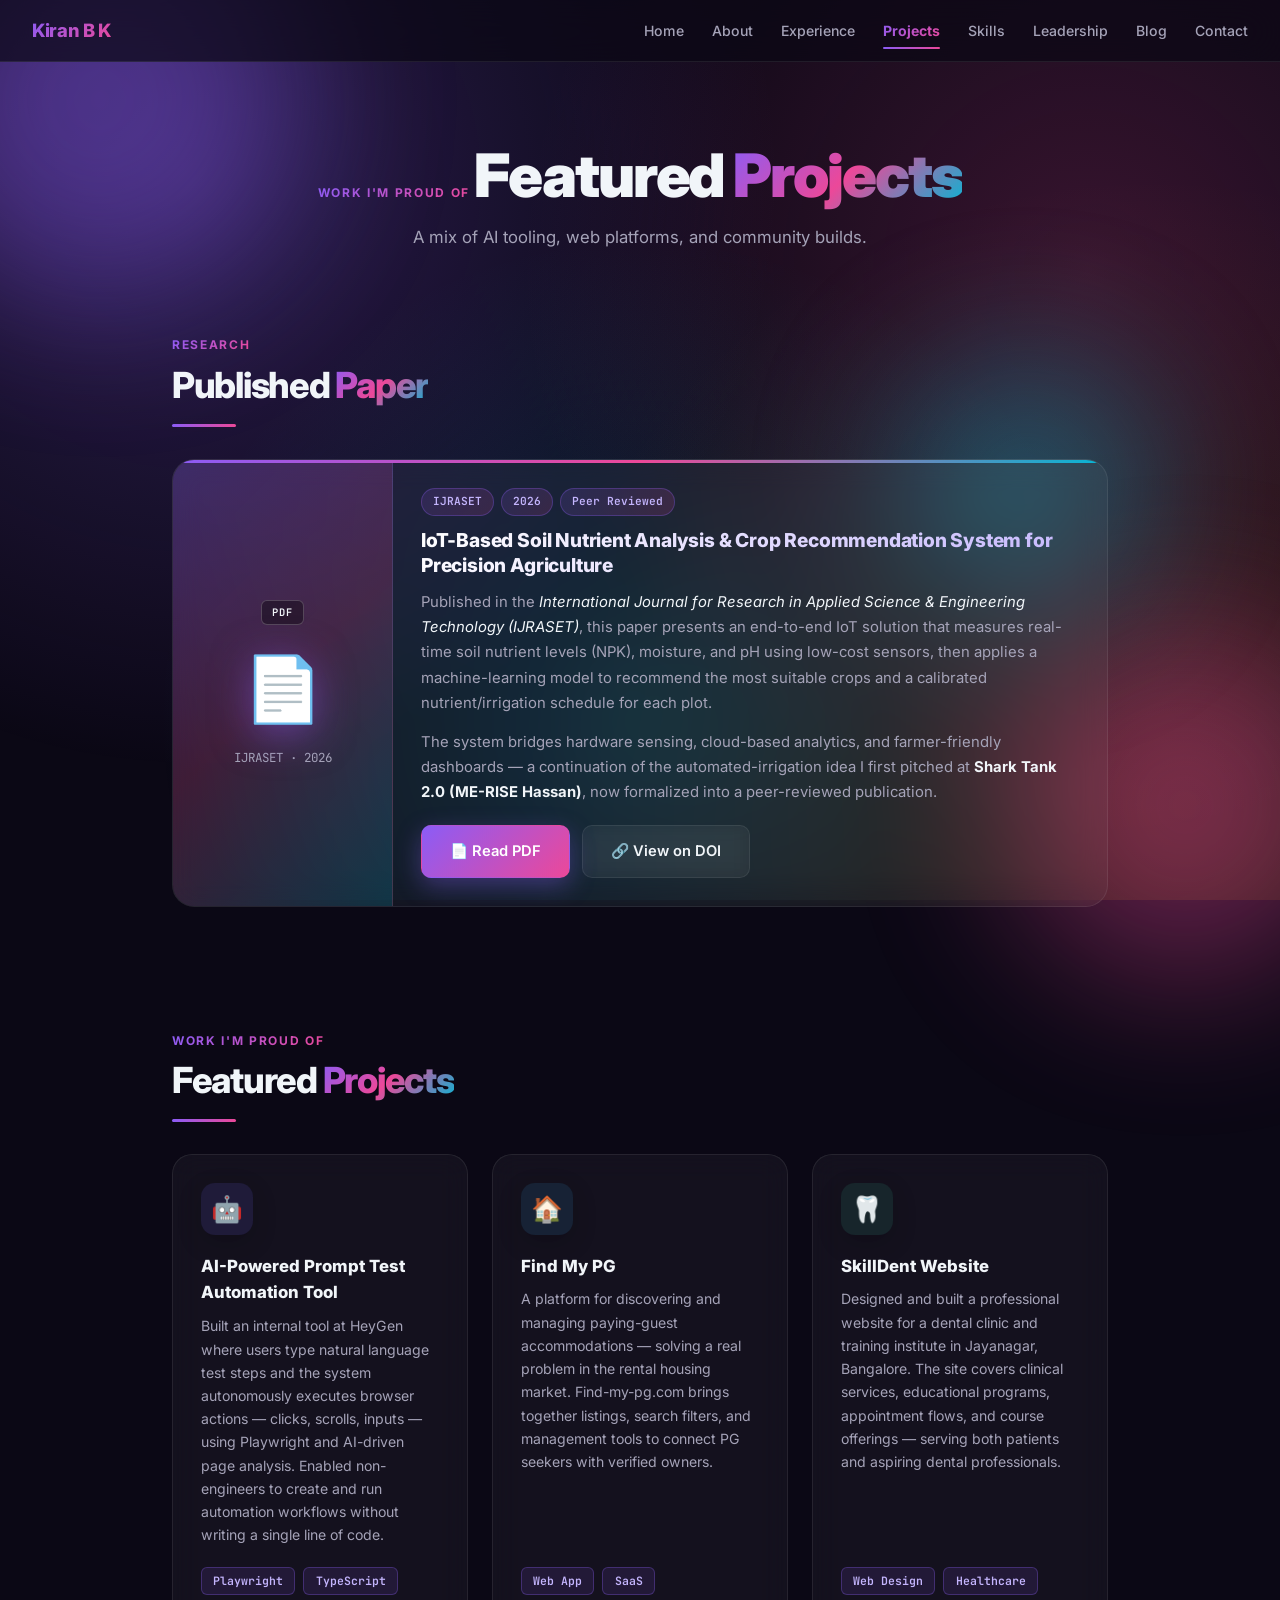
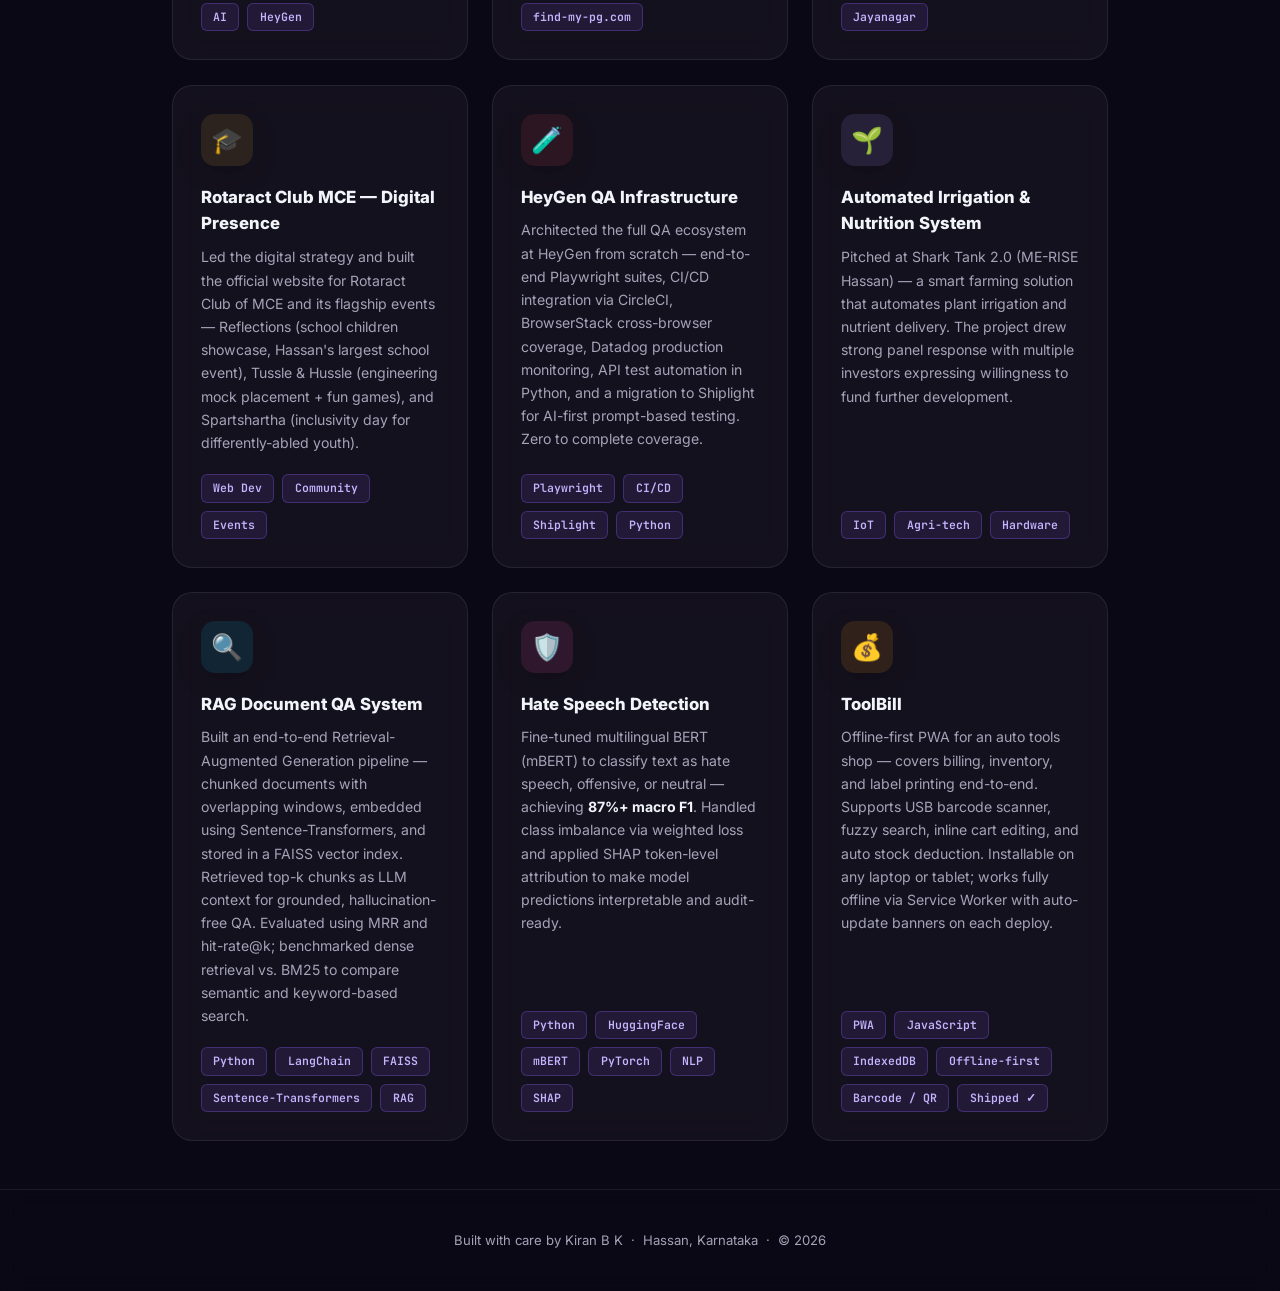
<file: projects.html>
<!DOCTYPE html>
<html lang="en">
<head>
  <meta charset="UTF-8" />
  <meta name="viewport" content="width=device-width, initial-scale=1.0" />
  <title>Projects — Kiran B K</title>
  <link rel="preconnect" href="https://fonts.googleapis.com" />
  <link href="https://fonts.googleapis.com/css2?family=Inter:wght@300;400;500;600;700;800&family=JetBrains+Mono:wght@400;500&display=swap" rel="stylesheet" />
  <style>
*, *::before, *::after { box-sizing: border-box; margin: 0; padding: 0; }

:root {
  --bg: #0b0815;
  --bg2: #141025;
  --bg3: #1c1733;
  --border: rgba(255,255,255,0.08);
  --purple: #8b5cf6;
  --pink: #ec4899;
  --cyan: #06b6d4;
  --amber: #f59e0b;
  --emerald: #10b981;
  --text: #f1f5f9;
  --muted: #a5a3b8;
  --card: rgba(255,255,255,0.04);
}

html { scroll-behavior: smooth; }

body {
  background: var(--bg);
  color: var(--text);
  font-family: 'Inter', -apple-system, sans-serif;
  line-height: 1.6;
  overflow-x: hidden;
  min-height: 100vh;
  display: flex;
  flex-direction: column;
  position: relative;
}

/* Animated mesh background */
body::before {
  content: '';
  position: fixed;
  inset: 0;
  background:
    radial-gradient(circle at 15% 20%, rgba(139,92,246,0.25), transparent 45%),
    radial-gradient(circle at 85% 30%, rgba(236,72,153,0.2), transparent 45%),
    radial-gradient(circle at 50% 80%, rgba(6,182,212,0.18), transparent 50%),
    radial-gradient(circle at 90% 90%, rgba(245,158,11,0.15), transparent 45%);
  z-index: -2;
  pointer-events: none;
  animation: meshShift 20s ease-in-out infinite alternate;
}

@keyframes meshShift {
  0%   { transform: translate(0,0) scale(1); }
  50%  { transform: translate(2%,-1%) scale(1.05); }
  100% { transform: translate(-1%,2%) scale(1); }
}

/* Floating blobs */
.blob {
  position: fixed;
  border-radius: 50%;
  filter: blur(80px);
  opacity: 0.4;
  pointer-events: none;
  z-index: -1;
}
.blob-1 { width: 400px; height: 400px; background: var(--purple); top: -100px; left: -100px; animation: float 18s ease-in-out infinite; }
.blob-2 { width: 350px; height: 350px; background: var(--pink); bottom: -80px; right: -80px; animation: float 22s ease-in-out infinite reverse; }
.blob-3 { width: 250px; height: 250px; background: var(--cyan); top: 40%; right: 10%; animation: float 25s ease-in-out infinite; }

@keyframes float {
  0%, 100% { transform: translate(0, 0); }
  33%  { transform: translate(40px, -30px); }
  66%  { transform: translate(-30px, 40px); }
}

main { flex: 1; position: relative; z-index: 1; }

/* ─── NAV ─── */
nav {
  position: sticky;
  top: 0;
  z-index: 100;
  padding: 1rem 2rem;
  display: flex;
  align-items: center;
  justify-content: space-between;
  background: rgba(11,8,21,0.7);
  backdrop-filter: blur(20px);
  -webkit-backdrop-filter: blur(20px);
  border-bottom: 1px solid var(--border);
}
.nav-logo {
  font-weight: 800;
  font-size: 1.15rem;
  background: linear-gradient(135deg, var(--purple), var(--pink), var(--cyan));
  background-size: 200% 200%;
  -webkit-background-clip: text;
  -webkit-text-fill-color: transparent;
  letter-spacing: -0.02em;
  text-decoration: none;
  animation: gradientShift 5s ease infinite;
}
@keyframes gradientShift {
  0%, 100% { background-position: 0% 50%; }
  50% { background-position: 100% 50%; }
}
.nav-links { display: flex; gap: 1.75rem; list-style: none; }
.nav-links a {
  color: var(--muted);
  text-decoration: none;
  font-size: 0.88rem;
  font-weight: 500;
  transition: color 0.2s;
  position: relative;
  padding: 0.25rem 0;
}
.nav-links a:hover { color: var(--text); }
.nav-links a.active {
  background: linear-gradient(135deg, var(--purple), var(--pink));
  -webkit-background-clip: text;
  -webkit-text-fill-color: transparent;
  font-weight: 700;
}
.nav-links a.active::after {
  content: '';
  position: absolute;
  bottom: -6px; left: 0; right: 0;
  height: 2px;
  background: linear-gradient(90deg, var(--purple), var(--pink));
  border-radius: 2px;
}

.nav-toggle {
  display: none;
  background: transparent;
  border: 1px solid var(--border);
  color: var(--text);
  padding: 0.4rem 0.7rem;
  border-radius: 8px;
  cursor: pointer;
  font-size: 1rem;
}

@media(max-width:760px) {
  .nav-toggle { display: block; }
  .nav-links {
    display: none;
    position: absolute;
    top: 100%; left: 0; right: 0;
    background: rgba(11,8,21,0.97);
    backdrop-filter: blur(20px);
    border-bottom: 1px solid var(--border);
    flex-direction: column;
    padding: 1.25rem 2rem;
    gap: 1rem;
  }
  .nav-links.open { display: flex; }
}

/* ─── PAGE HEADER ─── */
.page-header {
  text-align: center;
  padding: 5rem 2rem 2rem;
  position: relative;
}
.page-header .section-label { display: inline-block; margin-bottom: 0.75rem; }
.page-header h1 {
  font-size: clamp(2.2rem, 5.5vw, 3.75rem);
  font-weight: 900;
  letter-spacing: -0.035em;
  line-height: 1.1;
  margin-bottom: 1rem;
}
.page-header h1 .gradient {
  background: linear-gradient(135deg, var(--purple) 0%, var(--pink) 50%, var(--cyan) 100%);
  -webkit-background-clip: text;
  -webkit-text-fill-color: transparent;
}
.page-header p {
  color: var(--muted);
  max-width: 600px;
  margin: 0 auto;
  font-size: 1.05rem;
}

/* ─── HERO ─── */
.hero {
  min-height: calc(100vh - 72px);
  display: flex;
  flex-direction: column;
  align-items: center;
  justify-content: center;
  text-align: center;
  padding: 4rem 2rem;
  position: relative;
}
.hero-avatar {
  width: 110px; height: 110px;
  border-radius: 50%;
  background: linear-gradient(135deg, var(--purple), var(--pink), var(--cyan));
  display: flex;
  align-items: center;
  justify-content: center;
  font-size: 2.5rem;
  font-weight: 800;
  color: white;
  margin-bottom: 2rem;
  position: relative;
  z-index: 1;
  box-shadow: 0 0 60px rgba(139,92,246,0.5), 0 0 100px rgba(236,72,153,0.3);
  animation: avatarGlow 4s ease-in-out infinite;
}
@keyframes avatarGlow {
  0%, 100% { box-shadow: 0 0 60px rgba(139,92,246,0.5), 0 0 100px rgba(236,72,153,0.3); }
  50% { box-shadow: 0 0 80px rgba(236,72,153,0.6), 0 0 120px rgba(6,182,212,0.4); }
}
.hero-badge {
  display: inline-flex;
  align-items: center;
  gap: 0.5rem;
  background: rgba(139,92,246,0.15);
  border: 1px solid rgba(139,92,246,0.4);
  color: #c4b5fd;
  padding: 0.4rem 1rem;
  border-radius: 999px;
  font-size: 0.8rem;
  font-weight: 600;
  margin-bottom: 1.5rem;
  letter-spacing: 0.04em;
  position: relative;
  z-index: 1;
  backdrop-filter: blur(10px);
}
.hero-badge::before {
  content: '';
  width: 8px; height: 8px;
  border-radius: 50%;
  background: var(--emerald);
  box-shadow: 0 0 12px var(--emerald);
  animation: pulse 2s ease-in-out infinite;
}
@keyframes pulse {
  0%, 100% { opacity: 1; transform: scale(1); }
  50% { opacity: 0.6; transform: scale(1.2); }
}
.hero h1 {
  font-size: clamp(2.75rem, 8vw, 5.5rem);
  font-weight: 900;
  letter-spacing: -0.045em;
  line-height: 1;
  margin-bottom: 1.25rem;
  position: relative;
  z-index: 1;
}
.hero h1 .gradient {
  background: linear-gradient(135deg, #fff 0%, #c4b5fd 30%, var(--pink) 65%, var(--cyan) 100%);
  -webkit-background-clip: text;
  -webkit-text-fill-color: transparent;
  background-size: 200% 200%;
  animation: gradientShift 6s ease infinite;
}
.hero-sub {
  font-size: clamp(1rem, 2.2vw, 1.2rem);
  color: var(--muted);
  max-width: 640px;
  margin: 0 auto 2.5rem;
  position: relative;
  z-index: 1;
}
.hero-chips {
  display: flex;
  flex-wrap: wrap;
  gap: 0.6rem;
  justify-content: center;
  margin-bottom: 2.5rem;
  position: relative;
  z-index: 1;
  max-width: 600px;
}
.chip {
  background: rgba(255,255,255,0.05);
  border: 1px solid var(--border);
  color: var(--text);
  padding: 0.35rem 0.95rem;
  border-radius: 999px;
  font-size: 0.78rem;
  font-weight: 500;
  font-family: 'JetBrains Mono', monospace;
  backdrop-filter: blur(10px);
  transition: all 0.2s;
}
.chip:hover {
  border-color: var(--purple);
  color: #c4b5fd;
  transform: translateY(-2px);
}
.hero-cta {
  display: flex;
  gap: 1rem;
  flex-wrap: wrap;
  justify-content: center;
  position: relative;
  z-index: 1;
}
.btn {
  display: inline-flex;
  align-items: center;
  gap: 0.5rem;
  padding: 0.85rem 1.75rem;
  border-radius: 10px;
  font-size: 0.92rem;
  font-weight: 600;
  text-decoration: none;
  transition: all 0.25s;
  cursor: pointer;
  border: 1px solid transparent;
  position: relative;
  overflow: hidden;
}
.btn-primary {
  background: linear-gradient(135deg, var(--purple), var(--pink));
  color: #fff;
  box-shadow: 0 8px 24px rgba(139,92,246,0.35);
}
.btn-primary:hover {
  transform: translateY(-2px);
  box-shadow: 0 14px 36px rgba(236,72,153,0.45);
}
.btn-outline {
  background: rgba(255,255,255,0.04);
  color: var(--text);
  border-color: var(--border);
  backdrop-filter: blur(10px);
}
.btn-outline:hover {
  border-color: var(--cyan);
  color: var(--cyan);
  transform: translateY(-2px);
  background: rgba(6,182,212,0.08);
}

/* ─── SECTIONS ─── */
section { padding: 3rem 2rem; max-width: 1000px; margin: 0 auto; width: 100%; }
.section-label {
  font-size: 0.75rem;
  font-weight: 700;
  letter-spacing: 0.14em;
  background: linear-gradient(135deg, var(--purple), var(--pink));
  -webkit-background-clip: text;
  -webkit-text-fill-color: transparent;
  text-transform: uppercase;
  margin-bottom: 0.5rem;
}
h2 {
  font-size: clamp(1.6rem, 3.2vw, 2.25rem);
  font-weight: 800;
  letter-spacing: -0.035em;
  margin-bottom: 2rem;
  color: var(--text);
}
h2 .gradient {
  background: linear-gradient(135deg, var(--purple), var(--pink), var(--cyan));
  -webkit-background-clip: text;
  -webkit-text-fill-color: transparent;
}

/* ─── GLASS CARD BASE ─── */
.glass {
  background: rgba(255,255,255,0.04);
  backdrop-filter: blur(14px);
  -webkit-backdrop-filter: blur(14px);
  border: 1px solid var(--border);
  border-radius: 20px;
  position: relative;
  overflow: hidden;
}
.glass::before {
  content: '';
  position: absolute;
  top: 0; left: 0; right: 0;
  height: 1px;
  background: linear-gradient(90deg, transparent, rgba(255,255,255,0.15), transparent);
}

/* ─── ABOUT ─── */
.about-grid {
  display: grid;
  grid-template-columns: 1fr 1fr;
  gap: 1.5rem;
}
@media(max-width:680px){ .about-grid { grid-template-columns: 1fr; } }
.about-card {
  padding: 2rem;
  transition: transform 0.3s, border-color 0.3s;
}
.about-card:hover { transform: translateY(-4px); border-color: rgba(139,92,246,0.4); }
.about-card h3 {
  font-size: 1.1rem;
  font-weight: 700;
  margin-bottom: 0.75rem;
  background: linear-gradient(135deg, var(--purple), var(--pink));
  -webkit-background-clip: text;
  -webkit-text-fill-color: transparent;
}
.about-card p { color: var(--muted); font-size: 0.93rem; line-height: 1.7; }

/* ─── EXPERIENCE ─── */
.exp-card {
  padding: 2rem;
  margin-bottom: 1.5rem;
  transition: transform 0.3s, border-color 0.3s;
}
.exp-card::after {
  content: '';
  position: absolute;
  top: 0; left: 0;
  width: 4px; height: 100%;
  background: linear-gradient(180deg, var(--purple), var(--pink), var(--cyan));
}
.exp-card:hover { transform: translateY(-3px); border-color: rgba(236,72,153,0.4); }
.exp-header {
  display: flex;
  align-items: flex-start;
  justify-content: space-between;
  gap: 1rem;
  flex-wrap: wrap;
  margin-bottom: 0.5rem;
}
.exp-title { font-size: 1.15rem; font-weight: 800; }
.exp-company {
  background: linear-gradient(135deg, var(--cyan), var(--purple));
  -webkit-background-clip: text;
  -webkit-text-fill-color: transparent;
  font-weight: 700;
  font-size: 0.95rem;
}
.exp-date {
  font-size: 0.78rem;
  color: var(--text);
  background: linear-gradient(135deg, rgba(139,92,246,0.2), rgba(236,72,153,0.2));
  border: 1px solid rgba(139,92,246,0.3);
  padding: 0.3rem 0.85rem;
  border-radius: 999px;
  white-space: nowrap;
  font-family: 'JetBrains Mono', monospace;
  font-weight: 500;
}
.exp-tags { display: flex; flex-wrap: wrap; gap: 0.4rem; margin: 1rem 0; }
.tag {
  background: rgba(139,92,246,0.12);
  border: 1px solid rgba(139,92,246,0.3);
  color: #c4b5fd;
  padding: 0.25rem 0.7rem;
  border-radius: 6px;
  font-size: 0.72rem;
  font-weight: 600;
  font-family: 'JetBrains Mono', monospace;
}
.tag.pink { background: rgba(236,72,153,0.12); border-color: rgba(236,72,153,0.3); color: #f9a8d4; }
.tag.cyan { background: rgba(6,182,212,0.12); border-color: rgba(6,182,212,0.3); color: #67e8f9; }
.tag.amber { background: rgba(245,158,11,0.12); border-color: rgba(245,158,11,0.3); color: #fcd34d; }
.exp-bullets { list-style: none; margin-top: 0.5rem; }
.exp-bullets li {
  color: var(--muted);
  font-size: 0.92rem;
  line-height: 1.7;
  padding: 0.35rem 0;
  padding-left: 1.5rem;
  position: relative;
}
.exp-bullets li::before {
  content: '▸';
  position: absolute;
  left: 0;
  background: linear-gradient(135deg, var(--purple), var(--pink));
  -webkit-background-clip: text;
  -webkit-text-fill-color: transparent;
  font-size: 0.9rem;
  top: 0.45rem;
  font-weight: 900;
}
.exp-bullets li strong { color: var(--text); font-weight: 600; }

/* ─── PROJECTS ─── */
/* ─── Publication card ─── */
.pub-card {
  padding: 0;
  overflow: hidden;
  border-radius: 22px;
  margin-bottom: 1.5rem;
  position: relative;
}
.pub-card::after {
  content: '';
  position: absolute;
  top: 0; left: 0; right: 0;
  height: 3px;
  background: linear-gradient(90deg, #8b5cf6, #ec4899, #06b6d4);
}
.pub-grid {
  display: grid;
  grid-template-columns: 220px 1fr;
  gap: 0;
}
@media(max-width: 700px) {
  .pub-grid { grid-template-columns: 1fr; }
}
.pub-thumb {
  background: linear-gradient(135deg, rgba(139,92,246,0.25), rgba(236,72,153,0.2), rgba(6,182,212,0.18));
  display: flex;
  align-items: center;
  justify-content: center;
  padding: 2rem 1rem;
  border-right: 1px solid var(--border);
  min-height: 220px;
}
@media(max-width: 700px) {
  .pub-thumb { border-right: none; border-bottom: 1px solid var(--border); }
}
.pub-thumb-inner {
  text-align: center;
  position: relative;
}
.pub-thumb-emoji {
  font-size: 4rem;
  filter: drop-shadow(0 8px 20px rgba(139,92,246,0.5));
  margin-bottom: 0.5rem;
}
.pub-thumb-tag {
  display: inline-block;
  background: rgba(0,0,0,0.35);
  border: 1px solid rgba(255,255,255,0.2);
  padding: 0.2rem 0.6rem;
  border-radius: 6px;
  font-size: 0.65rem;
  font-family: 'JetBrains Mono', monospace;
  letter-spacing: 0.1em;
  font-weight: 600;
  margin-bottom: 0.75rem;
  color: var(--text);
}
.pub-thumb-meta {
  font-size: 0.78rem;
  color: var(--muted);
  font-family: 'JetBrains Mono', monospace;
}
.pub-body { padding: 1.75rem; }
.pub-body h3 {
  font-size: 1.2rem;
  font-weight: 800;
  letter-spacing: -0.01em;
  margin: 0.75rem 0;
  line-height: 1.3;
  background: linear-gradient(135deg, #fff, #c4b5fd);
  -webkit-background-clip: text;
  -webkit-text-fill-color: transparent;
}
.pub-body p {
  color: var(--muted);
  font-size: 0.93rem;
  line-height: 1.7;
  margin-bottom: 0.85rem;
}
.pub-body p em { color: var(--text); font-style: italic; }
.pub-body p strong { color: var(--text); }
.pub-meta-row {
  display: flex;
  gap: 0.4rem;
  flex-wrap: wrap;
  margin-bottom: 0.5rem;
}
.pub-pill {
  font-size: 0.7rem;
  font-family: 'JetBrains Mono', monospace;
  font-weight: 600;
  padding: 0.25rem 0.7rem;
  border-radius: 999px;
  background: linear-gradient(135deg, rgba(139,92,246,0.15), rgba(236,72,153,0.15));
  border: 1px solid rgba(139,92,246,0.3);
  color: #c4b5fd;
}
.pub-actions { display: flex; gap: 0.75rem; flex-wrap: wrap; margin-top: 1.2rem; }

.projects-grid {
  display: grid;
  grid-template-columns: repeat(auto-fill, minmax(290px, 1fr));
  gap: 1.5rem;
}
.project-card {
  padding: 1.75rem;
  transition: all 0.3s;
  display: flex;
  flex-direction: column;
}
.project-card:hover {
  transform: translateY(-6px);
  border-color: rgba(236,72,153,0.45);
  box-shadow: 0 20px 50px rgba(139,92,246,0.25);
}
.project-icon {
  width: 52px; height: 52px;
  border-radius: 14px;
  display: flex;
  align-items: center;
  justify-content: center;
  font-size: 1.6rem;
  margin-bottom: 1.1rem;
  box-shadow: 0 8px 24px rgba(0,0,0,0.2);
}
.project-card h3 { font-size: 1.05rem; font-weight: 800; margin-bottom: 0.5rem; }
.project-card p { color: var(--muted); font-size: 0.88rem; line-height: 1.65; flex: 1; }
.project-footer { margin-top: 1.25rem; display: flex; gap: 0.5rem; flex-wrap: wrap; }

/* ─── LEADERSHIP ─── */
.leadership-grid {
  display: grid;
  grid-template-columns: 1fr 1fr;
  gap: 1.25rem;
}
@media(max-width:680px){ .leadership-grid { grid-template-columns: 1fr; } }
.lead-card {
  padding: 1.6rem;
  transition: all 0.3s;
}
.lead-card:hover { transform: translateY(-4px); border-color: rgba(6,182,212,0.4); }
.lead-icon {
  font-size: 2rem;
  margin-bottom: 0.85rem;
  display: inline-block;
  filter: drop-shadow(0 4px 12px rgba(139,92,246,0.5));
}
.lead-card h3 {
  font-size: 1rem;
  font-weight: 800;
  margin-bottom: 0.45rem;
}
.lead-card p { color: var(--muted); font-size: 0.87rem; line-height: 1.65; }

/* ─── SOCIAL ─── */
.social-grid {
  display: grid;
  grid-template-columns: repeat(auto-fill, minmax(260px, 1fr));
  gap: 1.25rem;
}
.social-card {
  padding: 1.6rem;
  display: flex;
  gap: 1rem;
  align-items: flex-start;
  transition: all 0.3s;
}
.social-card:hover { transform: translateY(-4px); border-color: rgba(245,158,11,0.4); }
.social-emoji {
  font-size: 1.75rem;
  flex-shrink: 0;
  filter: drop-shadow(0 4px 10px rgba(236,72,153,0.5));
}
.social-card h3 { font-size: 0.95rem; font-weight: 700; margin-bottom: 0.35rem; }
.social-card p { color: var(--muted); font-size: 0.84rem; line-height: 1.6; }

/* ─── SPORTS ─── */
.sports-row {
  display: grid;
  grid-template-columns: repeat(auto-fit, minmax(240px, 1fr));
  gap: 1rem;
}
.sport-badge {
  padding: 1.4rem 1.5rem;
  display: flex;
  align-items: center;
  gap: 1rem;
  transition: all 0.3s;
}
.sport-badge:hover { transform: translateY(-4px) scale(1.02); border-color: rgba(245,158,11,0.5); }
.sport-badge .medal {
  font-size: 2rem;
  filter: drop-shadow(0 4px 12px rgba(245,158,11,0.6));
}
.sport-badge .sport-info strong { display: block; font-size: 0.95rem; font-weight: 800; margin-bottom: 0.15rem; }
.sport-badge .sport-info span { color: var(--muted); font-size: 0.8rem; }

/* ─── SKILLS ─── */
.skills-grid {
  display: grid;
  grid-template-columns: repeat(auto-fill, minmax(200px, 1fr));
  gap: 1.25rem;
}
.skill-group {
  padding: 1.4rem;
  transition: all 0.3s;
}
.skill-group:hover { transform: translateY(-3px); border-color: rgba(139,92,246,0.4); }
.skill-group h4 {
  font-size: 0.78rem;
  font-weight: 800;
  background: linear-gradient(135deg, var(--purple), var(--pink));
  -webkit-background-clip: text;
  -webkit-text-fill-color: transparent;
  text-transform: uppercase;
  letter-spacing: 0.1em;
  margin-bottom: 0.85rem;
}
.skill-group ul { list-style: none; }
.skill-group li {
  color: var(--muted);
  font-size: 0.85rem;
  padding: 0.25rem 0;
  font-family: 'JetBrains Mono', monospace;
  border-bottom: 1px dashed rgba(255,255,255,0.05);
}
.skill-group li:last-child { border-bottom: none; }

/* ─── CONTACT ─── */
.contact-wrap { text-align: center; }
.contact-card {
  padding: 3.5rem 2rem;
  max-width: 580px;
  margin: 0 auto;
  position: relative;
}
.contact-card::after {
  content: '';
  position: absolute;
  inset: 0;
  background:
    radial-gradient(ellipse 60% 50% at 50% 0%, rgba(236,72,153,0.18) 0%, transparent 70%),
    radial-gradient(ellipse 60% 50% at 50% 100%, rgba(6,182,212,0.12) 0%, transparent 70%);
  pointer-events: none;
  border-radius: inherit;
}
.contact-card p {
  color: var(--muted);
  margin-bottom: 2rem;
  position: relative;
  z-index: 1;
  font-size: 0.98rem;
}
.contact-links {
  display: flex;
  flex-wrap: wrap;
  gap: 0.75rem;
  justify-content: center;
  position: relative;
  z-index: 1;
}

/* ─── FOOTER ─── */
footer {
  text-align: center;
  padding: 2.5rem 2rem;
  color: var(--muted);
  font-size: 0.82rem;
  border-top: 1px solid var(--border);
  margin-top: auto;
  background: rgba(11,8,21,0.5);
  backdrop-filter: blur(10px);
  position: relative;
  z-index: 1;
}
footer span {
  background: linear-gradient(135deg, var(--purple), var(--pink));
  -webkit-background-clip: text;
  -webkit-text-fill-color: transparent;
  font-weight: 700;
}

/* ─── SCROLL ANIMATION ─── */
.fade-in { opacity: 0; transform: translateY(28px); transition: opacity 0.7s ease, transform 0.7s ease; }
.fade-in.visible { opacity: 1; transform: translateY(0); }


/* ─── Scroll progress bar ─── */
.scroll-progress {
  position: fixed;
  top: 0; left: 0;
  height: 3px;
  width: 0%;
  background: linear-gradient(90deg, var(--purple), var(--pink), var(--cyan));
  z-index: 200;
  box-shadow: 0 0 10px rgba(236,72,153,0.6);
  transition: width 0.1s linear;
}

/* ─── Sparkles ─── */
.sparkle {
  position: fixed;
  width: 4px; height: 4px;
  border-radius: 50%;
  background: white;
  pointer-events: none;
  z-index: -1;
  opacity: 0;
  animation: sparkleFloat 6s ease-in-out infinite;
}
@keyframes sparkleFloat {
  0%   { opacity: 0; transform: translateY(0) scale(0); }
  25%  { opacity: 0.9; transform: translateY(-20px) scale(1); }
  50%  { opacity: 0.6; transform: translateY(-40px) scale(1.2); }
  75%  { opacity: 0.3; transform: translateY(-60px) scale(0.8); }
  100% { opacity: 0; transform: translateY(-80px) scale(0); }
}
.sparkle:nth-child(odd)  { background: var(--pink); box-shadow: 0 0 8px var(--pink); }
.sparkle:nth-child(3n)   { background: var(--cyan); box-shadow: 0 0 8px var(--cyan); }
.sparkle:nth-child(5n)   { background: var(--amber); box-shadow: 0 0 8px var(--amber); }

/* ─── Animated gradient border on project cards ─── */
.project-card { position: relative; }
.project-wip-badge {
  position: absolute;
  top: 1rem; right: 1rem;
  font-size: 0.7rem;
  font-weight: 700;
  background: linear-gradient(135deg, rgba(245,158,11,0.2), rgba(236,72,153,0.2));
  border: 1px solid rgba(245,158,11,0.4);
  color: #fcd34d;
  padding: 0.2rem 0.65rem;
  border-radius: 999px;
  font-family: 'JetBrains Mono', monospace;
  letter-spacing: 0.04em;
}
.project-card::before {
  content: '';
  position: absolute;
  inset: -1px;
  border-radius: 20px;
  padding: 1px;
  background: linear-gradient(135deg, transparent, transparent);
  -webkit-mask: linear-gradient(#fff 0 0) content-box, linear-gradient(#fff 0 0);
  -webkit-mask-composite: xor;
          mask-composite: exclude;
  opacity: 0;
  transition: opacity 0.4s, background 0.4s;
  pointer-events: none;
}
.project-card:hover::before {
  background: linear-gradient(135deg, var(--purple), var(--pink), var(--cyan));
  opacity: 1;
}

/* ─── Tilt support ─── */
.tilt {
  transform-style: preserve-3d;
  transition: transform 0.15s ease-out, box-shadow 0.3s, border-color 0.3s;
  will-change: transform;
}
.tilt-inner { transform: translateZ(20px); }

/* ─── Animated heading underline shimmer ─── */
.page-header h1, .hero h1 {
  position: relative;
  display: inline-block;
}

/* ─── Section heading shimmer line ─── */
h2::after {
  content: '';
  display: block;
  width: 64px;
  height: 3px;
  margin-top: 0.6rem;
  border-radius: 4px;
  background: linear-gradient(90deg, var(--purple), var(--pink), var(--cyan), var(--purple));
  background-size: 300% 100%;
  animation: shimmer 4s linear infinite;
}
@keyframes shimmer {
  0%   { background-position: 0% 50%; }
  100% { background-position: 300% 50%; }
}

/* ─── Typewriter caret ─── */
.typewriter-caret {
  display: inline-block;
  width: 2px;
  height: 1em;
  background: var(--pink);
  margin-left: 2px;
  vertical-align: text-bottom;
  animation: caretBlink 1s steps(2) infinite;
}
@keyframes caretBlink {
  50% { opacity: 0; }
}

/* ─── Button ripple sheen ─── */
.btn-primary::after {
  content: '';
  position: absolute;
  top: 0; left: -100%;
  width: 100%; height: 100%;
  background: linear-gradient(90deg, transparent, rgba(255,255,255,0.25), transparent);
  transition: left 0.5s;
}
.btn-primary:hover::after { left: 100%; }

/* ─── Chip shimmer on hover ─── */
.chip {
  position: relative;
  overflow: hidden;
}
.chip::after {
  content: '';
  position: absolute;
  top: 0; left: -100%;
  width: 100%; height: 100%;
  background: linear-gradient(90deg, transparent, rgba(255,255,255,0.15), transparent);
  transition: left 0.5s;
}
.chip:hover::after { left: 100%; }

</style>
</head>
<body>
<div class="scroll-progress"></div>
<div class="sparkle" style="left:8%; top:80%; animation-delay:0s"></div>
<div class="sparkle" style="left:22%; top:45%; animation-delay:1.2s"></div>
<div class="sparkle" style="left:38%; top:70%; animation-delay:2.4s"></div>
<div class="sparkle" style="left:55%; top:30%; animation-delay:3.6s"></div>
<div class="sparkle" style="left:72%; top:65%; animation-delay:1.8s"></div>
<div class="sparkle" style="left:88%; top:40%; animation-delay:4.2s"></div>
<div class="sparkle" style="left:15%; top:20%; animation-delay:2.0s"></div>
<div class="sparkle" style="left:48%; top:90%; animation-delay:0.6s"></div>
<div class="sparkle" style="left:65%; top:12%; animation-delay:3.0s"></div>
<div class="sparkle" style="left:92%; top:75%; animation-delay:2.8s"></div>

<div class="blob blob-1"></div>
<div class="blob blob-2"></div>
<div class="blob blob-3"></div>

<nav>
  <a href="index.html" class="nav-logo">Kiran B K</a>
  <button class="nav-toggle" aria-label="Menu">☰</button>
  <ul class="nav-links">
    <li><a href="index.html">Home</a></li>
    <li><a href="about.html">About</a></li>
    <li><a href="experience.html">Experience</a></li>
    <li><a href="projects.html" class="active">Projects</a></li>
    <li><a href="skills.html">Skills</a></li>
    <li><a href="leadership.html">Leadership</a></li>
    <li><a href="blog.html">Blog</a></li>
    <li><a href="contact.html">Contact</a></li>
  </ul>
</nav>

<main>
  <header class="page-header">
    <span class="section-label">Work I'm proud of</span>
    <h1>Featured <span class="gradient">Projects</span></h1>
    <p>A mix of AI tooling, web platforms, and community builds.</p>
  </header>

  <section>
    <span class="section-label">Research</span>
    <h2>Published <span class="gradient">Paper</span></h2>

    <article class="pub-card glass fade-in">
      <div class="pub-grid">
        <div class="pub-thumb">
          <div class="pub-thumb-inner">
            <div class="pub-thumb-tag">PDF</div>
            <div class="pub-thumb-emoji">📄</div>
            <div class="pub-thumb-meta">IJRASET · 2026</div>
          </div>
        </div>
        <div class="pub-body">
          <div class="pub-meta-row">
            <span class="pub-pill">IJRASET</span>
            <span class="pub-pill">2026</span>
            <span class="pub-pill">Peer Reviewed</span>
          </div>
          <h3>IoT-Based Soil Nutrient Analysis &amp; Crop Recommendation System for Precision Agriculture</h3>
          <p>
            Published in the <em>International Journal for Research in Applied Science &amp; Engineering Technology (IJRASET)</em>, this paper presents an end-to-end IoT solution that measures real-time soil nutrient levels (NPK), moisture, and pH using low-cost sensors, then applies a machine-learning model to recommend the most suitable crops and a calibrated nutrient/irrigation schedule for each plot.
          </p>
          <p>
            The system bridges hardware sensing, cloud-based analytics, and farmer-friendly dashboards — a continuation of the automated-irrigation idea I first pitched at <strong>Shark Tank 2.0 (ME-RISE Hassan)</strong>, now formalized into a peer-reviewed publication.
          </p>
          <div class="pub-actions">
            <a class="btn btn-primary" href="papers/iot-soil-crop-recommendation-2026.pdf" target="_blank" rel="noopener">📄 Read PDF</a>
            <a class="btn btn-outline" href="https://doi.org/10.22214/ijraset.2026.83480" target="_blank" rel="noopener">🔗 View on DOI</a>
          </div>
        </div>
      </div>
    </article>
  </section>

  <section>
    <span class="section-label">Work I'm proud of</span>
    <h2>Featured <span class="gradient">Projects</span></h2>
    <div class="projects-grid">

      <div class="project-card glass fade-in tilt">
        <div class="project-icon" style="background:rgba(108,99,255,0.12)">🤖</div>
        <h3>AI-Powered Prompt Test Automation Tool</h3>
        <p>Built an internal tool at HeyGen where users type natural language test steps and the system autonomously executes browser actions — clicks, scrolls, inputs — using Playwright and AI-driven page analysis. Enabled non-engineers to create and run automation workflows without writing a single line of code.</p>
        <div class="project-footer">
          <span class="tag">Playwright</span>
          <span class="tag">TypeScript</span>
          <span class="tag">AI</span>
          <span class="tag">HeyGen</span>
        </div>
      </div>

      <div class="project-card glass fade-in tilt">
        <div class="project-icon" style="background:rgba(56,189,248,0.1)">🏠</div>
        <h3>Find My PG</h3>
        <p>A platform for discovering and managing paying-guest accommodations — solving a real problem in the rental housing market. Find-my-pg.com brings together listings, search filters, and management tools to connect PG seekers with verified owners.</p>
        <div class="project-footer">
          <span class="tag">Web App</span>
          <span class="tag">SaaS</span>
          <span class="tag">find-my-pg.com</span>
        </div>
      </div>

      <div class="project-card glass fade-in tilt">
        <div class="project-icon" style="background:rgba(52,211,153,0.1)">🦷</div>
        <h3>SkillDent Website</h3>
        <p>Designed and built a professional website for a dental clinic and training institute in Jayanagar, Bangalore. The site covers clinical services, educational programs, appointment flows, and course offerings — serving both patients and aspiring dental professionals.</p>
        <div class="project-footer">
          <span class="tag">Web Design</span>
          <span class="tag">Healthcare</span>
          <span class="tag">Jayanagar</span>
        </div>
      </div>

      <div class="project-card glass fade-in tilt">
        <div class="project-icon" style="background:rgba(251,191,36,0.1)">🎓</div>
        <h3>Rotaract Club MCE — Digital Presence</h3>
        <p>Led the digital strategy and built the official website for Rotaract Club of MCE and its flagship events — Reflections (school children showcase, Hassan's largest school event), Tussle &amp; Hussle (engineering mock placement + fun games), and Spartshartha (inclusivity day for differently-abled youth).</p>
        <div class="project-footer">
          <span class="tag">Web Dev</span>
          <span class="tag">Community</span>
          <span class="tag">Events</span>
        </div>
      </div>

      <div class="project-card glass fade-in tilt">
        <div class="project-icon" style="background:rgba(239,68,68,0.1)">🧪</div>
        <h3>HeyGen QA Infrastructure</h3>
        <p>Architected the full QA ecosystem at HeyGen from scratch — end-to-end Playwright suites, CI/CD integration via CircleCI, BrowserStack cross-browser coverage, Datadog production monitoring, API test automation in Python, and a migration to Shiplight for AI-first prompt-based testing. Zero to complete coverage.</p>
        <div class="project-footer">
          <span class="tag">Playwright</span>
          <span class="tag">CI/CD</span>
          <span class="tag">Shiplight</span>
          <span class="tag">Python</span>
        </div>
      </div>

      <div class="project-card glass fade-in tilt">
        <div class="project-icon" style="background:rgba(168,139,250,0.12)">🌱</div>
        <h3>Automated Irrigation &amp; Nutrition System</h3>
        <p>Pitched at Shark Tank 2.0 (ME-RISE Hassan) — a smart farming solution that automates plant irrigation and nutrient delivery. The project drew strong panel response with multiple investors expressing willingness to fund further development.</p>
        <div class="project-footer">
          <span class="tag">IoT</span>
          <span class="tag">Agri-tech</span>
          <span class="tag">Hardware</span>
        </div>
      </div>

      <div class="project-card glass fade-in tilt">
        <div class="project-icon" style="background:rgba(6,182,212,0.12)">🔍</div>
        <h3>RAG Document QA System</h3>
        <p>Built an end-to-end Retrieval-Augmented Generation pipeline — chunked documents with overlapping windows, embedded using Sentence-Transformers, and stored in a FAISS vector index. Retrieved top-k chunks as LLM context for grounded, hallucination-free QA. Evaluated using MRR and hit-rate@k; benchmarked dense retrieval vs. BM25 to compare semantic and keyword-based search.</p>
        <div class="project-footer">
          <span class="tag">Python</span>
          <span class="tag">LangChain</span>
          <span class="tag">FAISS</span>
          <span class="tag">Sentence-Transformers</span>
          <span class="tag">RAG</span>
        </div>
      </div>

      <div class="project-card glass fade-in tilt">
        <div class="project-icon" style="background:rgba(236,72,153,0.12)">🛡️</div>
        <h3>Hate Speech Detection</h3>
        <p>Fine-tuned multilingual BERT (mBERT) to classify text as hate speech, offensive, or neutral — achieving <strong style="color:var(--text)">87%+ macro F1</strong>. Handled class imbalance via weighted loss and applied SHAP token-level attribution to make model predictions interpretable and audit-ready.</p>
        <div class="project-footer">
          <span class="tag">Python</span>
          <span class="tag">HuggingFace</span>
          <span class="tag">mBERT</span>
          <span class="tag">PyTorch</span>
          <span class="tag">NLP</span>
          <span class="tag">SHAP</span>
        </div>
      </div>

      <div class="project-card glass fade-in tilt">
        <div class="project-icon" style="background:rgba(245,158,11,0.12)">💰</div>
        <h3>ToolBill</h3>
        <p>Offline-first PWA for an auto tools shop — covers billing, inventory, and label printing end-to-end. Supports USB barcode scanner, fuzzy search, inline cart editing, and auto stock deduction. Installable on any laptop or tablet; works fully offline via Service Worker with auto-update banners on each deploy.</p>
        <div class="project-footer">
          <span class="tag">PWA</span>
          <span class="tag">JavaScript</span>
          <span class="tag">IndexedDB</span>
          <span class="tag">Offline-first</span>
          <span class="tag">Barcode / QR</span>
          <span class="tag">Shipped ✓</span>
        </div>
      </div>

    </div>
  </section>
</main>

<footer>
  <p>Built with care by Kiran B K &nbsp;·&nbsp; Hassan, Karnataka &nbsp;·&nbsp; © 2026</p>
</footer>

<script src="script.js"></script>
</body>
</html>
</file>
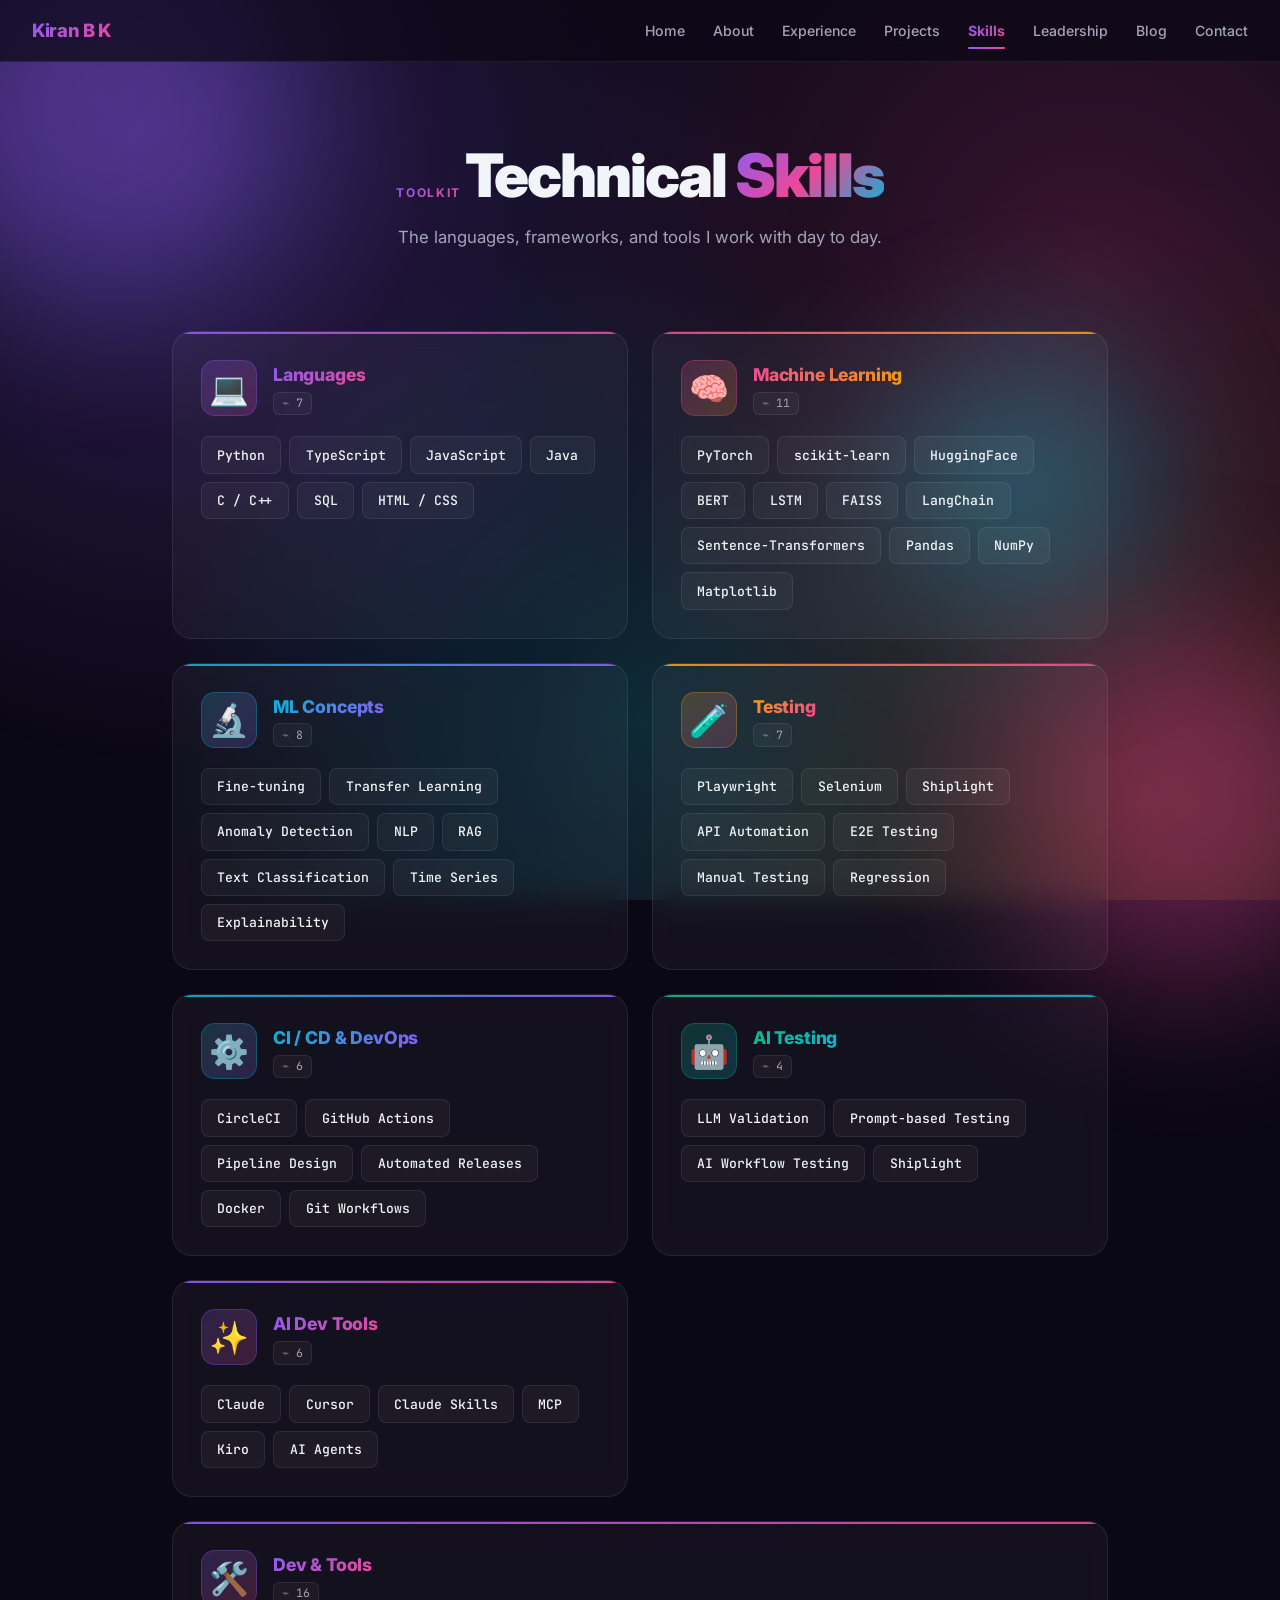
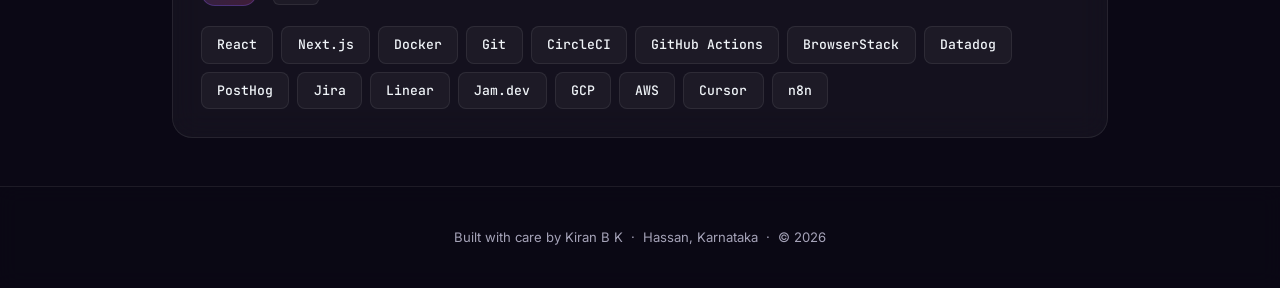
<file: skills.html>
<!DOCTYPE html>
<html lang="en">
<head>
  <meta charset="UTF-8" />
  <meta name="viewport" content="width=device-width, initial-scale=1.0" />
  <title>Skills — Kiran B K</title>
  <link rel="preconnect" href="https://fonts.googleapis.com" />
  <link href="https://fonts.googleapis.com/css2?family=Inter:wght@300;400;500;600;700;800&family=JetBrains+Mono:wght@400;500&display=swap" rel="stylesheet" />
  <style>
*, *::before, *::after { box-sizing: border-box; margin: 0; padding: 0; }

:root {
  --bg: #0b0815;
  --bg2: #141025;
  --bg3: #1c1733;
  --border: rgba(255,255,255,0.08);
  --purple: #8b5cf6;
  --pink: #ec4899;
  --cyan: #06b6d4;
  --amber: #f59e0b;
  --emerald: #10b981;
  --text: #f1f5f9;
  --muted: #a5a3b8;
  --card: rgba(255,255,255,0.04);
}

html { scroll-behavior: smooth; }

body {
  background: var(--bg);
  color: var(--text);
  font-family: 'Inter', -apple-system, sans-serif;
  line-height: 1.6;
  overflow-x: hidden;
  min-height: 100vh;
  display: flex;
  flex-direction: column;
  position: relative;
}

/* Animated mesh background */
body::before {
  content: '';
  position: fixed;
  inset: 0;
  background:
    radial-gradient(circle at 15% 20%, rgba(139,92,246,0.25), transparent 45%),
    radial-gradient(circle at 85% 30%, rgba(236,72,153,0.2), transparent 45%),
    radial-gradient(circle at 50% 80%, rgba(6,182,212,0.18), transparent 50%),
    radial-gradient(circle at 90% 90%, rgba(245,158,11,0.15), transparent 45%);
  z-index: -2;
  pointer-events: none;
  animation: meshShift 20s ease-in-out infinite alternate;
}

@keyframes meshShift {
  0%   { transform: translate(0,0) scale(1); }
  50%  { transform: translate(2%,-1%) scale(1.05); }
  100% { transform: translate(-1%,2%) scale(1); }
}

/* Floating blobs */
.blob {
  position: fixed;
  border-radius: 50%;
  filter: blur(80px);
  opacity: 0.4;
  pointer-events: none;
  z-index: -1;
}
.blob-1 { width: 400px; height: 400px; background: var(--purple); top: -100px; left: -100px; animation: float 18s ease-in-out infinite; }
.blob-2 { width: 350px; height: 350px; background: var(--pink); bottom: -80px; right: -80px; animation: float 22s ease-in-out infinite reverse; }
.blob-3 { width: 250px; height: 250px; background: var(--cyan); top: 40%; right: 10%; animation: float 25s ease-in-out infinite; }

@keyframes float {
  0%, 100% { transform: translate(0, 0); }
  33%  { transform: translate(40px, -30px); }
  66%  { transform: translate(-30px, 40px); }
}

main { flex: 1; position: relative; z-index: 1; }

/* ─── NAV ─── */
nav {
  position: sticky;
  top: 0;
  z-index: 100;
  padding: 1rem 2rem;
  display: flex;
  align-items: center;
  justify-content: space-between;
  background: rgba(11,8,21,0.7);
  backdrop-filter: blur(20px);
  -webkit-backdrop-filter: blur(20px);
  border-bottom: 1px solid var(--border);
}
.nav-logo {
  font-weight: 800;
  font-size: 1.15rem;
  background: linear-gradient(135deg, var(--purple), var(--pink), var(--cyan));
  background-size: 200% 200%;
  -webkit-background-clip: text;
  -webkit-text-fill-color: transparent;
  letter-spacing: -0.02em;
  text-decoration: none;
  animation: gradientShift 5s ease infinite;
}
@keyframes gradientShift {
  0%, 100% { background-position: 0% 50%; }
  50% { background-position: 100% 50%; }
}
.nav-links { display: flex; gap: 1.75rem; list-style: none; }
.nav-links a {
  color: var(--muted);
  text-decoration: none;
  font-size: 0.88rem;
  font-weight: 500;
  transition: color 0.2s;
  position: relative;
  padding: 0.25rem 0;
}
.nav-links a:hover { color: var(--text); }
.nav-links a.active {
  background: linear-gradient(135deg, var(--purple), var(--pink));
  -webkit-background-clip: text;
  -webkit-text-fill-color: transparent;
  font-weight: 700;
}
.nav-links a.active::after {
  content: '';
  position: absolute;
  bottom: -6px; left: 0; right: 0;
  height: 2px;
  background: linear-gradient(90deg, var(--purple), var(--pink));
  border-radius: 2px;
}

.nav-toggle {
  display: none;
  background: transparent;
  border: 1px solid var(--border);
  color: var(--text);
  padding: 0.4rem 0.7rem;
  border-radius: 8px;
  cursor: pointer;
  font-size: 1rem;
}

@media(max-width:760px) {
  .nav-toggle { display: block; }
  .nav-links {
    display: none;
    position: absolute;
    top: 100%; left: 0; right: 0;
    background: rgba(11,8,21,0.97);
    backdrop-filter: blur(20px);
    border-bottom: 1px solid var(--border);
    flex-direction: column;
    padding: 1.25rem 2rem;
    gap: 1rem;
  }
  .nav-links.open { display: flex; }
}

/* ─── PAGE HEADER ─── */
.page-header {
  text-align: center;
  padding: 5rem 2rem 2rem;
  position: relative;
}
.page-header .section-label { display: inline-block; margin-bottom: 0.75rem; }
.page-header h1 {
  font-size: clamp(2.2rem, 5.5vw, 3.75rem);
  font-weight: 900;
  letter-spacing: -0.035em;
  line-height: 1.1;
  margin-bottom: 1rem;
}
.page-header h1 .gradient {
  background: linear-gradient(135deg, var(--purple) 0%, var(--pink) 50%, var(--cyan) 100%);
  -webkit-background-clip: text;
  -webkit-text-fill-color: transparent;
}
.page-header p {
  color: var(--muted);
  max-width: 600px;
  margin: 0 auto;
  font-size: 1.05rem;
}

/* ─── HERO ─── */
.hero {
  min-height: calc(100vh - 72px);
  display: flex;
  flex-direction: column;
  align-items: center;
  justify-content: center;
  text-align: center;
  padding: 4rem 2rem;
  position: relative;
}
.hero-avatar {
  width: 110px; height: 110px;
  border-radius: 50%;
  background: linear-gradient(135deg, var(--purple), var(--pink), var(--cyan));
  display: flex;
  align-items: center;
  justify-content: center;
  font-size: 2.5rem;
  font-weight: 800;
  color: white;
  margin-bottom: 2rem;
  position: relative;
  z-index: 1;
  box-shadow: 0 0 60px rgba(139,92,246,0.5), 0 0 100px rgba(236,72,153,0.3);
  animation: avatarGlow 4s ease-in-out infinite;
}
@keyframes avatarGlow {
  0%, 100% { box-shadow: 0 0 60px rgba(139,92,246,0.5), 0 0 100px rgba(236,72,153,0.3); }
  50% { box-shadow: 0 0 80px rgba(236,72,153,0.6), 0 0 120px rgba(6,182,212,0.4); }
}
.hero-badge {
  display: inline-flex;
  align-items: center;
  gap: 0.5rem;
  background: rgba(139,92,246,0.15);
  border: 1px solid rgba(139,92,246,0.4);
  color: #c4b5fd;
  padding: 0.4rem 1rem;
  border-radius: 999px;
  font-size: 0.8rem;
  font-weight: 600;
  margin-bottom: 1.5rem;
  letter-spacing: 0.04em;
  position: relative;
  z-index: 1;
  backdrop-filter: blur(10px);
}
.hero-badge::before {
  content: '';
  width: 8px; height: 8px;
  border-radius: 50%;
  background: var(--emerald);
  box-shadow: 0 0 12px var(--emerald);
  animation: pulse 2s ease-in-out infinite;
}
@keyframes pulse {
  0%, 100% { opacity: 1; transform: scale(1); }
  50% { opacity: 0.6; transform: scale(1.2); }
}
.hero h1 {
  font-size: clamp(2.75rem, 8vw, 5.5rem);
  font-weight: 900;
  letter-spacing: -0.045em;
  line-height: 1;
  margin-bottom: 1.25rem;
  position: relative;
  z-index: 1;
}
.hero h1 .gradient {
  background: linear-gradient(135deg, #fff 0%, #c4b5fd 30%, var(--pink) 65%, var(--cyan) 100%);
  -webkit-background-clip: text;
  -webkit-text-fill-color: transparent;
  background-size: 200% 200%;
  animation: gradientShift 6s ease infinite;
}
.hero-sub {
  font-size: clamp(1rem, 2.2vw, 1.2rem);
  color: var(--muted);
  max-width: 640px;
  margin: 0 auto 2.5rem;
  position: relative;
  z-index: 1;
}
.hero-chips {
  display: flex;
  flex-wrap: wrap;
  gap: 0.6rem;
  justify-content: center;
  margin-bottom: 2.5rem;
  position: relative;
  z-index: 1;
  max-width: 600px;
}
.chip {
  background: rgba(255,255,255,0.05);
  border: 1px solid var(--border);
  color: var(--text);
  padding: 0.35rem 0.95rem;
  border-radius: 999px;
  font-size: 0.78rem;
  font-weight: 500;
  font-family: 'JetBrains Mono', monospace;
  backdrop-filter: blur(10px);
  transition: all 0.2s;
}
.chip:hover {
  border-color: var(--purple);
  color: #c4b5fd;
  transform: translateY(-2px);
}
.hero-cta {
  display: flex;
  gap: 1rem;
  flex-wrap: wrap;
  justify-content: center;
  position: relative;
  z-index: 1;
}
.btn {
  display: inline-flex;
  align-items: center;
  gap: 0.5rem;
  padding: 0.85rem 1.75rem;
  border-radius: 10px;
  font-size: 0.92rem;
  font-weight: 600;
  text-decoration: none;
  transition: all 0.25s;
  cursor: pointer;
  border: 1px solid transparent;
  position: relative;
  overflow: hidden;
}
.btn-primary {
  background: linear-gradient(135deg, var(--purple), var(--pink));
  color: #fff;
  box-shadow: 0 8px 24px rgba(139,92,246,0.35);
}
.btn-primary:hover {
  transform: translateY(-2px);
  box-shadow: 0 14px 36px rgba(236,72,153,0.45);
}
.btn-outline {
  background: rgba(255,255,255,0.04);
  color: var(--text);
  border-color: var(--border);
  backdrop-filter: blur(10px);
}
.btn-outline:hover {
  border-color: var(--cyan);
  color: var(--cyan);
  transform: translateY(-2px);
  background: rgba(6,182,212,0.08);
}

/* ─── SECTIONS ─── */
section { padding: 3rem 2rem; max-width: 1000px; margin: 0 auto; width: 100%; }
.section-label {
  font-size: 0.75rem;
  font-weight: 700;
  letter-spacing: 0.14em;
  background: linear-gradient(135deg, var(--purple), var(--pink));
  -webkit-background-clip: text;
  -webkit-text-fill-color: transparent;
  text-transform: uppercase;
  margin-bottom: 0.5rem;
}
h2 {
  font-size: clamp(1.6rem, 3.2vw, 2.25rem);
  font-weight: 800;
  letter-spacing: -0.035em;
  margin-bottom: 2rem;
  color: var(--text);
}
h2 .gradient {
  background: linear-gradient(135deg, var(--purple), var(--pink), var(--cyan));
  -webkit-background-clip: text;
  -webkit-text-fill-color: transparent;
}

/* ─── GLASS CARD BASE ─── */
.glass {
  background: rgba(255,255,255,0.04);
  backdrop-filter: blur(14px);
  -webkit-backdrop-filter: blur(14px);
  border: 1px solid var(--border);
  border-radius: 20px;
  position: relative;
  overflow: hidden;
}
.glass::before {
  content: '';
  position: absolute;
  top: 0; left: 0; right: 0;
  height: 1px;
  background: linear-gradient(90deg, transparent, rgba(255,255,255,0.15), transparent);
}

/* ─── ABOUT ─── */
.about-grid {
  display: grid;
  grid-template-columns: 1fr 1fr;
  gap: 1.5rem;
}
@media(max-width:680px){ .about-grid { grid-template-columns: 1fr; } }
.about-card {
  padding: 2rem;
  transition: transform 0.3s, border-color 0.3s;
}
.about-card:hover { transform: translateY(-4px); border-color: rgba(139,92,246,0.4); }
.about-card h3 {
  font-size: 1.1rem;
  font-weight: 700;
  margin-bottom: 0.75rem;
  background: linear-gradient(135deg, var(--purple), var(--pink));
  -webkit-background-clip: text;
  -webkit-text-fill-color: transparent;
}
.about-card p { color: var(--muted); font-size: 0.93rem; line-height: 1.7; }

/* ─── EXPERIENCE ─── */
.exp-card {
  padding: 2rem;
  margin-bottom: 1.5rem;
  transition: transform 0.3s, border-color 0.3s;
}
.exp-card::after {
  content: '';
  position: absolute;
  top: 0; left: 0;
  width: 4px; height: 100%;
  background: linear-gradient(180deg, var(--purple), var(--pink), var(--cyan));
}
.exp-card:hover { transform: translateY(-3px); border-color: rgba(236,72,153,0.4); }
.exp-header {
  display: flex;
  align-items: flex-start;
  justify-content: space-between;
  gap: 1rem;
  flex-wrap: wrap;
  margin-bottom: 0.5rem;
}
.exp-title { font-size: 1.15rem; font-weight: 800; }
.exp-company {
  background: linear-gradient(135deg, var(--cyan), var(--purple));
  -webkit-background-clip: text;
  -webkit-text-fill-color: transparent;
  font-weight: 700;
  font-size: 0.95rem;
}
.exp-date {
  font-size: 0.78rem;
  color: var(--text);
  background: linear-gradient(135deg, rgba(139,92,246,0.2), rgba(236,72,153,0.2));
  border: 1px solid rgba(139,92,246,0.3);
  padding: 0.3rem 0.85rem;
  border-radius: 999px;
  white-space: nowrap;
  font-family: 'JetBrains Mono', monospace;
  font-weight: 500;
}
.exp-tags { display: flex; flex-wrap: wrap; gap: 0.4rem; margin: 1rem 0; }
.tag {
  background: rgba(139,92,246,0.12);
  border: 1px solid rgba(139,92,246,0.3);
  color: #c4b5fd;
  padding: 0.25rem 0.7rem;
  border-radius: 6px;
  font-size: 0.72rem;
  font-weight: 600;
  font-family: 'JetBrains Mono', monospace;
}
.tag.pink { background: rgba(236,72,153,0.12); border-color: rgba(236,72,153,0.3); color: #f9a8d4; }
.tag.cyan { background: rgba(6,182,212,0.12); border-color: rgba(6,182,212,0.3); color: #67e8f9; }
.tag.amber { background: rgba(245,158,11,0.12); border-color: rgba(245,158,11,0.3); color: #fcd34d; }
.exp-bullets { list-style: none; margin-top: 0.5rem; }
.exp-bullets li {
  color: var(--muted);
  font-size: 0.92rem;
  line-height: 1.7;
  padding: 0.35rem 0;
  padding-left: 1.5rem;
  position: relative;
}
.exp-bullets li::before {
  content: '▸';
  position: absolute;
  left: 0;
  background: linear-gradient(135deg, var(--purple), var(--pink));
  -webkit-background-clip: text;
  -webkit-text-fill-color: transparent;
  font-size: 0.9rem;
  top: 0.45rem;
  font-weight: 900;
}
.exp-bullets li strong { color: var(--text); font-weight: 600; }

/* ─── PROJECTS ─── */
.projects-grid {
  display: grid;
  grid-template-columns: repeat(auto-fill, minmax(290px, 1fr));
  gap: 1.5rem;
}
.project-card {
  padding: 1.75rem;
  transition: all 0.3s;
  display: flex;
  flex-direction: column;
}
.project-card:hover {
  transform: translateY(-6px);
  border-color: rgba(236,72,153,0.45);
  box-shadow: 0 20px 50px rgba(139,92,246,0.25);
}
.project-icon {
  width: 52px; height: 52px;
  border-radius: 14px;
  display: flex;
  align-items: center;
  justify-content: center;
  font-size: 1.6rem;
  margin-bottom: 1.1rem;
  box-shadow: 0 8px 24px rgba(0,0,0,0.2);
}
.project-card h3 { font-size: 1.05rem; font-weight: 800; margin-bottom: 0.5rem; }
.project-card p { color: var(--muted); font-size: 0.88rem; line-height: 1.65; flex: 1; }
.project-footer { margin-top: 1.25rem; display: flex; gap: 0.5rem; flex-wrap: wrap; }

/* ─── LEADERSHIP ─── */
.leadership-grid {
  display: grid;
  grid-template-columns: 1fr 1fr;
  gap: 1.25rem;
}
@media(max-width:680px){ .leadership-grid { grid-template-columns: 1fr; } }
.lead-card {
  padding: 1.6rem;
  transition: all 0.3s;
}
.lead-card:hover { transform: translateY(-4px); border-color: rgba(6,182,212,0.4); }
.lead-icon {
  font-size: 2rem;
  margin-bottom: 0.85rem;
  display: inline-block;
  filter: drop-shadow(0 4px 12px rgba(139,92,246,0.5));
}
.lead-card h3 {
  font-size: 1rem;
  font-weight: 800;
  margin-bottom: 0.45rem;
}
.lead-card p { color: var(--muted); font-size: 0.87rem; line-height: 1.65; }

/* ─── SOCIAL ─── */
.social-grid {
  display: grid;
  grid-template-columns: repeat(auto-fill, minmax(260px, 1fr));
  gap: 1.25rem;
}
.social-card {
  padding: 1.6rem;
  display: flex;
  gap: 1rem;
  align-items: flex-start;
  transition: all 0.3s;
}
.social-card:hover { transform: translateY(-4px); border-color: rgba(245,158,11,0.4); }
.social-emoji {
  font-size: 1.75rem;
  flex-shrink: 0;
  filter: drop-shadow(0 4px 10px rgba(236,72,153,0.5));
}
.social-card h3 { font-size: 0.95rem; font-weight: 700; margin-bottom: 0.35rem; }
.social-card p { color: var(--muted); font-size: 0.84rem; line-height: 1.6; }

/* ─── SPORTS ─── */
.sports-row {
  display: grid;
  grid-template-columns: repeat(auto-fit, minmax(240px, 1fr));
  gap: 1rem;
}
.sport-badge {
  padding: 1.4rem 1.5rem;
  display: flex;
  align-items: center;
  gap: 1rem;
  transition: all 0.3s;
}
.sport-badge:hover { transform: translateY(-4px) scale(1.02); border-color: rgba(245,158,11,0.5); }
.sport-badge .medal {
  font-size: 2rem;
  filter: drop-shadow(0 4px 12px rgba(245,158,11,0.6));
}
.sport-badge .sport-info strong { display: block; font-size: 0.95rem; font-weight: 800; margin-bottom: 0.15rem; }
.sport-badge .sport-info span { color: var(--muted); font-size: 0.8rem; }

/* ─── SKILLS ─── */
.skills-grid {
  display: grid;
  grid-template-columns: repeat(auto-fill, minmax(200px, 1fr));
  gap: 1.25rem;
}
.skill-group {
  padding: 1.4rem;
  transition: all 0.3s;
}
.skill-group:hover { transform: translateY(-3px); border-color: rgba(139,92,246,0.4); }
.skill-group h4 {
  font-size: 0.78rem;
  font-weight: 800;
  background: linear-gradient(135deg, var(--purple), var(--pink));
  -webkit-background-clip: text;
  -webkit-text-fill-color: transparent;
  text-transform: uppercase;
  letter-spacing: 0.1em;
  margin-bottom: 0.85rem;
}
.skill-group ul { list-style: none; }
.skill-group li {
  color: var(--muted);
  font-size: 0.85rem;
  padding: 0.25rem 0;
  font-family: 'JetBrains Mono', monospace;
  border-bottom: 1px dashed rgba(255,255,255,0.05);
}
.skill-group li:last-child { border-bottom: none; }

/* ─── CONTACT ─── */
.contact-wrap { text-align: center; }
.contact-card {
  padding: 3.5rem 2rem;
  max-width: 580px;
  margin: 0 auto;
  position: relative;
}
.contact-card::after {
  content: '';
  position: absolute;
  inset: 0;
  background:
    radial-gradient(ellipse 60% 50% at 50% 0%, rgba(236,72,153,0.18) 0%, transparent 70%),
    radial-gradient(ellipse 60% 50% at 50% 100%, rgba(6,182,212,0.12) 0%, transparent 70%);
  pointer-events: none;
  border-radius: inherit;
}
.contact-card p {
  color: var(--muted);
  margin-bottom: 2rem;
  position: relative;
  z-index: 1;
  font-size: 0.98rem;
}
.contact-links {
  display: flex;
  flex-wrap: wrap;
  gap: 0.75rem;
  justify-content: center;
  position: relative;
  z-index: 1;
}

/* ─── FOOTER ─── */
footer {
  text-align: center;
  padding: 2.5rem 2rem;
  color: var(--muted);
  font-size: 0.82rem;
  border-top: 1px solid var(--border);
  margin-top: auto;
  background: rgba(11,8,21,0.5);
  backdrop-filter: blur(10px);
  position: relative;
  z-index: 1;
}
footer span {
  background: linear-gradient(135deg, var(--purple), var(--pink));
  -webkit-background-clip: text;
  -webkit-text-fill-color: transparent;
  font-weight: 700;
}

/* ─── SCROLL ANIMATION ─── */
.fade-in { opacity: 0; transform: translateY(28px); transition: opacity 0.7s ease, transform 0.7s ease; }
.fade-in.visible { opacity: 1; transform: translateY(0); }


/* ─── Scroll progress bar ─── */
.scroll-progress {
  position: fixed;
  top: 0; left: 0;
  height: 3px;
  width: 0%;
  background: linear-gradient(90deg, var(--purple), var(--pink), var(--cyan));
  z-index: 200;
  box-shadow: 0 0 10px rgba(236,72,153,0.6);
  transition: width 0.1s linear;
}

/* ─── Sparkles ─── */
.sparkle {
  position: fixed;
  width: 4px; height: 4px;
  border-radius: 50%;
  background: white;
  pointer-events: none;
  z-index: -1;
  opacity: 0;
  animation: sparkleFloat 6s ease-in-out infinite;
}
@keyframes sparkleFloat {
  0%   { opacity: 0; transform: translateY(0) scale(0); }
  25%  { opacity: 0.9; transform: translateY(-20px) scale(1); }
  50%  { opacity: 0.6; transform: translateY(-40px) scale(1.2); }
  75%  { opacity: 0.3; transform: translateY(-60px) scale(0.8); }
  100% { opacity: 0; transform: translateY(-80px) scale(0); }
}
.sparkle:nth-child(odd)  { background: var(--pink); box-shadow: 0 0 8px var(--pink); }
.sparkle:nth-child(3n)   { background: var(--cyan); box-shadow: 0 0 8px var(--cyan); }
.sparkle:nth-child(5n)   { background: var(--amber); box-shadow: 0 0 8px var(--amber); }

/* ─── Animated gradient border on project cards ─── */
.project-card { position: relative; }
.project-card::before {
  content: '';
  position: absolute;
  inset: -1px;
  border-radius: 20px;
  padding: 1px;
  background: linear-gradient(135deg, transparent, transparent);
  -webkit-mask: linear-gradient(#fff 0 0) content-box, linear-gradient(#fff 0 0);
  -webkit-mask-composite: xor;
          mask-composite: exclude;
  opacity: 0;
  transition: opacity 0.4s, background 0.4s;
  pointer-events: none;
}
.project-card:hover::before {
  background: linear-gradient(135deg, var(--purple), var(--pink), var(--cyan));
  opacity: 1;
}

/* ─── Tilt support ─── */
.tilt {
  transform-style: preserve-3d;
  transition: transform 0.15s ease-out, box-shadow 0.3s, border-color 0.3s;
  will-change: transform;
}
.tilt-inner { transform: translateZ(20px); }

/* ─── Animated heading underline shimmer ─── */
.page-header h1, .hero h1 {
  position: relative;
  display: inline-block;
}

/* ─── Section heading shimmer line ─── */
h2::after {
  content: '';
  display: block;
  width: 64px;
  height: 3px;
  margin-top: 0.6rem;
  border-radius: 4px;
  background: linear-gradient(90deg, var(--purple), var(--pink), var(--cyan), var(--purple));
  background-size: 300% 100%;
  animation: shimmer 4s linear infinite;
}
@keyframes shimmer {
  0%   { background-position: 0% 50%; }
  100% { background-position: 300% 50%; }
}

/* ─── Typewriter caret ─── */
.typewriter-caret {
  display: inline-block;
  width: 2px;
  height: 1em;
  background: var(--pink);
  margin-left: 2px;
  vertical-align: text-bottom;
  animation: caretBlink 1s steps(2) infinite;
}
@keyframes caretBlink {
  50% { opacity: 0; }
}

/* ─── Button ripple sheen ─── */
.btn-primary::after {
  content: '';
  position: absolute;
  top: 0; left: -100%;
  width: 100%; height: 100%;
  background: linear-gradient(90deg, transparent, rgba(255,255,255,0.25), transparent);
  transition: left 0.5s;
}
.btn-primary:hover::after { left: 100%; }

/* ─── Skill board ─── */
.skill-board {
  display: grid;
  grid-template-columns: repeat(2, 1fr);
  gap: 1.5rem;
}
@media(max-width:780px){ .skill-board { grid-template-columns: 1fr; } }

.skill-cat {
  padding: 1.75rem;
  position: relative;
  transition: transform 0.3s, border-color 0.3s;
  overflow: hidden;
}
.skill-cat.skill-cat-wide { grid-column: 1 / -1; }
.skill-cat::after {
  content: '';
  position: absolute;
  top: 0; left: 0; right: 0;
  height: 2px;
  background: linear-gradient(90deg, var(--cat-c1), var(--cat-c2));
  opacity: 0.9;
}
.skill-cat[data-theme="purple"]  { --cat-c1: #8b5cf6; --cat-c2: #ec4899; }
.skill-cat[data-theme="pink"]    { --cat-c1: #ec4899; --cat-c2: #f59e0b; }
.skill-cat[data-theme="cyan"]    { --cat-c1: #06b6d4; --cat-c2: #8b5cf6; }
.skill-cat[data-theme="amber"]   { --cat-c1: #f59e0b; --cat-c2: #ec4899; }
.skill-cat[data-theme="emerald"] { --cat-c1: #10b981; --cat-c2: #06b6d4; }

.skill-cat:hover {
  transform: translateY(-5px);
  border-color: rgba(255,255,255,0.18);
  box-shadow: 0 16px 50px rgba(0,0,0,0.3),
              0 0 40px color-mix(in srgb, var(--cat-c1) 25%, transparent);
}

.cat-head {
  display: flex;
  align-items: center;
  gap: 1rem;
  margin-bottom: 1.25rem;
}
.cat-icon {
  font-size: 2rem;
  width: 56px; height: 56px;
  display: flex;
  align-items: center;
  justify-content: center;
  border-radius: 14px;
  background: linear-gradient(135deg, color-mix(in srgb, var(--cat-c1) 20%, transparent), color-mix(in srgb, var(--cat-c2) 20%, transparent));
  border: 1px solid color-mix(in srgb, var(--cat-c1) 30%, transparent);
  flex-shrink: 0;
}
.cat-head h3 {
  font-size: 1.1rem;
  font-weight: 800;
  background: linear-gradient(135deg, var(--cat-c1), var(--cat-c2));
  -webkit-background-clip: text;
  -webkit-text-fill-color: transparent;
  letter-spacing: -0.01em;
}
.cat-count {
  display: inline-block;
  margin-top: 0.15rem;
  font-size: 0.72rem;
  font-family: 'JetBrains Mono', monospace;
  color: var(--muted);
  background: rgba(255,255,255,0.04);
  border: 1px solid var(--border);
  padding: 0.1rem 0.5rem;
  border-radius: 6px;
}
.cat-count::before { content: '⌁ '; opacity: 0.6; }

.pill-row {
  display: flex;
  flex-wrap: wrap;
  gap: 0.5rem;
}
.pill {
  position: relative;
  padding: 0.45rem 0.95rem;
  border-radius: 8px;
  background: rgba(255,255,255,0.04);
  border: 1px solid var(--border);
  color: var(--text);
  font-size: 0.82rem;
  font-weight: 500;
  font-family: 'JetBrains Mono', monospace;
  cursor: default;
  transition: all 0.25s;
  overflow: hidden;
}
.pill::before {
  content: '';
  position: absolute;
  top: 0; left: -100%;
  width: 100%; height: 100%;
  background: linear-gradient(90deg, transparent, rgba(255,255,255,0.12), transparent);
  transition: left 0.5s;
}
.pill:hover {
  transform: translateY(-3px) scale(1.04);
  background: linear-gradient(135deg, color-mix(in srgb, var(--cat-c1) 20%, transparent), color-mix(in srgb, var(--cat-c2) 20%, transparent));
  border-color: var(--cat-c1);
  color: #fff;
  box-shadow: 0 6px 20px color-mix(in srgb, var(--cat-c1) 35%, transparent);
}
.pill:hover::before { left: 100%; }

/* ─── Chip shimmer on hover ─── */
.chip {
  position: relative;
  overflow: hidden;
}
.chip::after {
  content: '';
  position: absolute;
  top: 0; left: -100%;
  width: 100%; height: 100%;
  background: linear-gradient(90deg, transparent, rgba(255,255,255,0.15), transparent);
  transition: left 0.5s;
}
.chip:hover::after { left: 100%; }

</style>
</head>
<body>
<div class="scroll-progress"></div>
<div class="sparkle" style="left:8%; top:80%; animation-delay:0s"></div>
<div class="sparkle" style="left:22%; top:45%; animation-delay:1.2s"></div>
<div class="sparkle" style="left:38%; top:70%; animation-delay:2.4s"></div>
<div class="sparkle" style="left:55%; top:30%; animation-delay:3.6s"></div>
<div class="sparkle" style="left:72%; top:65%; animation-delay:1.8s"></div>
<div class="sparkle" style="left:88%; top:40%; animation-delay:4.2s"></div>
<div class="sparkle" style="left:15%; top:20%; animation-delay:2.0s"></div>
<div class="sparkle" style="left:48%; top:90%; animation-delay:0.6s"></div>
<div class="sparkle" style="left:65%; top:12%; animation-delay:3.0s"></div>
<div class="sparkle" style="left:92%; top:75%; animation-delay:2.8s"></div>

<div class="blob blob-1"></div>
<div class="blob blob-2"></div>
<div class="blob blob-3"></div>

<nav>
  <a href="index.html" class="nav-logo">Kiran B K</a>
  <button class="nav-toggle" aria-label="Menu">☰</button>
  <ul class="nav-links">
    <li><a href="index.html">Home</a></li>
    <li><a href="about.html">About</a></li>
    <li><a href="experience.html">Experience</a></li>
    <li><a href="projects.html">Projects</a></li>
    <li><a href="skills.html" class="active">Skills</a></li>
    <li><a href="leadership.html">Leadership</a></li>
    <li><a href="blog.html">Blog</a></li>
    <li><a href="contact.html">Contact</a></li>
  </ul>
</nav>

<main>
  <header class="page-header">
    <span class="section-label">Toolkit</span>
    <h1>Technical <span class="gradient">Skills</span></h1>
    <p>The languages, frameworks, and tools I work with day to day.</p>
  </header>

  <section>
    <div class="skill-board">

      <div class="skill-cat glass fade-in" data-theme="purple">
        <div class="cat-head">
          <span class="cat-icon">💻</span>
          <div>
            <h3>Languages</h3>
            <span class="cat-count">7</span>
          </div>
        </div>
        <div class="pill-row">
          <span class="pill">Python</span>
          <span class="pill">TypeScript</span>
          <span class="pill">JavaScript</span>
          <span class="pill">Java</span>
          <span class="pill">C / C++</span>
          <span class="pill">SQL</span>
          <span class="pill">HTML / CSS</span>
        </div>
      </div>

      <div class="skill-cat glass fade-in" data-theme="pink">
        <div class="cat-head">
          <span class="cat-icon">🧠</span>
          <div>
            <h3>Machine Learning</h3>
            <span class="cat-count">11</span>
          </div>
        </div>
        <div class="pill-row">
          <span class="pill">PyTorch</span>
          <span class="pill">scikit-learn</span>
          <span class="pill">HuggingFace</span>
          <span class="pill">BERT</span>
          <span class="pill">LSTM</span>
          <span class="pill">FAISS</span>
          <span class="pill">LangChain</span>
          <span class="pill">Sentence-Transformers</span>
          <span class="pill">Pandas</span>
          <span class="pill">NumPy</span>
          <span class="pill">Matplotlib</span>
        </div>
      </div>

      <div class="skill-cat glass fade-in" data-theme="cyan">
        <div class="cat-head">
          <span class="cat-icon">🔬</span>
          <div>
            <h3>ML Concepts</h3>
            <span class="cat-count">8</span>
          </div>
        </div>
        <div class="pill-row">
          <span class="pill">Fine-tuning</span>
          <span class="pill">Transfer Learning</span>
          <span class="pill">Anomaly Detection</span>
          <span class="pill">NLP</span>
          <span class="pill">RAG</span>
          <span class="pill">Text Classification</span>
          <span class="pill">Time Series</span>
          <span class="pill">Explainability</span>
        </div>
      </div>

      <div class="skill-cat glass fade-in" data-theme="amber">
        <div class="cat-head">
          <span class="cat-icon">🧪</span>
          <div>
            <h3>Testing</h3>
            <span class="cat-count">7</span>
          </div>
        </div>
        <div class="pill-row">
          <span class="pill">Playwright</span>
          <span class="pill">Selenium</span>
          <span class="pill">Shiplight</span>
          <span class="pill">API Automation</span>
          <span class="pill">E2E Testing</span>
          <span class="pill">Manual Testing</span>
          <span class="pill">Regression</span>
        </div>
      </div>

      <div class="skill-cat glass fade-in" data-theme="cyan">
        <div class="cat-head">
          <span class="cat-icon">⚙️</span>
          <div>
            <h3>CI / CD &amp; DevOps</h3>
            <span class="cat-count">6</span>
          </div>
        </div>
        <div class="pill-row">
          <span class="pill">CircleCI</span>
          <span class="pill">GitHub Actions</span>
          <span class="pill">Pipeline Design</span>
          <span class="pill">Automated Releases</span>
          <span class="pill">Docker</span>
          <span class="pill">Git Workflows</span>
        </div>
      </div>

      <div class="skill-cat glass fade-in" data-theme="emerald">
        <div class="cat-head">
          <span class="cat-icon">🤖</span>
          <div>
            <h3>AI Testing</h3>
            <span class="cat-count">4</span>
          </div>
        </div>
        <div class="pill-row">
          <span class="pill">LLM Validation</span>
          <span class="pill">Prompt-based Testing</span>
          <span class="pill">AI Workflow Testing</span>
          <span class="pill">Shiplight</span>
        </div>
      </div>

      <div class="skill-cat glass fade-in" data-theme="purple">
        <div class="cat-head">
          <span class="cat-icon">✨</span>
          <div>
            <h3>AI Dev Tools</h3>
            <span class="cat-count">6</span>
          </div>
        </div>
        <div class="pill-row">
          <span class="pill">Claude</span>
          <span class="pill">Cursor</span>
          <span class="pill">Claude Skills</span>
          <span class="pill">MCP</span>
          <span class="pill">Kiro</span>
          <span class="pill">AI Agents</span>
        </div>
      </div>

      <div class="skill-cat glass fade-in skill-cat-wide" data-theme="purple">
        <div class="cat-head">
          <span class="cat-icon">🛠️</span>
          <div>
            <h3>Dev &amp; Tools</h3>
            <span class="cat-count">16</span>
          </div>
        </div>
        <div class="pill-row">
          <span class="pill">React</span>
          <span class="pill">Next.js</span>
          <span class="pill">Docker</span>
          <span class="pill">Git</span>
          <span class="pill">CircleCI</span>
          <span class="pill">GitHub Actions</span>
          <span class="pill">BrowserStack</span>
          <span class="pill">Datadog</span>
          <span class="pill">PostHog</span>
          <span class="pill">Jira</span>
          <span class="pill">Linear</span>
          <span class="pill">Jam.dev</span>
          <span class="pill">GCP</span>
          <span class="pill">AWS</span>
          <span class="pill">Cursor</span>
          <span class="pill">n8n</span>
        </div>
      </div>

    </div>
  </section>
</main>

<footer>
  <p>Built with care by Kiran B K &nbsp;·&nbsp; Hassan, Karnataka &nbsp;·&nbsp; © 2026</p>
</footer>

<script src="script.js"></script>
</body>
</html>
</file>
